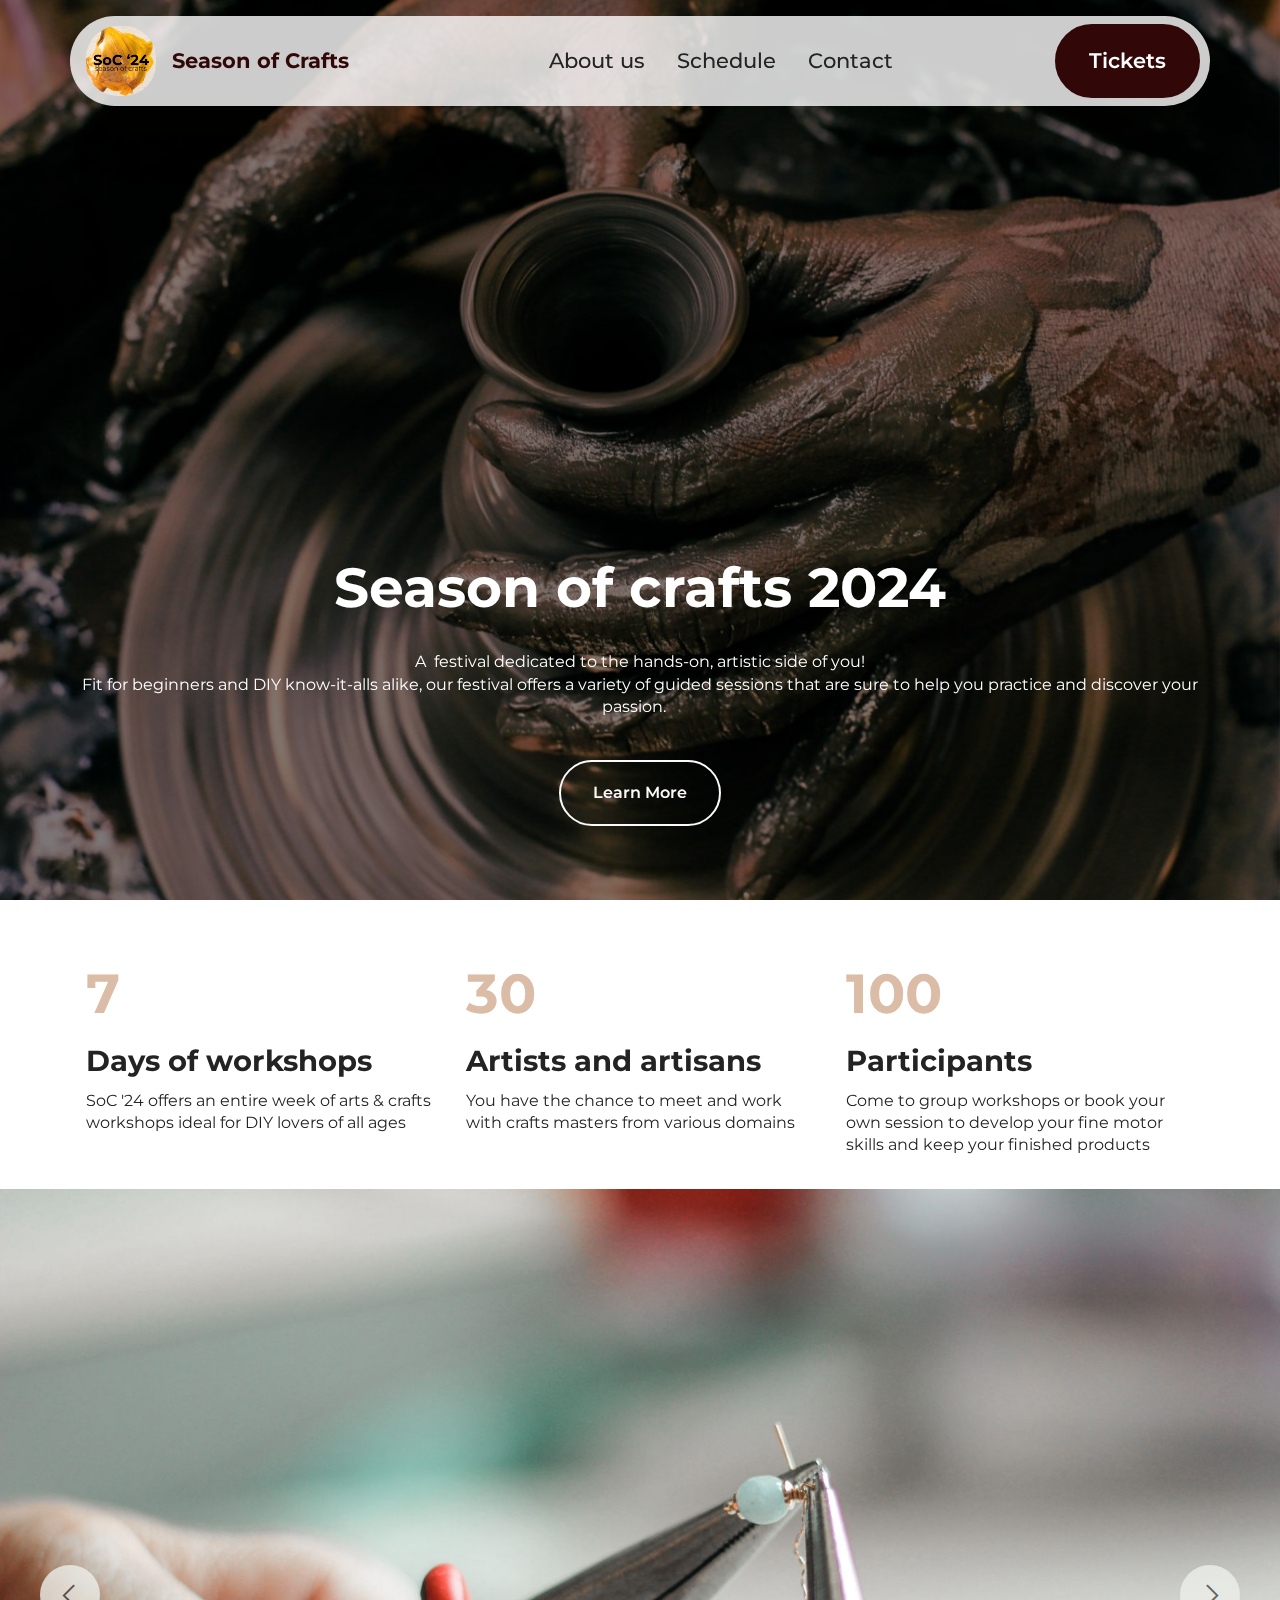
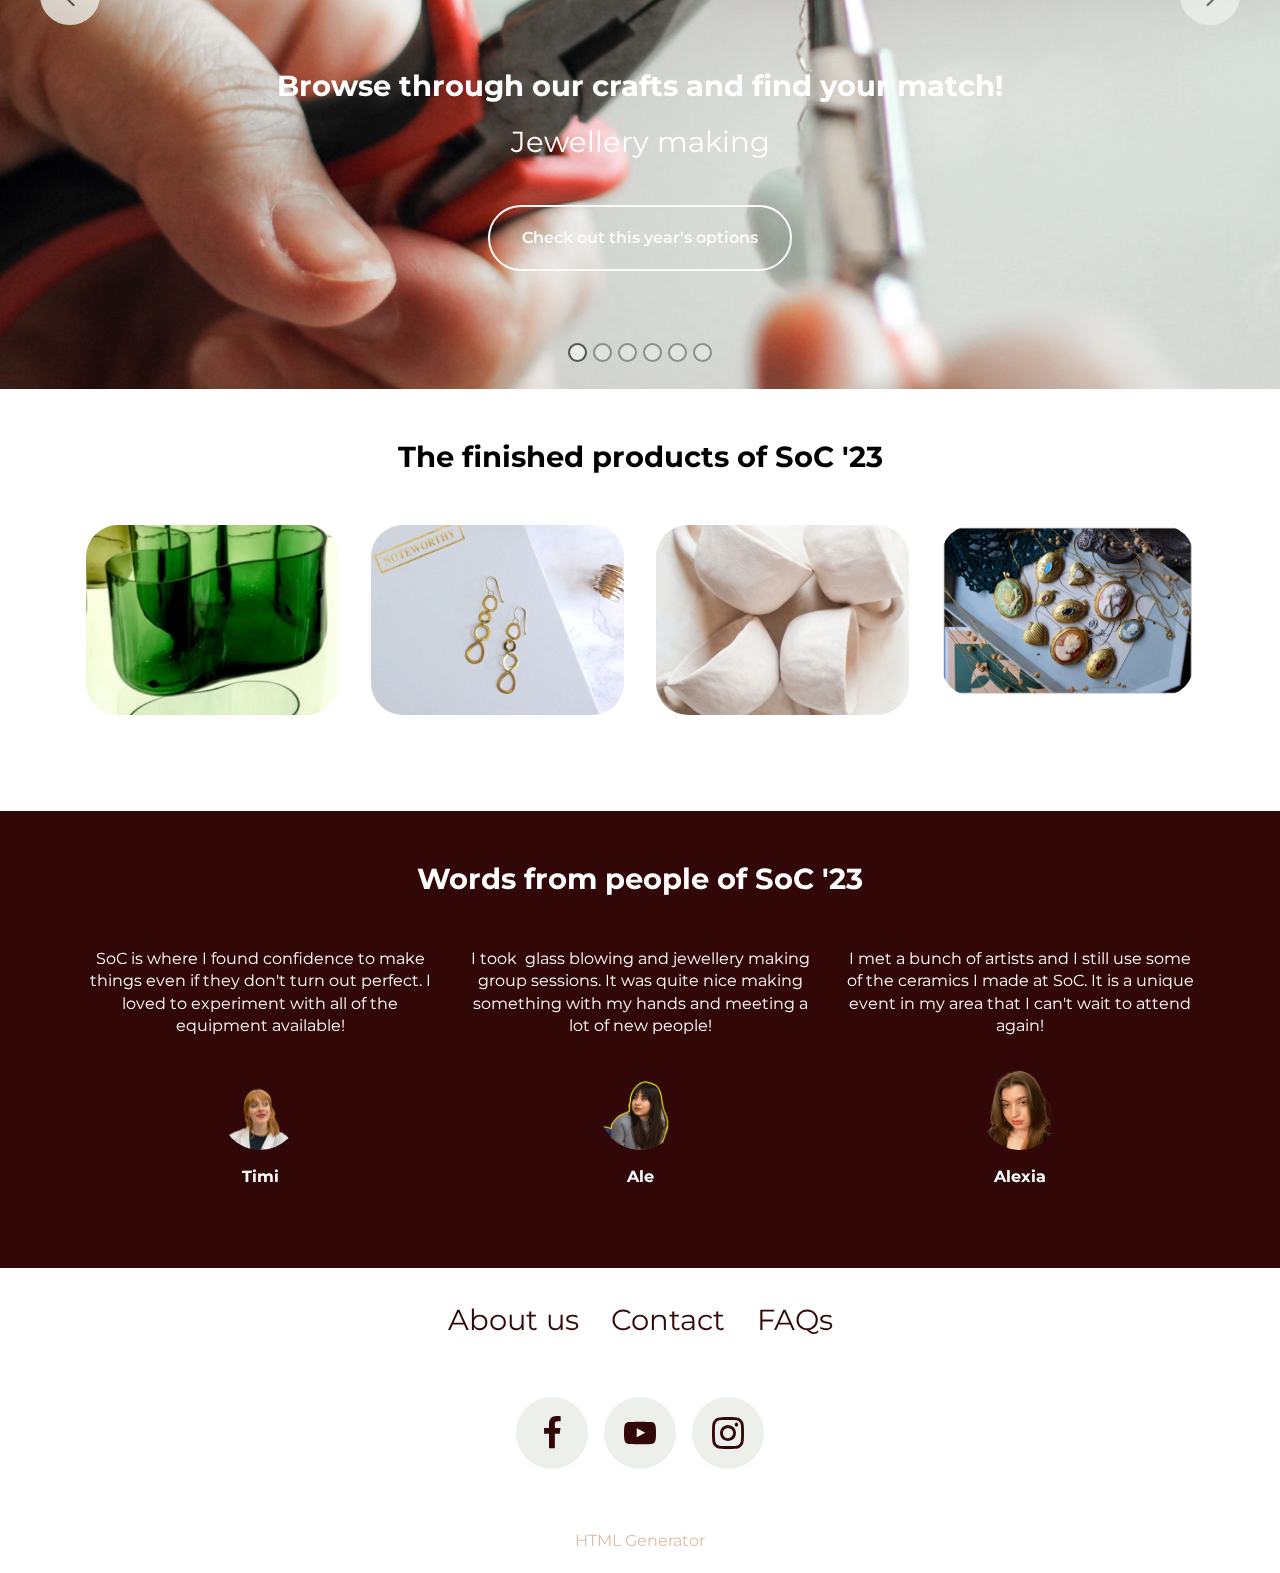
<file: index.html>
<!DOCTYPE html>
<html  >
<head>
  <!-- Site made with Mobirise Website Builder v5.9.8, https://mobirise.com -->
  <meta charset="UTF-8">
  <meta http-equiv="X-UA-Compatible" content="IE=edge">
  <meta name="generator" content="Mobirise v5.9.8, mobirise.com">
  <meta name="viewport" content="width=device-width, initial-scale=1, minimum-scale=1">
  <link rel="shortcut icon" href="assets/images/soc-1-137x137.png" type="image/x-icon">
  <meta name="description" content="">
  
  
  <title>SoC'24</title>
  <link rel="stylesheet" href="assets/web/assets/mobirise-icons2/mobirise2.css">
  <link rel="stylesheet" href="assets/bootstrap/css/bootstrap.min.css">
  <link rel="stylesheet" href="assets/bootstrap/css/bootstrap-grid.min.css">
  <link rel="stylesheet" href="assets/bootstrap/css/bootstrap-reboot.min.css">
  <link rel="stylesheet" href="assets/parallax/jarallax.css">
  <link rel="stylesheet" href="assets/web/assets/gdpr-plugin/gdpr-styles.css">
  <link rel="stylesheet" href="assets/dropdown/css/style.css">
  <link rel="stylesheet" href="assets/socicon/css/styles.css">
  <link rel="stylesheet" href="assets/theme/css/style.css">
  <link rel="preload" href="https://fonts.googleapis.com/css?family=Montserrat:100,200,300,400,500,600,700,800,900,100i,200i,300i,400i,500i,600i,700i,800i,900i&display=swap" as="style" onload="this.onload=null;this.rel='stylesheet'">
  <noscript><link rel="stylesheet" href="https://fonts.googleapis.com/css?family=Montserrat:100,200,300,400,500,600,700,800,900,100i,200i,300i,400i,500i,600i,700i,800i,900i&display=swap"></noscript>
  <link rel="preload" as="style" href="assets/mobirise/css/mbr-additional.css"><link rel="stylesheet" href="assets/mobirise/css/mbr-additional.css" type="text/css">

  
  
  
</head>
<body>
  
  <section data-bs-version="5.1" class="menu menu5 cid-tYGNb8wT4u" once="menu" id="menu05-3">
	

	<nav class="navbar navbar-dropdown navbar-fixed-top navbar-expand-lg">
		<div class="container">
			<div class="navbar-brand">
				<span class="navbar-logo">
					<a href="index.html">
						<img src="assets/images/soc-1-137x137.png" alt="Mobirise Website Builder" style="height: 4.4rem;">
					</a>
				</span>
				<span class="navbar-caption-wrap"><a class="navbar-caption text-info text-primary display-4" href="index.html">Season of Crafts&nbsp;</a></span>
			</div>
			<button class="navbar-toggler" type="button" data-toggle="collapse" data-bs-toggle="collapse" data-target="#navbarSupportedContent" data-bs-target="#navbarSupportedContent" aria-controls="navbarNavAltMarkup" aria-expanded="false" aria-label="Toggle navigation">
				<div class="hamburger">
					<span></span>
					<span></span>
					<span></span>
					<span></span>
				</div>
			</button>
			<div class="collapse navbar-collapse" id="navbarSupportedContent">
				<ul class="navbar-nav nav-dropdown" data-app-modern-menu="true"><li class="nav-item">
						<a class="nav-link link text-black text-primary display-4" href="page1.html#article04-z">About us</a>
					</li>
					<li class="nav-item">
						<a class="nav-link link text-black text-primary display-4" href="page2.html#news06-14" aria-expanded="false">Schedule</a>
					</li>
					<li class="nav-item">
						<a class="nav-link link text-black text-primary display-4" href="page3.html">Contact</a>
					</li></ul>
				<div class="navbar-buttons mbr-section-btn"><a class="btn btn-info display-4" href="page4.html#pricing01-1b">Tickets</a></div>
			</div>
		</div>
	</nav>
</section>

<section data-bs-version="5.1" class="header16 cid-tYGPGSVjBk mbr-fullscreen mbr-parallax-background" id="header17-6">
  
  <div class="mbr-overlay" style="opacity: 0.5; background-color: rgb(0, 0, 0);"></div>
  <div class="container-fluid">
    <div class="row">
      <div class="content-wrap col-12 col-md-12">
        <h1 class="mbr-section-title mbr-fonts-style mbr-white mb-4 display-1">
          <strong><br>Season of crafts 2024</strong></h1>
        
        <p class="mbr-fonts-style mbr-text mbr-white mb-4 display-7">A&nbsp; festival dedicated to the hands-on, artistic side of you! <br>Fit for beginners and DIY know-it-alls alike, our festival offers a variety of guided sessions that are sure to help you practice and discover your passion.&nbsp; &nbsp;<br></p>
        <div class="mbr-section-btn"><a class="btn btn-white-outline display-7" href="index.html#slider03-f">Learn More</a></div>
      </div>
    </div>
  </div>
</section>

<section data-bs-version="5.1" class="counter1 counters cid-tYHo0vbWL5" id="counter1-j">
	

	
	
	<div class="container">
		
		<div class="row content-row mt-4">
			
			<div class="item features-without-image col-12 col-md-6 col-lg-4 item-mb active">
				<div class="item-wrapper">
					<div class="title mb-3">
						<h3 class="count mbr-fonts-style display-1">
							7</h3>
					</div>
					<h4 class="card-title mbr-fonts-style display-5">
						<strong>Days of workshops</strong></h4>
					<p class="mbr-text card-text mbr-fonts-style mb-0 display-7">
						SoC '24 offers an entire week of arts &amp; crafts workshops ideal for DIY lovers of all ages&nbsp;</p>
				</div>
			</div>
			<div class="item features-without-image col-12 col-md-6 col-lg-4 item-mb">
				<div class="item-wrapper">
					<div class="title mb-3">
						<h3 class="count mbr-fonts-style display-1">
							30</h3>
					</div>
					<h4 class="card-title mbr-fonts-style display-5"><strong>Artists and artisans</strong></h4>
					<p class="mbr-text card-text mbr-fonts-style mb-0 display-7">You have the chance to meet and work with crafts masters from various domains</p>
				</div>
			</div><div class="item features-without-image col-12 col-md-6 col-lg-4 item-mb">
				<div class="item-wrapper">
					<div class="title mb-3">
						<h3 class="count mbr-fonts-style display-1">100</h3>
					</div>
					<h4 class="card-title mbr-fonts-style display-5">
						<strong>Participants&nbsp;</strong></h4>
					<p class="mbr-text card-text mbr-fonts-style mb-0 display-7">Come to group workshops or book your own session to develop your fine motor skills and keep your finished products&nbsp;</p>
				</div>
			</div>


		</div>
	</div>
</section>

<section data-bs-version="5.1" class="slider3 cid-tYHgXRGVt2" id="slider03-f">
    
    <div class="carousel slide" id="tYOAFYPgWq" data-interval="5000" data-bs-interval="5000">
        <ol class="carousel-indicators">
            <li data-slide-to="0" data-bs-slide-to="0" class="active" data-target="#tYOAFYPgWq" data-bs-target="#tYOAFYPgWq"></li>
            <li data-slide-to="1" data-bs-slide-to="1" data-target="#tYOAFYPgWq" data-bs-target="#tYOAFYPgWq"></li><li data-slide-to="2" data-bs-slide-to="2" data-target="#tYOAFYPgWq" data-bs-target="#tYOAFYPgWq"></li><li data-slide-to="3" data-bs-slide-to="3" data-target="#tYOAFYPgWq" data-bs-target="#tYOAFYPgWq"></li><li data-slide-to="4" data-bs-slide-to="4" data-target="#tYOAFYPgWq" data-bs-target="#tYOAFYPgWq"></li><li data-slide-to="5" data-bs-slide-to="5" data-target="#tYOAFYPgWq" data-bs-target="#tYOAFYPgWq"></li>
            
        </ol>
        <div class="carousel-inner">
            <div class="carousel-item slider-image item active">
                <div class="item-wrapper">
                    <img class="d-block w-100" src="assets/images/eleonora-jcl5scunbei-unsplash-1800x1200.jpg" alt="Mobirise Website Builder" data-slide-to="0" data-bs-slide-to="0">
                    
                    <div class="carousel-caption">
                        <h5 class="mbr-section-subtitle mbr-fonts-style mb-3 display-5"><strong>Browse through our crafts and find your match!</strong></h5>
                        <p class="mbr-section-text mbr-fonts-style mb-4 display-5">Jewellery making</p>
                        <div class="mbr-section-btn mb-5"><a class="btn btn-white-outline display-7" href="page2.html#news06-14">Check out this year's options</a></div>     
                    </div>
                </div>
            </div>
            <div class="carousel-item slider-image item">
                <div class="item-wrapper">
                    <img class="d-block w-100" src="assets/images/marilia-castelli-yclf4crn5cm-unsplash-2068x3102.jpg" alt="Mobirise Website Builder" data-slide-to="1" data-bs-slide-to="1">
                    
                    <div class="carousel-caption">
                        <h5 class="mbr-section-subtitle mbr-fonts-style mb-3 display-5"><strong>Browse through our crafts and find your match!</strong></h5>
                        <p class="mbr-section-text mbr-fonts-style mb-4 display-5">Sewing&nbsp;</p>
                        <div class="mbr-section-btn mb-5"><a class="btn btn-white-outline display-7" href="page2.html#news06-14">Check out this year's options</a></div>     
                    </div>
                </div>
            </div><div class="carousel-item slider-image item">
                <div class="item-wrapper">
                    <img class="d-block w-100" src="assets/images/dushawn-jovic-5dlrrenddww-unsplash-2068x3102.jpg" alt="Mobirise Website Builder" data-slide-to="2" data-bs-slide-to="2">
                    
                    <div class="carousel-caption">
                        <h5 class="mbr-section-subtitle mbr-fonts-style mb-3 display-5"><strong>Browse through our crafts and find your match!</strong></h5>
                        <p class="mbr-section-text mbr-fonts-style mb-4 display-5">Painting and sketching&nbsp;</p>
                        <div class="mbr-section-btn mb-5"><a class="btn btn-white-outline display-7" href="page2.html#news06-14">Check out this year's options</a></div>     
                    </div>
                </div>
            </div><div class="carousel-item slider-image item">
                <div class="item-wrapper">
                    <img class="d-block w-100" src="assets/images/quino-al-ouqfqrl2gjy-unsplash-2068x1379.jpg" alt="Mobirise Website Builder" data-slide-to="3" data-bs-slide-to="3">
                    
                    <div class="carousel-caption">
                        <h5 class="mbr-section-subtitle mbr-fonts-style mb-3 display-5"><strong>Browse through our crafts and find your match!</strong></h5>
                        <p class="mbr-section-text mbr-fonts-style mb-4 display-5">Glass blowing</p>
                        <div class="mbr-section-btn mb-5"><a class="btn btn-white-outline display-7" href="page2.html#news06-14">Check out this year's options</a></div>     
                    </div>
                </div>
            </div><div class="carousel-item slider-image item">
                <div class="item-wrapper">
                    <img class="d-block w-100" src="assets/images/anne-nygard-8q0zoznvpc8-unsplash-2068x3102.jpg" alt="Mobirise Website Builder" data-slide-to="4" data-bs-slide-to="4">
                    
                    <div class="carousel-caption">
                        <h5 class="mbr-section-subtitle mbr-fonts-style mb-3 display-5"><strong>Browse through our crafts and find your match!</strong></h5>
                        <p class="mbr-section-text mbr-fonts-style mb-4 display-5">Pottery</p>
                        <div class="mbr-section-btn mb-5"><a class="btn btn-white-outline display-7" href="page2.html#news06-14">Check out this year's options</a></div>     
                    </div>
                </div>
            </div><div class="carousel-item slider-image item">
                <div class="item-wrapper">
                    <img class="d-block w-100" src="assets/images/lucia-macedo-4i-3pkua-ci-unsplash-2068x1379.jpg" alt="Mobirise Website Builder" data-slide-to="5" data-bs-slide-to="5">
                    
                    <div class="carousel-caption">
                        <h5 class="mbr-section-subtitle mbr-fonts-style mb-3 display-5"><div><strong>Browse through our crafts and find your match!</strong></div></h5>
                        <p class="mbr-section-text mbr-fonts-style mb-4 display-5">Knitting</p>
                        <div class="mbr-section-btn mb-5"><a class="btn btn-white-outline display-7" href="page2.html#news06-14">Check out this year's options</a></div>     
                    </div>
                </div>
            </div>
            
        </div>
        <a class="carousel-control carousel-control-prev" role="button" data-slide="prev" data-bs-slide="prev" href="#tYOAFYPgWq">
            <span class="mobi-mbri mobi-mbri-arrow-prev" aria-hidden="true"></span>
            <span class="sr-only visually-hidden">Previous</span>
        </a>
        <a class="carousel-control carousel-control-next" role="button" data-slide="next" data-bs-slide="next" href="#tYOAFYPgWq">
            <span class="mobi-mbri mobi-mbri-arrow-next" aria-hidden="true"></span>
            <span class="sr-only visually-hidden">Next</span>
        </a>
    </div>
</section>

<section data-bs-version="5.1" class="gallery3 cid-tYHq6L0Um5" id="gallery03-l">
    
    
    <div class="container">
      <div class="row justify-content-center">
        <div class="col-12 content-head">
          <div class="mbr-section-head mb-5">
            <h4 class="mbr-section-title mbr-fonts-style align-center mb-0 display-5">
              <strong>The finished products of SoC '23</strong></h4>
            
          </div>
        </div>
      </div>
      <div class="row">
        <div class="item features-image mb-4 col-6 col-md-4 col-lg-3">
          <div class="item-wrapper">
            <div class="item-img mb-3">
              <img src="assets/images/hayffield-l-6etqptddwd8-unsplash-1-575x906.jpeg" alt="Mobirise Website Builder" title="" data-slide-to="0" data-bs-slide-to="0">
            </div>
            
          </div>
        </div>
        <div class="item features-image mb-4 col-6 col-md-4 col-lg-3">
          <div class="item-wrapper">
            <div class="item-img mb-3">
              <img src="assets/images/eleni-koureas-0hv7w-p410w-unsplash-575x599.jpeg" alt="Mobirise Website Builder" title="" data-slide-to="1" data-bs-slide-to="1">
            </div>
            
          </div>
        </div>
        <div class="item features-image mb-4 col-6 col-md-4 col-lg-3">
          <div class="item-wrapper">
            <div class="item-img mb-3">
              <img src="assets/images/diana-light-3-6mitmmygi-unsplash-575x863.jpeg" alt="Mobirise Website Builder" title="" data-slide-to="2" data-bs-slide-to="2">
            </div>
            
          </div>
        </div><div class="item features-image mb-4 col-6 col-md-4 col-lg-3">
          <div class="item-wrapper">
            <div class="item-img mb-3">
              <img src="assets/images/anne-cooper-dzimel27z0w-unsplash-4740x3200.jpg" alt="Mobirise Website Builder" title="" data-slide-to="3" data-bs-slide-to="3">
            </div>
            
          </div>
        </div>
        
      </div>
    </div>
  </section>

<section data-bs-version="5.1" class="people05 cid-tYHq2m4OMZ" id="people05-k">
	

	
	
	<div class="container">
		<div class="row mb-5 justify-content-center">
			<div class="col-12 mb-0 content-head">
				<h3 class="mbr-section-title mbr-fonts-style align-center mb-0 display-5">
					<strong>Words from people of SoC '23</strong></h3>
				
			</div>
		</div>
		<div class="row">
			<div class="item features-without-image col-12 col-md-6 col-lg-4 active">
				<div class="item-wrapper">
					<div class="card-box align-left">
						<p class="card-text mbr-fonts-style display-7">
							SoC is where I found confidence to make things even if they don't turn out perfect. I loved to experiment with all of the equipment available!</p>
						<div class="img-wrapper mt-4 mb-3">
							<img src="assets/images/whatsapp-image-2023-12-17-at-15.39.42-removebg-preview-160x213.png" alt="" data-slide-to="0" data-bs-slide-to="0">
						</div>
						<h5 class="card-title mbr-fonts-style display-7">
							<strong>Timi</strong></h5>
					</div>
				</div>
			</div><div class="item features-without-image col-12 col-md-6 col-lg-4">
				<div class="item-wrapper">
					<div class="card-box align-left">
						<p class="card-text mbr-fonts-style display-7">
							I took&nbsp; glass blowing and jewellery making group sessions. It was quite nice making something with my hands and meeting a lot of new people!</p>
						<div class="img-wrapper mt-4 mb-3">
							<img src="assets/images/whatsapp-image-2023-12-17-at-15.40.04-removebg-preview-160x160.png" data-slide-to="1" data-bs-slide-to="1" alt="">
						</div>
						<h5 class="card-title mbr-fonts-style display-7">
							<strong>Ale</strong></h5>
					</div>
				</div>
			</div>
			<div class="item features-without-image col-12 col-md-6 col-lg-4">
				<div class="item-wrapper">
					<div class="card-box align-left">
						<p class="card-text mbr-fonts-style display-7">I met a bunch of artists and I still use some of the ceramics I made at SoC. It is a unique event in my area that I can't wait to attend again!</p>
						<div class="img-wrapper mt-4 mb-3">
							<img src="assets/images/whatsapp-image-2023-12-17-at-15.42.01-removebg-preview-160x284.png" data-slide-to="0" data-bs-slide-to="0" alt="">
						</div>
						<h5 class="card-title mbr-fonts-style display-7">
							<strong>Alexia</strong></h5>
					</div>
				</div>
			</div>
			
			
			
			
		</div>
	</div>
</section>

<section data-bs-version="5.1" class="footer3 cid-tYHJKgP4Qj mbr-parallax-background" once="footers" id="footer03-r">

        

    <div class="mbr-overlay" style="opacity: 0.5; background-color: rgb(255, 255, 255);">
    </div>

    <div class="container">
        <div class="row">
            <div class="row-links">
                <ul class="header-menu">
                  
                  
                  
                  
                <li class="header-menu-item mbr-fonts-style display-5"><a href="page1.html" class="text-info">About us</a></li><li class="header-menu-item mbr-fonts-style display-5"><a href="page3.html" class="text-info">Contact</a></li><li class="header-menu-item mbr-fonts-style display-5"><a href="page4.html#list02-1c" class="text-info">FAQs</a></li></ul>
              </div>

            <div class="col-12 mt-4">
                <div class="social-row">
                    <div class="soc-item">
                        <a href="http://facebook.com" target="_blank">
                            <span class="mbr-iconfont display-7 socicon-facebook socicon"></span>
                        </a>
                    </div>
                    <div class="soc-item">
                        <a href="http://youtube.com" target="_blank">
                            <span class="mbr-iconfont socicon-youtube socicon"></span>
                        </a>
                    </div>
                    <div class="soc-item">
                        <a href="http://instagram.com" target="_blank">
                            <span class="mbr-iconfont socicon-instagram socicon"></span>
                        </a>
                    </div>
                    
                    
                </div>
            </div>
            
        </div>
    </div>
</section><section class="display-7" style="padding: 0;align-items: center;justify-content: center;flex-wrap: wrap;    align-content: center;display: flex;position: relative;height: 4rem;"><a href="https://mobiri.se/3123839" style="flex: 1 1;height: 4rem;position: absolute;width: 100%;z-index: 1;"><img alt="" style="height: 4rem;" src="[data-uri]"></a><p style="margin: 0;text-align: center;" class="display-7">&#8204;</p><a style="z-index:1" href="https://mobirise.com/html-builder.html">HTML Generator</a></section><script src="assets/bootstrap/js/bootstrap.bundle.min.js"></script>  <script src="assets/parallax/jarallax.js"></script>  <script src="assets/smoothscroll/smooth-scroll.js"></script>  <script src="assets/ytplayer/index.js"></script>  <script src="assets/dropdown/js/navbar-dropdown.js"></script>  <script src="assets/viewportchecker/viewportchecker.js"></script>  <script src="assets/theme/js/script.js"></script>  
  
  
</body>
</html>
</file>
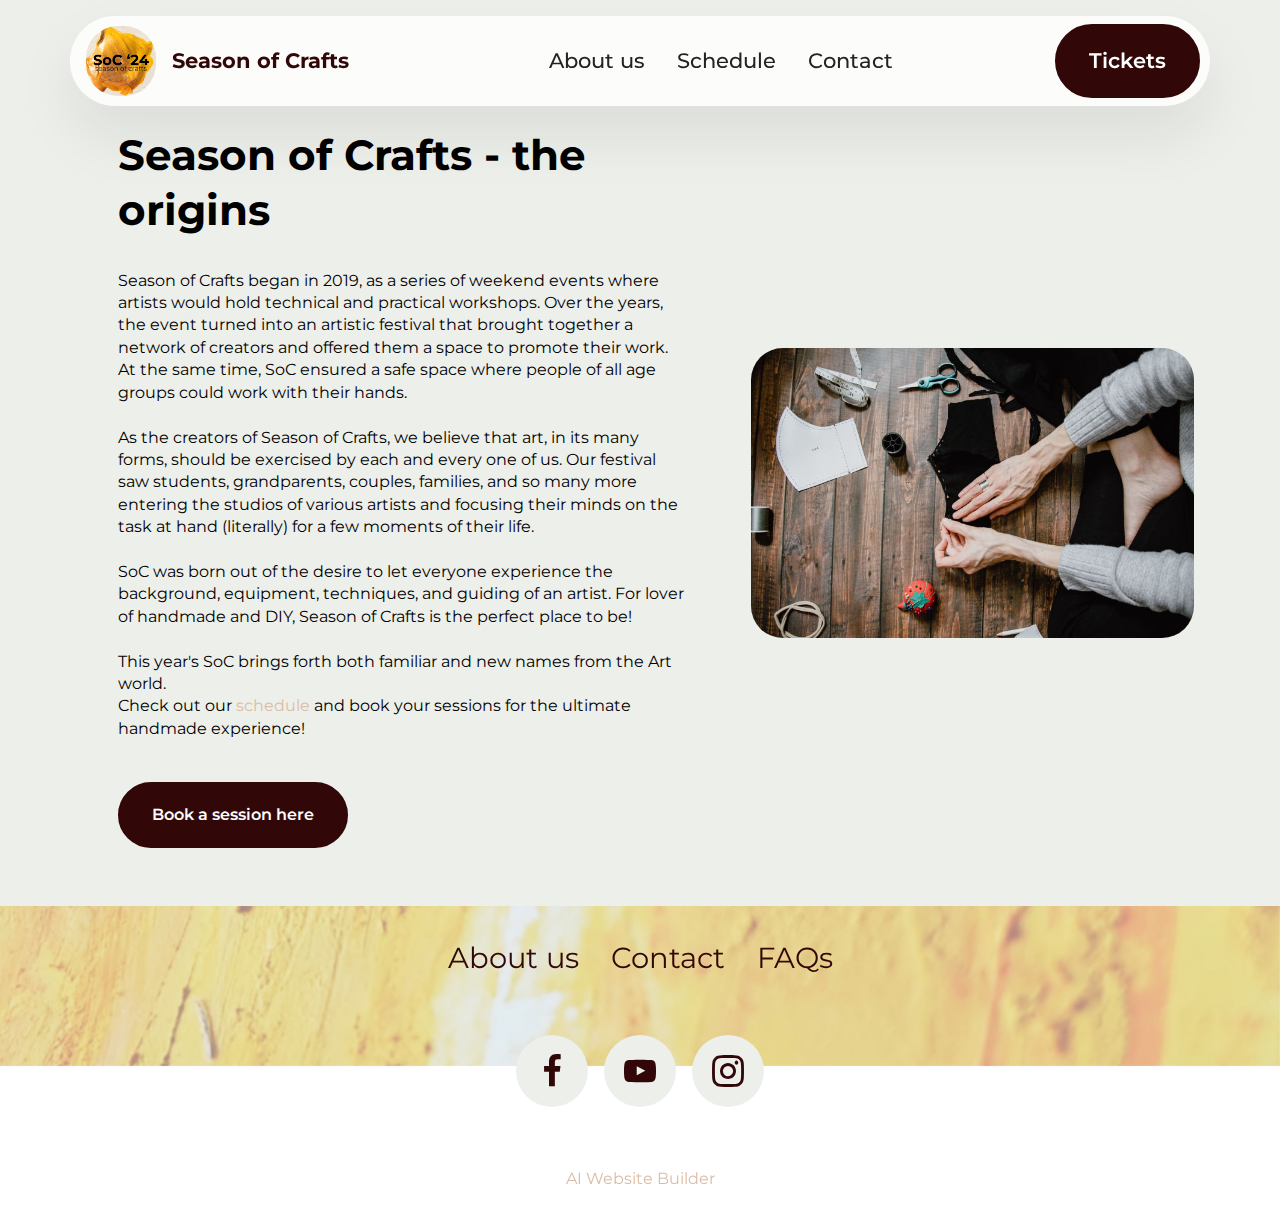
<file: page1.html>
<!DOCTYPE html>
<html  >
<head>
  <!-- Site made with Mobirise Website Builder v5.9.8, https://mobirise.com -->
  <meta charset="UTF-8">
  <meta http-equiv="X-UA-Compatible" content="IE=edge">
  <meta name="generator" content="Mobirise v5.9.8, mobirise.com">
  <meta name="viewport" content="width=device-width, initial-scale=1, minimum-scale=1">
  <link rel="shortcut icon" href="assets/images/soc-1-137x137.png" type="image/x-icon">
  <meta name="description" content="">
  
  
  <title>About us</title>
  <link rel="stylesheet" href="assets/bootstrap/css/bootstrap.min.css">
  <link rel="stylesheet" href="assets/bootstrap/css/bootstrap-grid.min.css">
  <link rel="stylesheet" href="assets/bootstrap/css/bootstrap-reboot.min.css">
  <link rel="stylesheet" href="assets/parallax/jarallax.css">
  <link rel="stylesheet" href="assets/web/assets/gdpr-plugin/gdpr-styles.css">
  <link rel="stylesheet" href="assets/dropdown/css/style.css">
  <link rel="stylesheet" href="assets/socicon/css/styles.css">
  <link rel="stylesheet" href="assets/theme/css/style.css">
  <link rel="preload" href="https://fonts.googleapis.com/css?family=Montserrat:100,200,300,400,500,600,700,800,900,100i,200i,300i,400i,500i,600i,700i,800i,900i&display=swap" as="style" onload="this.onload=null;this.rel='stylesheet'">
  <noscript><link rel="stylesheet" href="https://fonts.googleapis.com/css?family=Montserrat:100,200,300,400,500,600,700,800,900,100i,200i,300i,400i,500i,600i,700i,800i,900i&display=swap"></noscript>
  <link rel="preload" as="style" href="assets/mobirise/css/mbr-additional.css"><link rel="stylesheet" href="assets/mobirise/css/mbr-additional.css" type="text/css">

  
  
  
</head>
<body>
  
  <section data-bs-version="5.1" class="menu menu5 cid-tYGNb8wT4u" once="menu" id="menu05-s">
	

	<nav class="navbar navbar-dropdown navbar-fixed-top navbar-expand-lg">
		<div class="container">
			<div class="navbar-brand">
				<span class="navbar-logo">
					<a href="index.html">
						<img src="assets/images/soc-1-137x137.png" alt="Mobirise Website Builder" style="height: 4.4rem;">
					</a>
				</span>
				<span class="navbar-caption-wrap"><a class="navbar-caption text-info text-primary display-4" href="index.html">Season of Crafts&nbsp;</a></span>
			</div>
			<button class="navbar-toggler" type="button" data-toggle="collapse" data-bs-toggle="collapse" data-target="#navbarSupportedContent" data-bs-target="#navbarSupportedContent" aria-controls="navbarNavAltMarkup" aria-expanded="false" aria-label="Toggle navigation">
				<div class="hamburger">
					<span></span>
					<span></span>
					<span></span>
					<span></span>
				</div>
			</button>
			<div class="collapse navbar-collapse" id="navbarSupportedContent">
				<ul class="navbar-nav nav-dropdown" data-app-modern-menu="true"><li class="nav-item">
						<a class="nav-link link text-black text-primary display-4" href="page1.html">About us</a>
					</li>
					<li class="nav-item">
						<a class="nav-link link text-black text-primary display-4" href="page2.html#news06-14" aria-expanded="false">Schedule</a>
					</li>
					<li class="nav-item">
						<a class="nav-link link text-black text-primary display-4" href="page3.html">Contact</a>
					</li></ul>
				<div class="navbar-buttons mbr-section-btn"><a class="btn btn-info display-4" href="page4.html">Tickets</a></div>
			</div>
		</div>
	</nav>
</section>

<section data-bs-version="5.1" class="article4 cid-tYHUoIa9qP" id="article04-z">
	

	
	

	<div class="container">
		<div class="row justify-content-center">
			<div class="col-12 col-md-12 col-lg-5 image-wrapper">
				<img class="w-100" src="assets/images/kelly-sikkema-4ljws2ttmek-unsplash-736x481.jpg" alt="Mobirise Website Builder">
			</div>
			<div class="col-12 col-md-12 col-lg">
				<div class="text-wrapper align-left">
					<h1 class="mbr-section-title mbr-fonts-style mb-4 display-2">
						<strong>Season of Crafts - the origins</strong></h1>
					<p class="mbr-text mbr-fonts-style mb-4 display-7">Season of Crafts began in 2019, as a series of weekend events where artists would hold technical and practical workshops. Over the years, the event turned into an artistic festival that brought together a network of creators and offered them a space to promote their work. At the same time, SoC ensured a safe space where people of all age groups could work with their hands. <br><br>As the creators of Season of Crafts, we believe that art, in its many forms, should be exercised by each and every one of us. Our festival saw students, grandparents, couples, families, and so many more entering the studios of various artists and focusing their minds on the task at hand (literally) for a few moments of their life.<br><br>SoC was born out of the desire to let everyone experience the background, equipment, techniques, and guiding of an artist. For lover of handmade and DIY, Season of Crafts is the perfect place to be!<br><br>This year's SoC brings forth both familiar and new names from the Art world.<br>Check out our <a href="page2.html" class="text-primary">schedule</a> and book your sessions for the ultimate handmade experience!</p>
					<div class="mbr-section-btn mt-3"><a class="btn btn-lg btn-info display-7" href="page4.html">Book a session here</a></div>
				</div>
			</div>
		</div>
	</div>
</section>

<section data-bs-version="5.1" class="footer3 cid-tYHJKgP4Qj mbr-parallax-background" once="footers" id="footer03-t">

        

    <div class="mbr-overlay" style="opacity: 0.5; background-color: rgb(255, 255, 255);">
    </div>

    <div class="container">
        <div class="row">
            <div class="row-links">
                <ul class="header-menu">
                  
                  
                  
                  
                <li class="header-menu-item mbr-fonts-style display-5"><a href="page1.html" class="text-info">About us</a></li><li class="header-menu-item mbr-fonts-style display-5"><a href="page3.html" class="text-info">Contact</a></li><li class="header-menu-item mbr-fonts-style display-5"><a href="page4.html#list02-1c" class="text-info">FAQs</a></li></ul>
              </div>

            <div class="col-12 mt-4">
                <div class="social-row">
                    <div class="soc-item">
                        <a href="http://facebook.com" target="_blank">
                            <span class="mbr-iconfont display-7 socicon-facebook socicon"></span>
                        </a>
                    </div>
                    <div class="soc-item">
                        <a href="http://youtube.com" target="_blank">
                            <span class="mbr-iconfont socicon-youtube socicon"></span>
                        </a>
                    </div>
                    <div class="soc-item">
                        <a href="http://instagram.com" target="_blank">
                            <span class="mbr-iconfont socicon-instagram socicon"></span>
                        </a>
                    </div>
                    
                    
                </div>
            </div>
            
        </div>
    </div>
</section><section class="display-7" style="padding: 0;align-items: center;justify-content: center;flex-wrap: wrap;    align-content: center;display: flex;position: relative;height: 4rem;"><a href="https://mobiri.se/3123839" style="flex: 1 1;height: 4rem;position: absolute;width: 100%;z-index: 1;"><img alt="" style="height: 4rem;" src="[data-uri]"></a><p style="margin: 0;text-align: center;" class="display-7">&#8204;</p><a style="z-index:1" href="https://mobirise.com/builder/ai-website-builder.html">AI Website Builder</a></section><script src="assets/bootstrap/js/bootstrap.bundle.min.js"></script>  <script src="assets/parallax/jarallax.js"></script>  <script src="assets/smoothscroll/smooth-scroll.js"></script>  <script src="assets/ytplayer/index.js"></script>  <script src="assets/dropdown/js/navbar-dropdown.js"></script>  <script src="assets/theme/js/script.js"></script>  
  
  
</body>
</html>
</file>
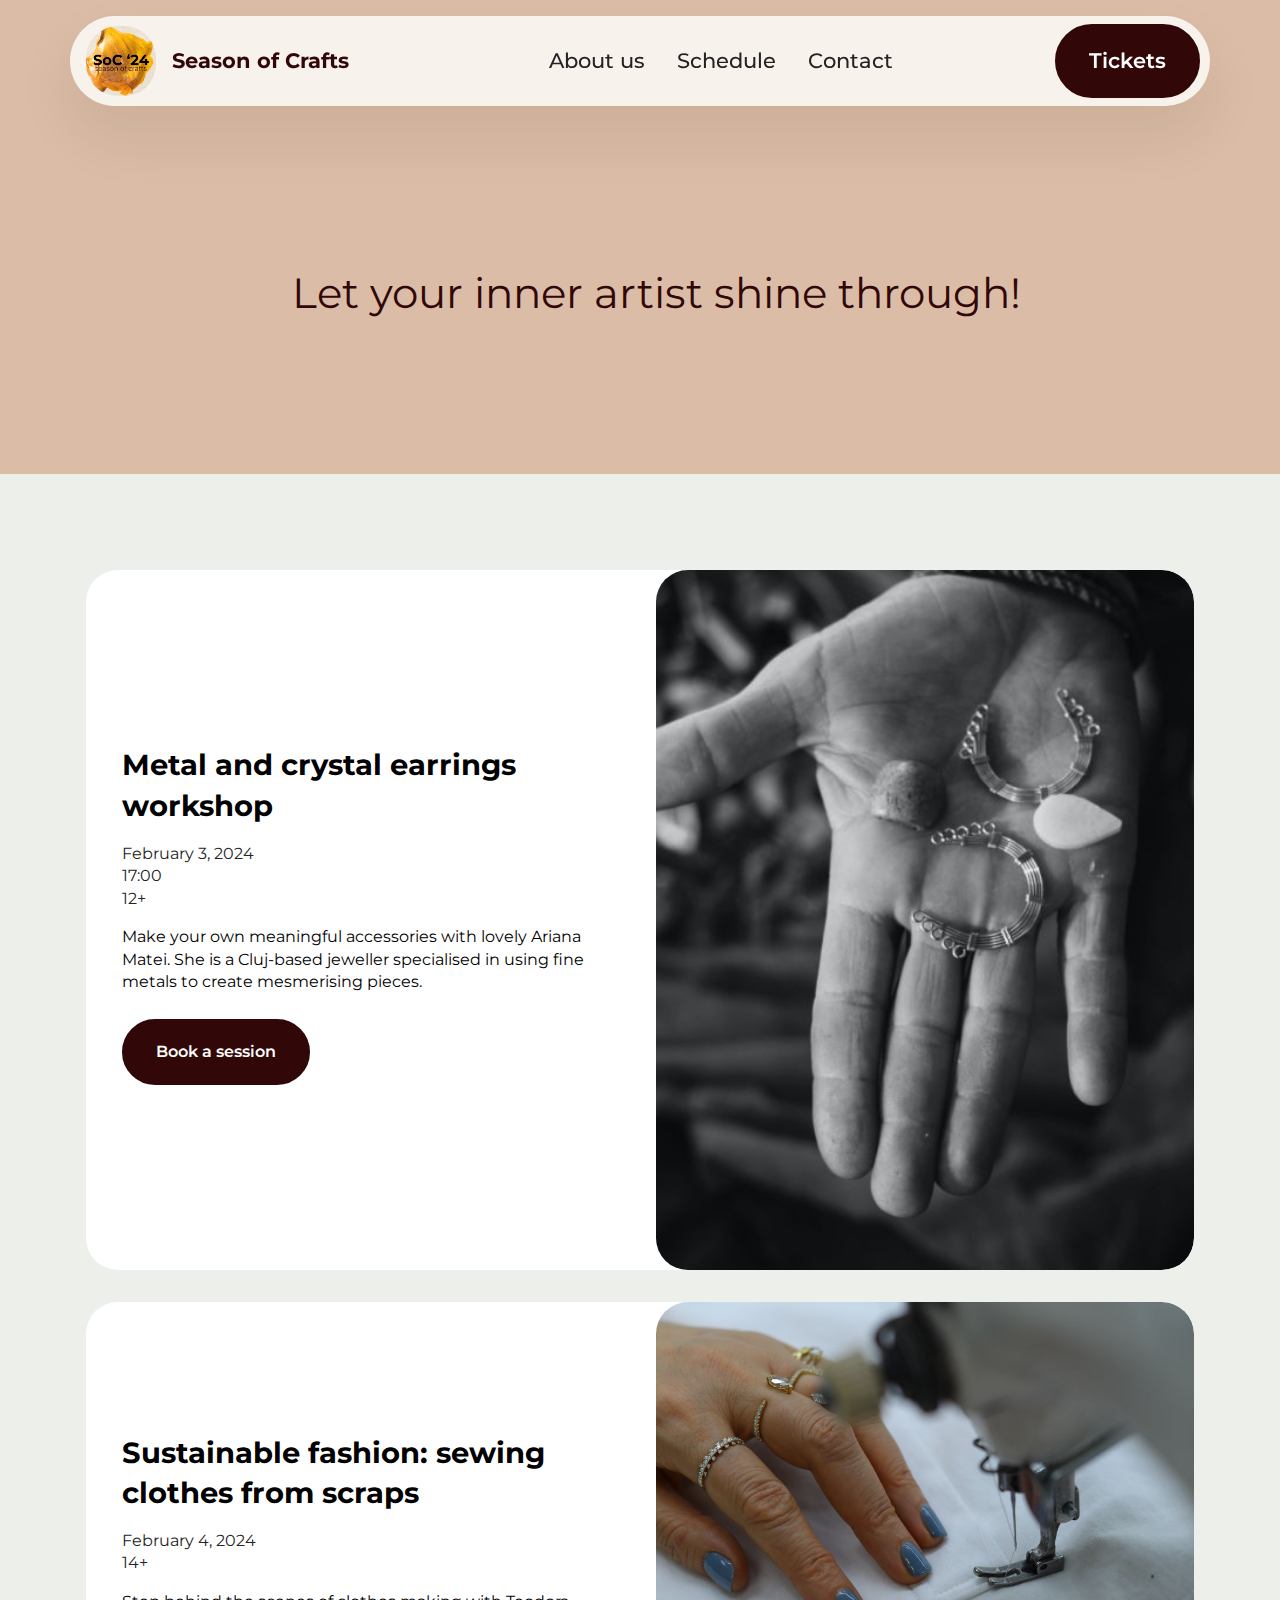
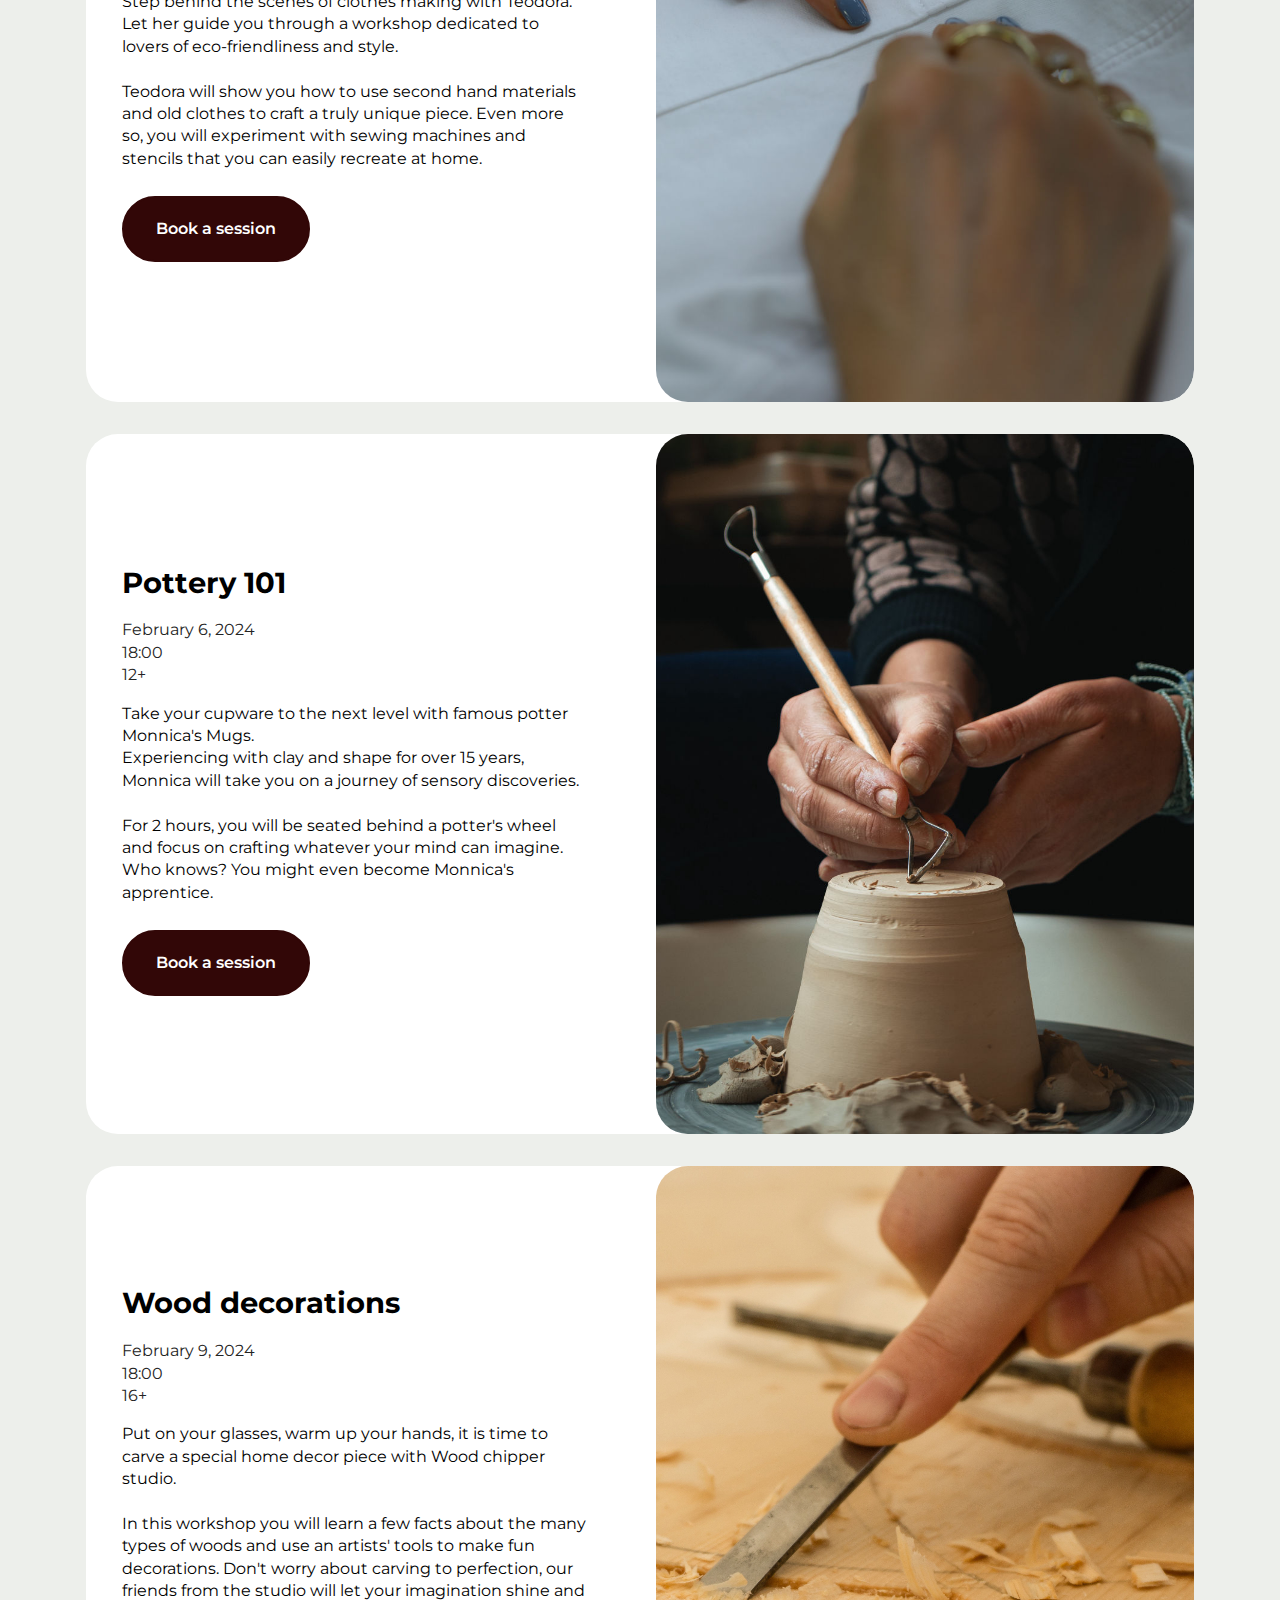
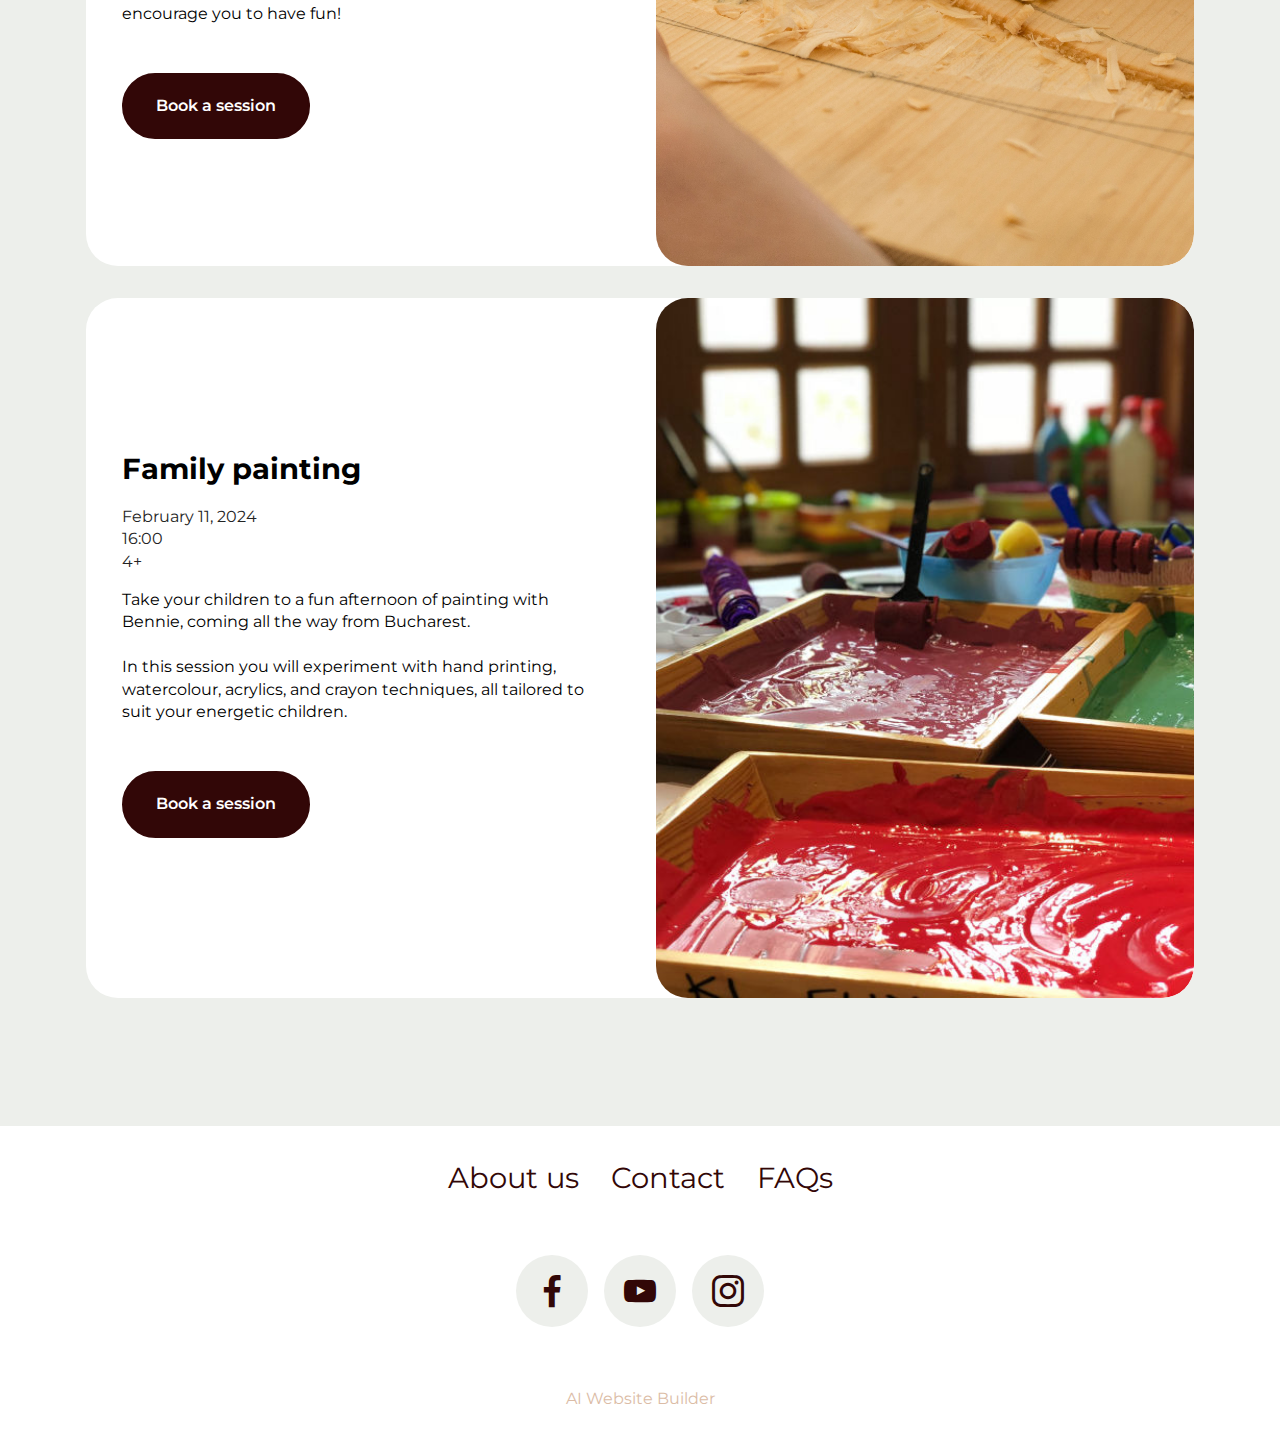
<file: page2.html>
<!DOCTYPE html>
<html  >
<head>
  <!-- Site made with Mobirise Website Builder v5.9.8, https://mobirise.com -->
  <meta charset="UTF-8">
  <meta http-equiv="X-UA-Compatible" content="IE=edge">
  <meta name="generator" content="Mobirise v5.9.8, mobirise.com">
  <meta name="viewport" content="width=device-width, initial-scale=1, minimum-scale=1">
  <link rel="shortcut icon" href="assets/images/soc-1-137x137.png" type="image/x-icon">
  <meta name="description" content="">
  
  
  <title>Schedule</title>
  <link rel="stylesheet" href="assets/bootstrap/css/bootstrap.min.css">
  <link rel="stylesheet" href="assets/bootstrap/css/bootstrap-grid.min.css">
  <link rel="stylesheet" href="assets/bootstrap/css/bootstrap-reboot.min.css">
  <link rel="stylesheet" href="assets/parallax/jarallax.css">
  <link rel="stylesheet" href="assets/web/assets/gdpr-plugin/gdpr-styles.css">
  <link rel="stylesheet" href="assets/dropdown/css/style.css">
  <link rel="stylesheet" href="assets/socicon/css/styles.css">
  <link rel="stylesheet" href="assets/theme/css/style.css">
  <link rel="preload" href="https://fonts.googleapis.com/css?family=Montserrat:100,200,300,400,500,600,700,800,900,100i,200i,300i,400i,500i,600i,700i,800i,900i&display=swap" as="style" onload="this.onload=null;this.rel='stylesheet'">
  <noscript><link rel="stylesheet" href="https://fonts.googleapis.com/css?family=Montserrat:100,200,300,400,500,600,700,800,900,100i,200i,300i,400i,500i,600i,700i,800i,900i&display=swap"></noscript>
  <link rel="preload" as="style" href="assets/mobirise/css/mbr-additional.css"><link rel="stylesheet" href="assets/mobirise/css/mbr-additional.css" type="text/css">

  
  
  
</head>
<body>
  
  <section data-bs-version="5.1" class="menu menu5 cid-tYGNb8wT4u" once="menu" id="menu05-x">
	

	<nav class="navbar navbar-dropdown navbar-fixed-top navbar-expand-lg">
		<div class="container">
			<div class="navbar-brand">
				<span class="navbar-logo">
					<a href="index.html">
						<img src="assets/images/soc-1-137x137.png" alt="Mobirise Website Builder" style="height: 4.4rem;">
					</a>
				</span>
				<span class="navbar-caption-wrap"><a class="navbar-caption text-info text-primary display-4" href="index.html">Season of Crafts&nbsp;</a></span>
			</div>
			<button class="navbar-toggler" type="button" data-toggle="collapse" data-bs-toggle="collapse" data-target="#navbarSupportedContent" data-bs-target="#navbarSupportedContent" aria-controls="navbarNavAltMarkup" aria-expanded="false" aria-label="Toggle navigation">
				<div class="hamburger">
					<span></span>
					<span></span>
					<span></span>
					<span></span>
				</div>
			</button>
			<div class="collapse navbar-collapse" id="navbarSupportedContent">
				<ul class="navbar-nav nav-dropdown" data-app-modern-menu="true"><li class="nav-item">
						<a class="nav-link link text-black text-primary display-4" href="page1.html#article04-z">About us</a>
					</li>
					<li class="nav-item">
						<a class="nav-link link text-black text-primary display-4" href="page2.html#news06-14" aria-expanded="false">Schedule</a>
					</li>
					<li class="nav-item">
						<a class="nav-link link text-black text-primary display-4" href="page3.html">Contact</a>
					</li></ul>
				<div class="navbar-buttons mbr-section-btn"><a class="btn btn-info display-4" href="page4.html#pricing01-1b">Tickets</a></div>
			</div>
		</div>
	</nav>
</section>

<section data-bs-version="5.1" class="article6 cid-tYOrsYAQwl" id="article06-1f">
	

	
	
	<div class="container">
		<div class="row justify-content-center">
			<div class="card col-md-12 col-lg-12">
				<div class="card-wrapper">
					<div class="card-box align-left">
						<h4 class="card-title mbr-fonts-style display-2"><p>
							&nbsp; &nbsp;Let your inner artist shine through!</p></h4>
						
						
					</div>
				</div>
			</div>
		</div>
	</div>
</section>

<section data-bs-version="5.1" class="news06 cid-tYI0uRofw5" id="news06-14">
  

  
  

  <div class="container">
    <div class="row justify-content-center">
      
    </div>
    <div class="row justify-content-center align-items-center item features-image mb-4 active">
      <div class="col-12 ">
        <div class="item-wrapper">
          <div class="row">
            <div class="col-12 col-md-12 col-lg-6 image-wrapper">
              <img class="w-100" src="assets/images/matheus-ferrero-qgsxt40lyww-unsplash-896x597.jpg" alt="Mobirise Website Builder" data-slide-to="0" data-bs-slide-to="0">
            </div>
            <div class="col-12 col-lg col-md-12">
              <div class="text-wrapper align-left">
                <h5 class="mbr-section-title mbr-fonts-style mb-3 display-5"><strong>Metal and crystal earrings workshop&nbsp;</strong></h5>
                <p class="price mbr-fonts-style mb-3 display-7">February 3, 2024<br>17:00<br>12+</p>
                <p class="mbr-text mbr-fonts-style mb-3 display-7">Make your own meaningful accessories with lovely Ariana Matei. She is a Cluj-based jeweller specialised in using fine metals to create mesmerising pieces.&nbsp; &nbsp;</p>
                <div class="mbr-section-btn mt-3"><a class="btn btn-lg btn-info display-7" href="page4.html">Book a session</a></div>
              </div>
            </div>
          </div>
        </div>
      </div>
    </div>
    <div class="row justify-content-center align-items-center item features-image mb-4">
      <div class="col-12">
        <div class="item-wrapper">
          <div class="row">
            <div class="col-12 col-md-12 col-lg-6 image-wrapper">
              <img class="w-100" src="assets/images/reuben-kibkmc48ctg-unsplash-896x1344.jpg" alt="Mobirise Website Builder" data-slide-to="1" data-bs-slide-to="1">
            </div>
            <div class="col-12 col-lg col-md-12">
              <div class="text-wrapper align-left">
                <h5 class="mbr-section-title mbr-fonts-style mb-3 display-5"><strong>Sustainable fashion: sewing clothes from scraps</strong></h5>
                <p class="price mbr-fonts-style mb-3 display-7">
                  February 4, 2024<br>14+</p>
                <p class="mbr-text mbr-fonts-style mb-3 display-7">Step behind the scenes of clothes making with Teodora. Let her guide you through a workshop dedicated to lovers of eco-friendliness and style. <br><br>Teodora will show you how to use second hand materials and old clothes to craft a truly unique piece. Even more so, you will experiment with sewing machines and stencils that you can easily recreate at home.&nbsp;&nbsp;</p>
                <div class="mbr-section-btn mt-3"><a class="btn btn-lg btn-info display-7" href="page4.html">Book a session</a></div>
              </div>
            </div>
          </div>
        </div>
      </div>
    </div><div class="row justify-content-center align-items-center item features-image mb-4">
      <div class="col-12">
        <div class="item-wrapper">
          <div class="row">
            <div class="col-12 col-md-12 col-lg-6 image-wrapper">
              <img class="w-100" src="assets/images/aedrian-bshm9vkzgw8-unsplash-896x1344.jpg" alt="Mobirise Website Builder" data-slide-to="2" data-bs-slide-to="2">
            </div>
            <div class="col-12 col-lg col-md-12">
              <div class="text-wrapper align-left">
                <h5 class="mbr-section-title mbr-fonts-style mb-3 display-5"><strong>Pottery 101</strong></h5>
                <p class="price mbr-fonts-style mb-3 display-7">
                  February 6, 2024<br>18:00<br>12+</p>
                <p class="mbr-text mbr-fonts-style mb-3 display-7">Take your cupware to the next level with famous potter Monnica's Mugs.&nbsp;<br>Experiencing with clay and shape for over 15 years, Monnica will take you on a journey of sensory discoveries. <br><br>For 2 hours, you will be seated behind a potter's wheel and focus on crafting whatever your mind can imagine.<br>Who knows? You might even become Monnica's apprentice.&nbsp;</p>
                <div class="mbr-section-btn mt-3"><a class="btn btn-lg btn-info display-7" href="page4.html">Book a session</a></div>
              </div>
            </div>
          </div>
        </div>
      </div>
    </div><div class="row justify-content-center align-items-center item features-image mb-4">
      <div class="col-12">
        <div class="item-wrapper">
          <div class="row">
            <div class="col-12 col-md-12 col-lg-6 image-wrapper">
              <img class="w-100" src="assets/images/dominik-scythe-3civvzje6lk-unsplash-5394x2723.jpg" alt="Mobirise Website Builder" data-slide-to="3" data-bs-slide-to="3">
            </div>
            <div class="col-12 col-lg col-md-12">
              <div class="text-wrapper align-left">
                <h5 class="mbr-section-title mbr-fonts-style mb-3 display-5"><strong>Wood decorations</strong></h5>
                <p class="price mbr-fonts-style mb-3 display-7">
                  February 9, 2024<br>18:00<br>16+<br></p>
                <p class="mbr-text mbr-fonts-style mb-3 display-7">Put on your glasses, warm up your hands, it is time to carve a special home decor piece with Wood chipper studio.&nbsp;<br><br>In this workshop you will learn a few facts about the many types of woods and use an artists' tools to make fun decorations. Don't worry about carving to perfection, our friends from the studio will let your imagination shine and encourage you to have fun!<br><br></p>
                <div class="mbr-section-btn mt-3"><a class="btn btn-lg btn-info display-7" href="page4.html">Book a session</a></div>
              </div>
            </div>
          </div>
        </div>
      </div>
    </div><div class="row justify-content-center align-items-center item features-image mb-4">
      <div class="col-12">
        <div class="item-wrapper">
          <div class="row">
            <div class="col-12 col-md-12 col-lg-6 image-wrapper">
              <img class="w-100" src="assets/images/gautam-arora-ftv8lhxeoic-unsplash-896x672.jpg" alt="Mobirise Website Builder" data-slide-to="4" data-bs-slide-to="4">
            </div>
            <div class="col-12 col-lg col-md-12">
              <div class="text-wrapper align-left">
                <h5 class="mbr-section-title mbr-fonts-style mb-3 display-5"><strong>Family painting</strong></h5>
                <p class="price mbr-fonts-style mb-3 display-7">
                  February 11, 2024<br>16:00<br>4+<br></p>
                <p class="mbr-text mbr-fonts-style mb-3 display-7">Take your children to a fun afternoon of painting with Bennie, coming all the way from Bucharest.&nbsp;<br><br>In this session you will experiment with hand printing, watercolour, acrylics, and crayon techniques, all tailored to suit your energetic children.&nbsp;&nbsp;<br><br></p>
                <div class="mbr-section-btn mt-3"><a class="btn btn-lg btn-info display-7" href="page4.html">Book a session</a></div>
              </div>
            </div>
          </div>
        </div>
      </div>
    </div>
  </div>
</section>

<section data-bs-version="5.1" class="footer3 cid-tYHJKgP4Qj mbr-parallax-background" once="footers" id="footer03-y">

        

    <div class="mbr-overlay" style="opacity: 0.5; background-color: rgb(255, 255, 255);">
    </div>

    <div class="container">
        <div class="row">
            <div class="row-links">
                <ul class="header-menu">
                  
                  
                  
                  
                <li class="header-menu-item mbr-fonts-style display-5"><a href="page1.html" class="text-info">About us</a></li><li class="header-menu-item mbr-fonts-style display-5"><a href="page3.html" class="text-info">Contact</a></li><li class="header-menu-item mbr-fonts-style display-5"><a href="page4.html#list02-1c" class="text-info">FAQs</a></li></ul>
              </div>

            <div class="col-12 mt-4">
                <div class="social-row">
                    <div class="soc-item">
                        <a href="http://facebook.com" target="_blank">
                            <span class="mbr-iconfont display-7 socicon-facebook socicon"></span>
                        </a>
                    </div>
                    <div class="soc-item">
                        <a href="http://youtube.com" target="_blank">
                            <span class="mbr-iconfont socicon-youtube socicon"></span>
                        </a>
                    </div>
                    <div class="soc-item">
                        <a href="http://instagram.com" target="_blank">
                            <span class="mbr-iconfont socicon-instagram socicon"></span>
                        </a>
                    </div>
                    
                    
                </div>
            </div>
            
        </div>
    </div>
</section><section class="display-7" style="padding: 0;align-items: center;justify-content: center;flex-wrap: wrap;    align-content: center;display: flex;position: relative;height: 4rem;"><a href="https://mobiri.se/3123839" style="flex: 1 1;height: 4rem;position: absolute;width: 100%;z-index: 1;"><img alt="" style="height: 4rem;" src="[data-uri]"></a><p style="margin: 0;text-align: center;" class="display-7">&#8204;</p><a style="z-index:1" href="https://mobirise.com/builder/ai-website-builder.html">AI Website Builder</a></section><script src="assets/bootstrap/js/bootstrap.bundle.min.js"></script>  <script src="assets/parallax/jarallax.js"></script>  <script src="assets/smoothscroll/smooth-scroll.js"></script>  <script src="assets/ytplayer/index.js"></script>  <script src="assets/dropdown/js/navbar-dropdown.js"></script>  <script src="assets/theme/js/script.js"></script>  
  
  
</body>
</html>
</file>
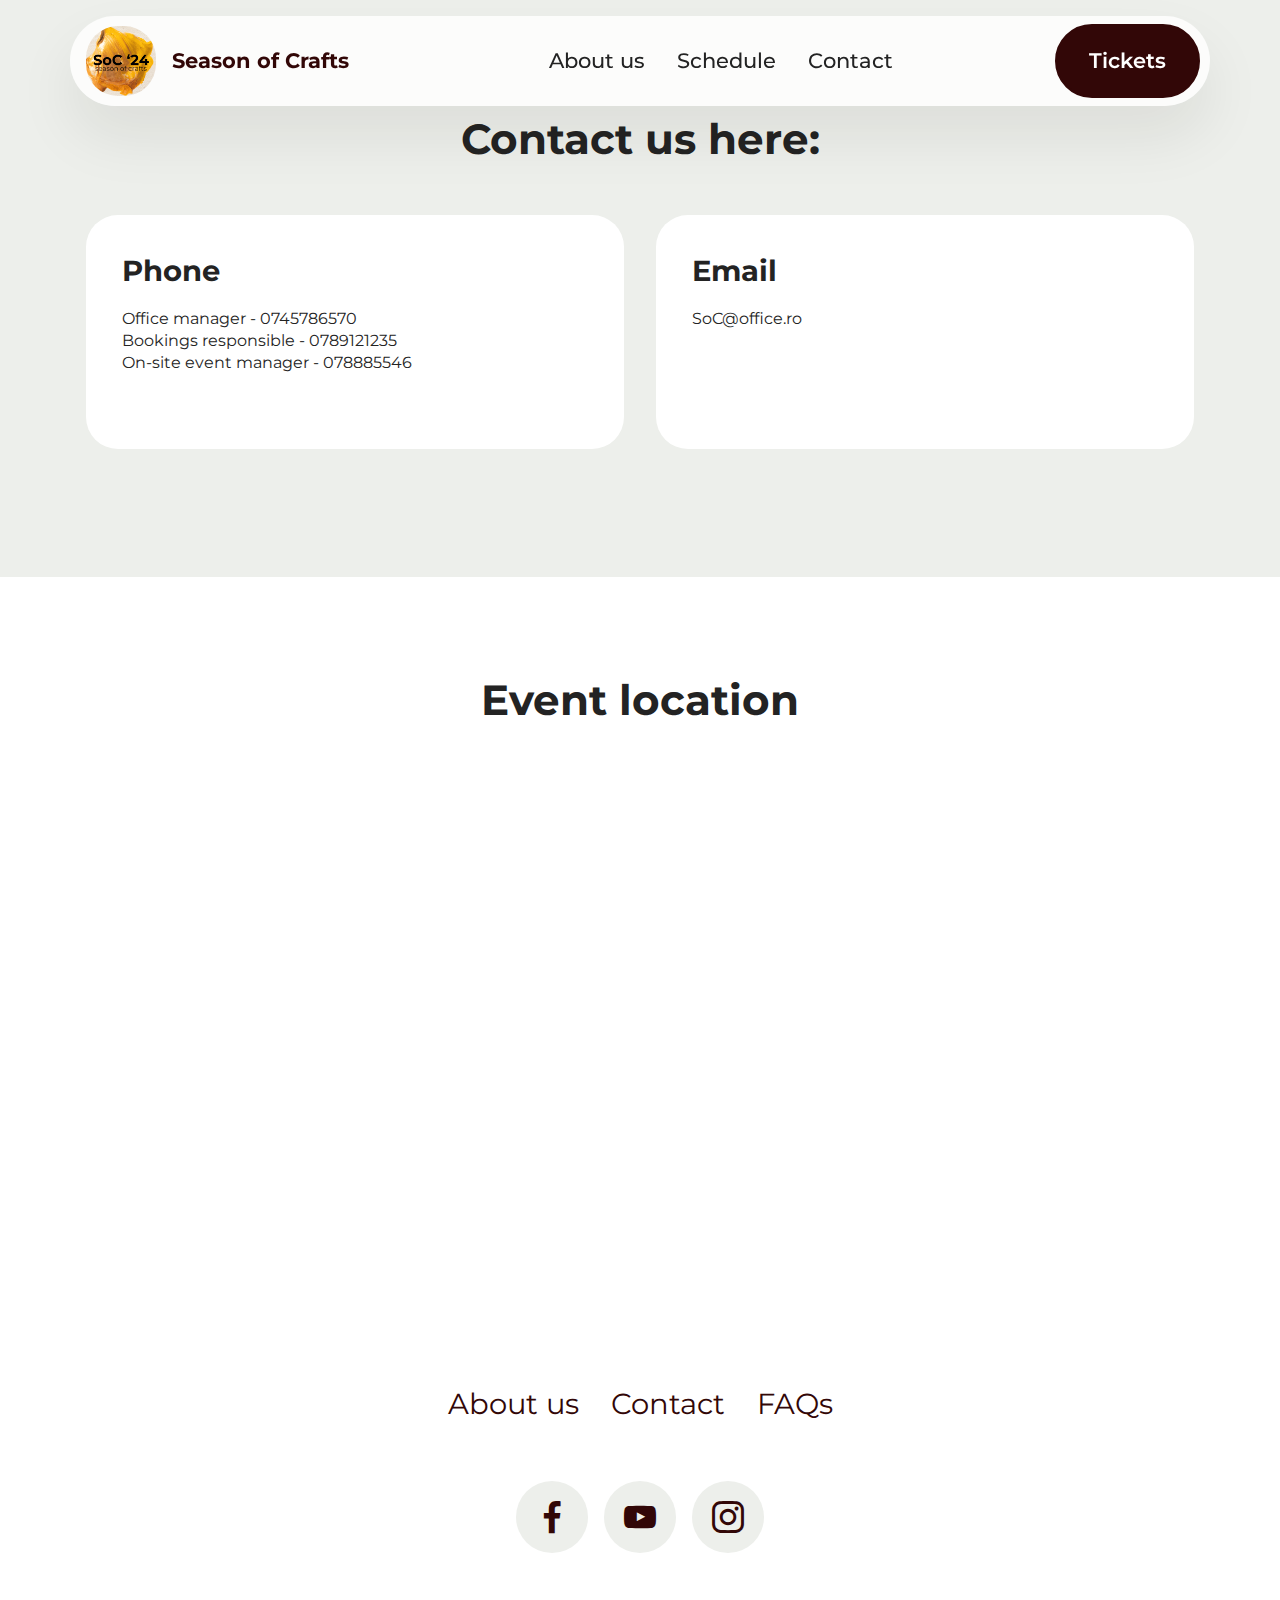
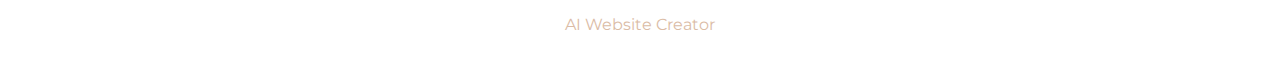
<file: page3.html>
<!DOCTYPE html>
<html  >
<head>
  <!-- Site made with Mobirise Website Builder v5.9.8, https://mobirise.com -->
  <meta charset="UTF-8">
  <meta http-equiv="X-UA-Compatible" content="IE=edge">
  <meta name="generator" content="Mobirise v5.9.8, mobirise.com">
  <meta name="viewport" content="width=device-width, initial-scale=1, minimum-scale=1">
  <link rel="shortcut icon" href="assets/images/soc-1-137x137.png" type="image/x-icon">
  <meta name="description" content="">
  
  
  <title>Contact</title>
  <link rel="stylesheet" href="assets/bootstrap/css/bootstrap.min.css">
  <link rel="stylesheet" href="assets/bootstrap/css/bootstrap-grid.min.css">
  <link rel="stylesheet" href="assets/bootstrap/css/bootstrap-reboot.min.css">
  <link rel="stylesheet" href="assets/parallax/jarallax.css">
  <link rel="stylesheet" href="assets/web/assets/gdpr-plugin/gdpr-styles.css">
  <link rel="stylesheet" href="assets/dropdown/css/style.css">
  <link rel="stylesheet" href="assets/socicon/css/styles.css">
  <link rel="stylesheet" href="assets/theme/css/style.css">
  <link rel="preload" href="https://fonts.googleapis.com/css?family=Montserrat:100,200,300,400,500,600,700,800,900,100i,200i,300i,400i,500i,600i,700i,800i,900i&display=swap" as="style" onload="this.onload=null;this.rel='stylesheet'">
  <noscript><link rel="stylesheet" href="https://fonts.googleapis.com/css?family=Montserrat:100,200,300,400,500,600,700,800,900,100i,200i,300i,400i,500i,600i,700i,800i,900i&display=swap"></noscript>
  <link rel="preload" as="style" href="assets/mobirise/css/mbr-additional.css"><link rel="stylesheet" href="assets/mobirise/css/mbr-additional.css" type="text/css">

  
  
  
</head>
<body>
  
  <section data-bs-version="5.1" class="menu menu5 cid-tYGNb8wT4u" once="menu" id="menu05-15">
	

	<nav class="navbar navbar-dropdown navbar-fixed-top navbar-expand-lg">
		<div class="container">
			<div class="navbar-brand">
				<span class="navbar-logo">
					<a href="index.html">
						<img src="assets/images/soc-1-137x137.png" alt="Mobirise Website Builder" style="height: 4.4rem;">
					</a>
				</span>
				<span class="navbar-caption-wrap"><a class="navbar-caption text-info text-primary display-4" href="index.html">Season of Crafts&nbsp;</a></span>
			</div>
			<button class="navbar-toggler" type="button" data-toggle="collapse" data-bs-toggle="collapse" data-target="#navbarSupportedContent" data-bs-target="#navbarSupportedContent" aria-controls="navbarNavAltMarkup" aria-expanded="false" aria-label="Toggle navigation">
				<div class="hamburger">
					<span></span>
					<span></span>
					<span></span>
					<span></span>
				</div>
			</button>
			<div class="collapse navbar-collapse" id="navbarSupportedContent">
				<ul class="navbar-nav nav-dropdown" data-app-modern-menu="true"><li class="nav-item">
						<a class="nav-link link text-black text-primary display-4" href="page1.html#article04-z">About us</a>
					</li>
					<li class="nav-item">
						<a class="nav-link link text-black text-primary display-4" href="page2.html#news06-14" aria-expanded="false">Schedule</a>
					</li>
					<li class="nav-item">
						<a class="nav-link link text-black text-primary display-4" href="page3.html">Contact</a>
					</li></ul>
				<div class="navbar-buttons mbr-section-btn"><a class="btn btn-info display-4" href="page4.html#pricing01-1b">Tickets</a></div>
			</div>
		</div>
	</nav>
</section>

<section data-bs-version="5.1" class="contacts01 cid-tYIb4VQvEe" id="contacts01-17">
    

    
    
    <div class="container">
        <div class="row justify-content-center">
            <div class="col-12 content-head">
                <div class="mbr-section-head mb-5">
                    <h3 class="mbr-section-title mbr-fonts-style align-center mb-0 display-2">
                        <strong>Contact us here:</strong></h3>
                    
                </div>
            </div>
        </div>
        <div class="row">
            <div class="item features-without-image col-12 col-md-6 active">
                <div class="item-wrapper">
                    <div class="text-wrapper">
                        <h6 class="card-title mbr-fonts-style mb-3 display-5">
                            <strong>Phone</strong>
                        </h6>
                        <p class="mbr-text mbr-fonts-style display-7">Office manager - 0745786570<br>Bookings responsible - 0789121235<br>On-site event manager - 078885546<br><br></p>
                    </div>
                </div>
            </div>
            <div class="item features-without-image col-12 col-md-6">
                <div class="item-wrapper">
                    <div class="text-wrapper">
                        <h6 class="card-title mbr-fonts-style mb-3 display-5">
                            <strong>Email</strong>
                        </h6>
                        <p class="mbr-text mbr-fonts-style display-7">SoC@office.ro</p>
                    </div>
                </div>
            </div>
            
            
        </div>
    </div>
</section>

<section data-bs-version="5.1" class="map1 cid-tYIb5udMNH" id="map01-18">
	
	
	
	<div class="container">
		<div class="row justify-content-center">
			<div class="col-12 content-head">
				<div class="mbr-section-head mb-5">
					<h3 class="mbr-section-title mbr-fonts-style align-center mb-0 display-2">
						<strong>Event location</strong></h3>
					
				</div>
			</div>
		</div>
		<div class="google-map"><iframe frameborder="0" style="border:0" src="https://www.google.com/maps/embed/v1/place?key=AIzaSyAtXm0x23nRCgazjDV2Kl3GTHRP411ougQ&amp;q=Piața Lucian Blaga 1-3, Cluj-Napoca " allowfullscreen=""></iframe></div>
	</div>
</section>

<section data-bs-version="5.1" class="footer3 cid-tYHJKgP4Qj mbr-parallax-background" once="footers" id="footer03-16">

        

    <div class="mbr-overlay" style="opacity: 0.5; background-color: rgb(255, 255, 255);">
    </div>

    <div class="container">
        <div class="row">
            <div class="row-links">
                <ul class="header-menu">
                  
                  
                  
                  
                <li class="header-menu-item mbr-fonts-style display-5"><a href="page1.html" class="text-info">About us</a></li><li class="header-menu-item mbr-fonts-style display-5"><a href="page3.html" class="text-info">Contact</a></li><li class="header-menu-item mbr-fonts-style display-5"><a href="page4.html#list02-1c" class="text-info">FAQs</a></li></ul>
              </div>

            <div class="col-12 mt-4">
                <div class="social-row">
                    <div class="soc-item">
                        <a href="http://facebook.com" target="_blank">
                            <span class="mbr-iconfont display-7 socicon-facebook socicon"></span>
                        </a>
                    </div>
                    <div class="soc-item">
                        <a href="http://youtube.com" target="_blank">
                            <span class="mbr-iconfont socicon-youtube socicon"></span>
                        </a>
                    </div>
                    <div class="soc-item">
                        <a href="http://instagram.com" target="_blank">
                            <span class="mbr-iconfont socicon-instagram socicon"></span>
                        </a>
                    </div>
                    
                    
                </div>
            </div>
            
        </div>
    </div>
</section><section class="display-7" style="padding: 0;align-items: center;justify-content: center;flex-wrap: wrap;    align-content: center;display: flex;position: relative;height: 4rem;"><a href="https://mobiri.se/3123839" style="flex: 1 1;height: 4rem;position: absolute;width: 100%;z-index: 1;"><img alt="" style="height: 4rem;" src="[data-uri]"></a><p style="margin: 0;text-align: center;" class="display-7">&#8204;</p><a style="z-index:1" href="https://mobirise.com/builder/ai-website-builder.html">AI Website Creator</a></section><script src="assets/bootstrap/js/bootstrap.bundle.min.js"></script>  <script src="assets/parallax/jarallax.js"></script>  <script src="assets/smoothscroll/smooth-scroll.js"></script>  <script src="assets/ytplayer/index.js"></script>  <script src="assets/dropdown/js/navbar-dropdown.js"></script>  <script src="assets/theme/js/script.js"></script>  
  
  
</body>
</html>
</file>
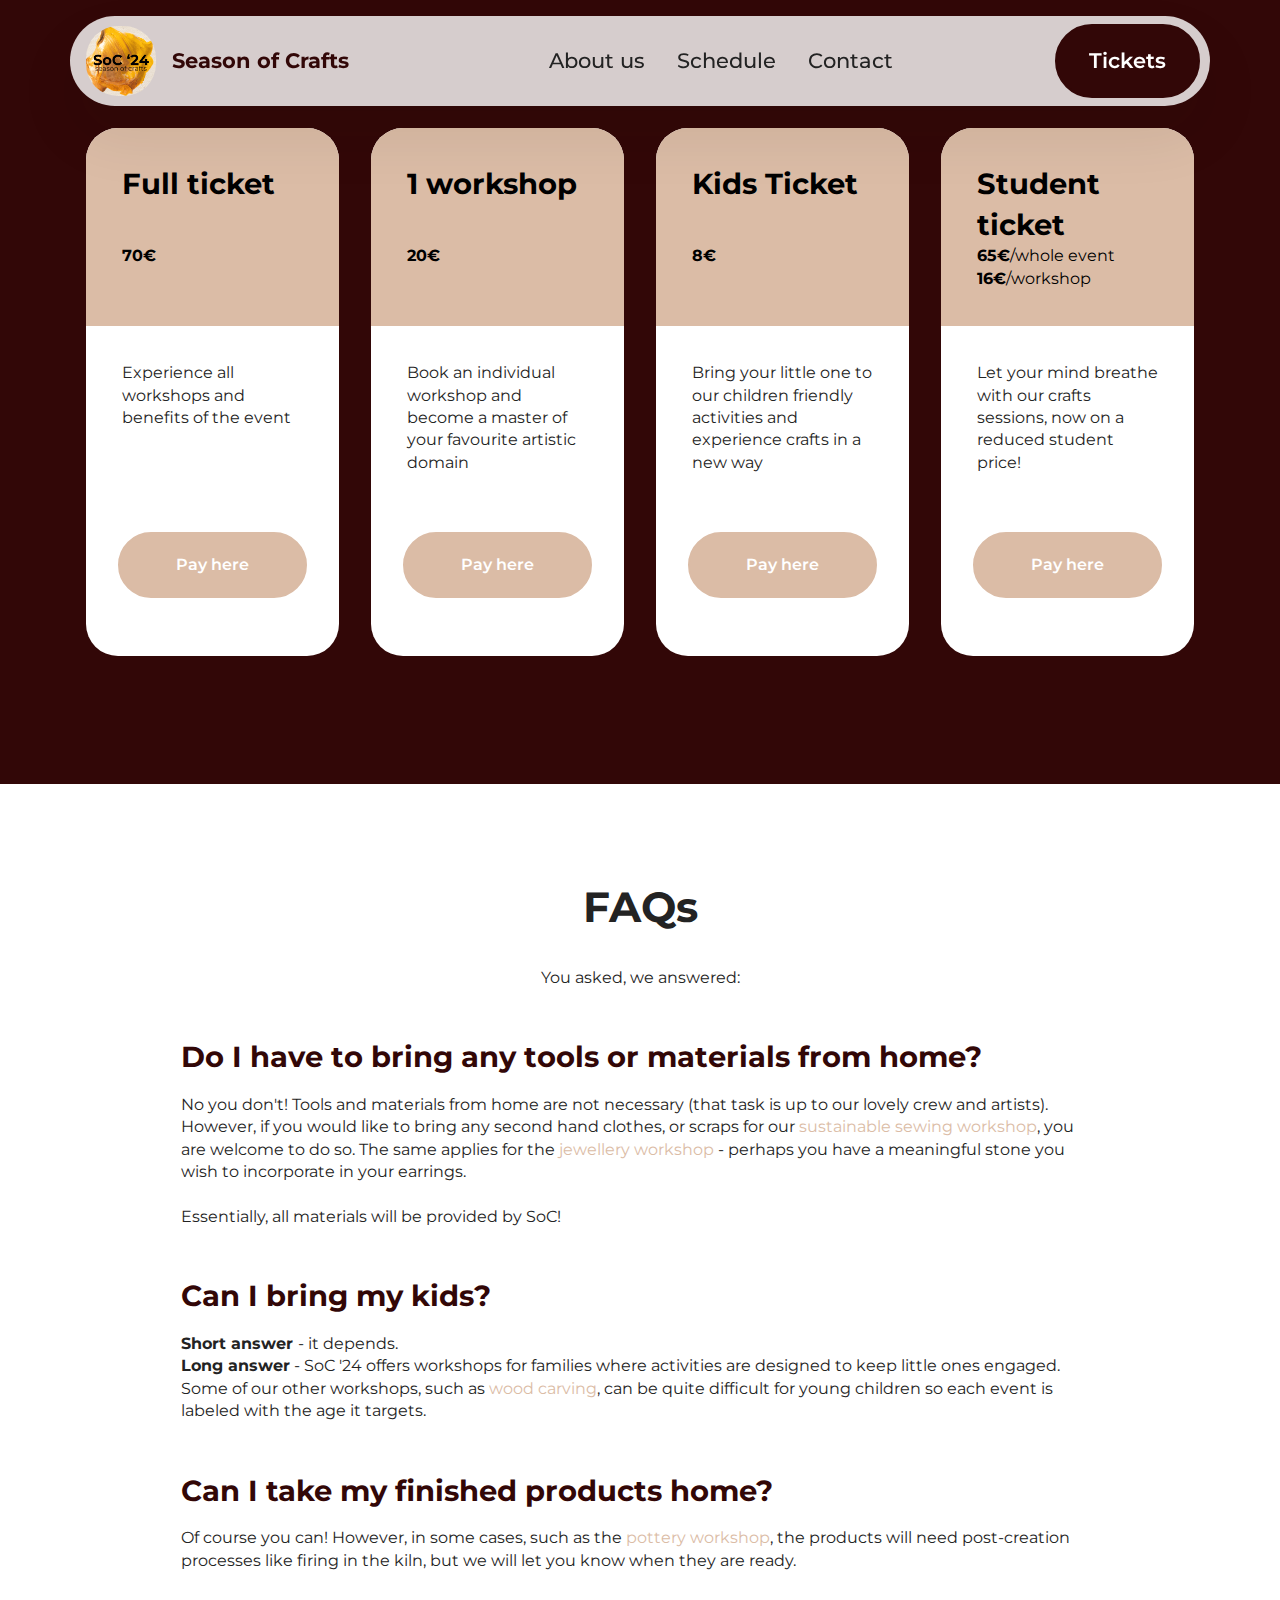
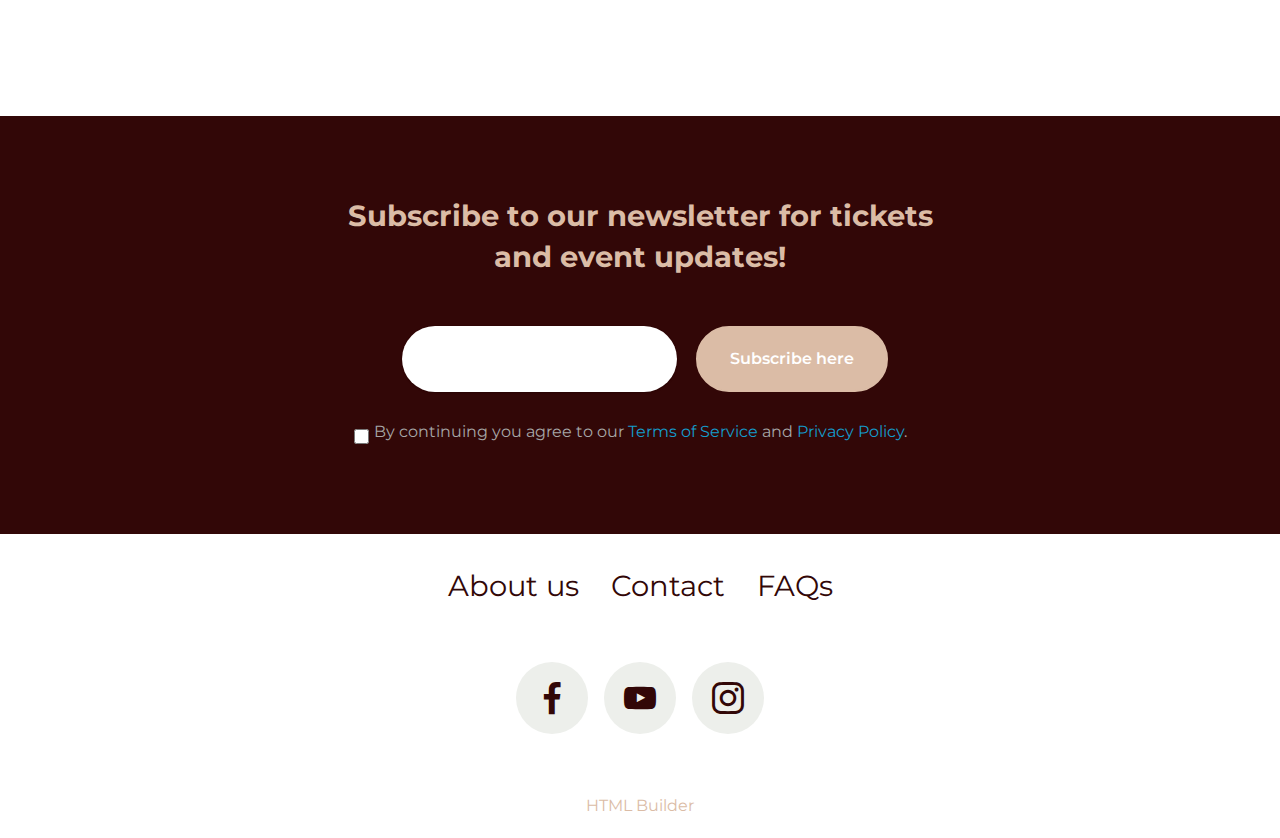
<file: page4.html>
<!DOCTYPE html>
<html  >
<head>
  <!-- Site made with Mobirise Website Builder v5.9.8, https://mobirise.com -->
  <meta charset="UTF-8">
  <meta http-equiv="X-UA-Compatible" content="IE=edge">
  <meta name="generator" content="Mobirise v5.9.8, mobirise.com">
  <meta name="viewport" content="width=device-width, initial-scale=1, minimum-scale=1">
  <link rel="shortcut icon" href="assets/images/soc-1-137x137.png" type="image/x-icon">
  <meta name="description" content="">
  
  
  <title>Tickets</title>
  <link rel="stylesheet" href="assets/bootstrap/css/bootstrap.min.css">
  <link rel="stylesheet" href="assets/bootstrap/css/bootstrap-grid.min.css">
  <link rel="stylesheet" href="assets/bootstrap/css/bootstrap-reboot.min.css">
  <link rel="stylesheet" href="assets/parallax/jarallax.css">
  <link rel="stylesheet" href="assets/web/assets/gdpr-plugin/gdpr-styles.css">
  <link rel="stylesheet" href="assets/dropdown/css/style.css">
  <link rel="stylesheet" href="assets/socicon/css/styles.css">
  <link rel="stylesheet" href="assets/theme/css/style.css">
  <link rel="preload" href="https://fonts.googleapis.com/css?family=Montserrat:100,200,300,400,500,600,700,800,900,100i,200i,300i,400i,500i,600i,700i,800i,900i&display=swap" as="style" onload="this.onload=null;this.rel='stylesheet'">
  <noscript><link rel="stylesheet" href="https://fonts.googleapis.com/css?family=Montserrat:100,200,300,400,500,600,700,800,900,100i,200i,300i,400i,500i,600i,700i,800i,900i&display=swap"></noscript>
  <link rel="preload" as="style" href="assets/mobirise/css/mbr-additional.css"><link rel="stylesheet" href="assets/mobirise/css/mbr-additional.css" type="text/css">

  
  
  
</head>
<body>
  
  <section data-bs-version="5.1" class="menu menu5 cid-tYGNb8wT4u" once="menu" id="menu05-19">
	

	<nav class="navbar navbar-dropdown navbar-fixed-top navbar-expand-lg">
		<div class="container">
			<div class="navbar-brand">
				<span class="navbar-logo">
					<a href="index.html">
						<img src="assets/images/soc-1-137x137.png" alt="Mobirise Website Builder" style="height: 4.4rem;">
					</a>
				</span>
				<span class="navbar-caption-wrap"><a class="navbar-caption text-info text-primary display-4" href="index.html">Season of Crafts&nbsp;</a></span>
			</div>
			<button class="navbar-toggler" type="button" data-toggle="collapse" data-bs-toggle="collapse" data-target="#navbarSupportedContent" data-bs-target="#navbarSupportedContent" aria-controls="navbarNavAltMarkup" aria-expanded="false" aria-label="Toggle navigation">
				<div class="hamburger">
					<span></span>
					<span></span>
					<span></span>
					<span></span>
				</div>
			</button>
			<div class="collapse navbar-collapse" id="navbarSupportedContent">
				<ul class="navbar-nav nav-dropdown" data-app-modern-menu="true"><li class="nav-item">
						<a class="nav-link link text-black text-primary display-4" href="page1.html#article04-z">About us</a>
					</li>
					<li class="nav-item">
						<a class="nav-link link text-black text-primary display-4" href="page2.html#news06-14" aria-expanded="false">Schedule</a>
					</li>
					<li class="nav-item">
						<a class="nav-link link text-black text-primary display-4" href="page3.html">Contact</a>
					</li></ul>
				<div class="navbar-buttons mbr-section-btn"><a class="btn btn-info display-4" href="page4.html">Tickets</a></div>
			</div>
		</div>
	</nav>
</section>

<section data-bs-version="5.1" class="pricing1 cid-tYIcuyDnAM" id="pricing01-1b">
  
  
  <div class="container">
    <div class="row justify-content-center">
      <div class="col-12 content-head">
        
      </div>
    </div>
    <div class="row"> 
      <div class="item features-without-image col-12 col-md-6 col-lg-3 item-mb">
        <div class="item-wrapper">
          <div class="item-head">
            <h5 class="item-title mbr-fonts-style mb-0 display-5"><strong>Full ticket</strong><strong><br></strong><strong><br></strong></h5>
            <h6 class="item-subtitle mbr-fonts-style mt-0 mb-0 display-7"><strong>70€</strong><br><strong><br></strong></h6>
          </div>
          <div class="item-content">
            <p class="mbr-text mbr-fonts-style display-7">
              Experience all workshops and benefits of the event</p>
          </div>
          <div class="mbr-section-btn item-footer"><a href="" class="btn item-btn btn-primary display-7">Pay here</a></div>
        </div>
      </div>

      <div class="item features-without-image col-12 col-md-6 col-lg-3 item-mb">
        <div class="item-wrapper">
          <div class="item-head">
            <h5 class="item-title mbr-fonts-style mb-0 display-5"><strong>1 workshop</strong><strong><br></strong><strong><br></strong></h5>
            <h6 class="item-subtitle mbr-fonts-style mt-0 mb-0 display-7"><strong>20€</strong><strong><br></strong><div><strong><br></strong></div></h6>
          </div>
          <div class="item-content">
            <p class="mbr-text mbr-fonts-style display-7">
              Book an individual workshop and become a master of your favourite artistic domain</p>
          </div>
          <div class="mbr-section-btn item-footer"><a href="" class="btn item-btn btn-primary display-7">Pay here</a></div>
        </div>
      </div>

      <div class="item features-without-image col-12 col-md-6 col-lg-3 item-mb">
        <div class="item-wrapper">
          <div class="item-head">
            <h5 class="item-title mbr-fonts-style mb-0 display-5">
              <strong>Kids Ticket</strong><br><strong><br></strong></h5>
            <h6 class="item-subtitle mbr-fonts-style mt-0 mb-0 display-7"><strong>8€</strong><strong><br></strong><strong><br></strong></h6>
          </div>
          <div class="item-content">
            <p class="mbr-text mbr-fonts-style display-7">
              Bring your little one to our children friendly activities and experience crafts in a new way</p>
          </div>
          <div class="mbr-section-btn item-footer"><a href="" class="btn item-btn btn-primary display-7">Pay here</a></div>
        </div>
      </div>
      <div class="item features-without-image col-12 col-md-6 col-lg-3 item-mb">
        <div class="item-wrapper">
          <div class="item-head">
            <h5 class="item-title mbr-fonts-style mb-0 display-5">
              <strong>Student ticket</strong><strong><br></strong></h5>
            <h6 class="item-subtitle mbr-fonts-style mt-0 mb-0 display-7">
              <strong>65€</strong>/whole event<br><strong>16€</strong>/workshop</h6>
          </div>
          <div class="item-content">
            <p class="mbr-text mbr-fonts-style display-7">Let your mind breathe with our crafts sessions, now on a reduced student price!</p>
          </div>
          <div class="mbr-section-btn item-footer"><a href="" class="btn item-btn btn-primary display-7">Pay here</a></div>
        </div>
      </div>
    </div>
  </div>
</section>

<section data-bs-version="5.1" class="content4 cid-tYIcx0AIbF" id="list02-1c">
    

    
    
    <div class="container">
        <div class="row justify-content-center">
            <div class="col-lg-10">
                <div class="title col-md-12 mb-5">
                    <h3 class="mbr-section-title mbr-fonts-style display-2">
                        <strong>FAQs</strong></h3>
                    <h4 class="mbr-section-subtitle mbr-fonts-style mb-0 mt-4 display-7">You asked, we answered:</h4>
                </div>
                <div class="item features-without-image col-12">
                    <div class="item-wrapper">
                        <div class="card-box align-left">
                            <h5 class="card-title mbr-fonts-style mb-3 display-5">
                                <strong>Do I have to bring any tools or materials from home?</strong></h5>
                            <p class="card-text mbr-fonts-style mb-5 display-7">No you don't! Tools and materials from home are not necessary (that task is up to our lovely crew and artists). However, if you would like to bring any second hand clothes, or scraps for our <a href="page2.html#news06-14" class="text-primary">sustainable sewing workshop</a>, you are welcome to do so. The same applies for the <a href="page2.html#news06-14" class="text-primary">jewellery workshop</a> - perhaps you have a meaningful stone you wish to incorporate in your earrings.<br><br>Essentially, all materials will be provided by SoC!&nbsp; &nbsp;</p>
                        </div>
                    </div>
                </div>
                <div class="item features-without-image col-12">
                    <div class="item-wrapper">
                        <div class="card-box align-left">
                            <h5 class="card-title mbr-fonts-style mb-3 display-5"><strong>Can I bring my kids?</strong></h5>
                            <p class="card-text mbr-fonts-style mb-5 display-7"><strong>Short answer </strong>- it depends.<br><strong>Long answer</strong> - SoC '24 offers workshops for families where activities are designed to keep little ones engaged. Some of our other workshops, such as <a href="page2.html#news06-14" class="text-primary">wood carving</a>, can be quite difficult for young children so each event is labeled with the age it targets.&nbsp;</p>
                        </div>
                    </div>
                </div>
                <div class="item features-without-image col-12">
                    <div class="item-wrapper">
                        <div class="card-box align-left">
                            <h5 class="card-title mbr-fonts-style mb-3 display-5">
                                <strong>Can I take my finished products home?</strong>
                            </h5>
                            <p class="card-text mbr-fonts-style mb-5 display-7">Of course you can! However, in some cases, such as the <a href="page2.html#news06-14" class="text-primary">pottery workshop</a>, the products will need post-creation processes like firing in the kiln, but we will let you know when they are ready.</p>
                        </div>
                    </div>
                </div>
            </div>
        </div>
    </div>
</section>

<section data-bs-version="5.1" class="form1 cid-tYIVF5R7Sq" id="form01-1d">
	

	

	<div class="container">
		<div class="row content-wrapper justify-content-center">
			<div class="col-lg-7 mbr-form">
				<div class="col-lg-12 col-md-12 col-sm-12">
					<h5 class="mbr-section-title mbr-fonts-style mb-5 display-5">
						<strong>Subscribe to our newsletter for tickets and event updates!</strong></h5>
				</div>

				<div class="text-wrapper align-left" data-form-type="formoid">
					<!--Formbuilder Form-->
					<form action="https://mobirise.eu/" method="POST" class="mbr-form form-with-styler" data-form-title="Form Name"><input type="hidden" name="email" data-form-email="true" value="EwrOFI+G/sVrFBoL7NvxJ/fGbripGS6ZC7D7K53X1dkNGk68tJ6M5okVvc+XHT4Kv6RfYAtt3knIg78tARrBGw0CB6WslNlY7hROBq0KI+5NqxP73esya4rT4QFFm4Ju">
						<div class="row">
							<div hidden="hidden" data-form-alert="" class="alert alert-success col-12">You have successfully subscribed to SoC newsletter! Thanks!</div>
							<div hidden="hidden" data-form-alert-danger="" class="alert alert-danger col-12">
								Oops...! some problem!
							</div>
						</div>
						<div class="dragArea row">
							<div data-for="email" class="col-lg-6 col-md-6 col-sm-12 form-group">
								<input type="email" name="email" data-form-field="email" class="form-control display-7" value="" id="email-form01-1d">
							</div>
							<div class="col-auto mbr-section-btn"><button type="submit" class="w-100 w-100 w-100 w-100 w-100 w-100 btn btn-primary display-7">Subscribe here</button></div>
						</div>
					<span class="gdpr-block">
<label>
<span class="textGDPR display-7" style="color: #a7a7a7"><input type="checkbox" name="gdpr" id="gdpr-form01-1d" required="">By continuing you agree to our <a style="color: #149dcc; text-decoration: none;" href="terms.html">Terms of Service</a> and <a style="color: #149dcc; text-decoration: none;" href="policy.html">Privacy Policy</a>.</span>
</label>
</span></form>
					<!--Formbuilder Form-->
				</div>
			</div>
		</div>
	</div>
</section>

<section data-bs-version="5.1" class="footer3 cid-tYHJKgP4Qj mbr-parallax-background" once="footers" id="footer03-1a">

        

    <div class="mbr-overlay" style="opacity: 0.5; background-color: rgb(255, 255, 255);">
    </div>

    <div class="container">
        <div class="row">
            <div class="row-links">
                <ul class="header-menu">
                  
                  
                  
                  
                <li class="header-menu-item mbr-fonts-style display-5"><a href="page1.html" class="text-info">About us</a></li><li class="header-menu-item mbr-fonts-style display-5"><a href="page3.html" class="text-info">Contact</a></li><li class="header-menu-item mbr-fonts-style display-5"><a href="page4.html#list02-1c" class="text-info">FAQs</a></li></ul>
              </div>

            <div class="col-12 mt-4">
                <div class="social-row">
                    <div class="soc-item">
                        <a href="http://facebook.com" target="_blank">
                            <span class="mbr-iconfont display-7 socicon-facebook socicon"></span>
                        </a>
                    </div>
                    <div class="soc-item">
                        <a href="http://youtube.com" target="_blank">
                            <span class="mbr-iconfont socicon-youtube socicon"></span>
                        </a>
                    </div>
                    <div class="soc-item">
                        <a href="http://instagram.com" target="_blank">
                            <span class="mbr-iconfont socicon-instagram socicon"></span>
                        </a>
                    </div>
                    
                    
                </div>
            </div>
            
        </div>
    </div>
</section><section class="display-7" style="padding: 0;align-items: center;justify-content: center;flex-wrap: wrap;    align-content: center;display: flex;position: relative;height: 4rem;"><a href="https://mobiri.se/3123839" style="flex: 1 1;height: 4rem;position: absolute;width: 100%;z-index: 1;"><img alt="" style="height: 4rem;" src="[data-uri]"></a><p style="margin: 0;text-align: center;" class="display-7">&#8204;</p><a style="z-index:1" href="https://mobirise.com/html-builder.html">HTML Builder</a></section><script src="assets/bootstrap/js/bootstrap.bundle.min.js"></script>  <script src="assets/parallax/jarallax.js"></script>  <script src="assets/smoothscroll/smooth-scroll.js"></script>  <script src="assets/ytplayer/index.js"></script>  <script src="assets/dropdown/js/navbar-dropdown.js"></script>  <script src="assets/theme/js/script.js"></script>  <script src="assets/formoid/formoid.min.js"></script>  
  
  
</body>
</html>
</file>
<file: assets/web/assets/mobirise-icons2/mobirise2.css>
@font-face {
  font-family: 'Moririse2';
  font-display: swap;
  src:  url('mobirise2.eot?f2bix4');
  src:  url('mobirise2.eot?f2bix4#iefix') format('embedded-opentype'),
    url('mobirise2.ttf?f2bix4') format('truetype'),
    url('mobirise2.woff?f2bix4') format('woff'),
    url('mobirise2.svg?f2bix4#mobirise2') format('svg');
  font-weight: normal;
  font-style: normal;
}

[class^="mobi-"], [class*=" mobi-"] {
  /* use !important to prevent issues with browser extensions that change fonts */
  font-family: 'Moririse2' !important;
  speak: none;
  font-style: normal;
  font-weight: normal;
  font-variant: normal;
  text-transform: none;
  line-height: 1;

  /* Better Font Rendering =========== */
  -webkit-font-smoothing: antialiased;
  -moz-osx-font-smoothing: grayscale;
}

.mobi-mbri-add-submenu:before {
  content: "\e900";
}
.mobi-mbri-alert:before {
  content: "\e901";
}
.mobi-mbri-align-center:before {
  content: "\e902";
}
.mobi-mbri-align-justify:before {
  content: "\e903";
}
.mobi-mbri-align-left:before {
  content: "\e904";
}
.mobi-mbri-align-right:before {
  content: "\e905";
}
.mobi-mbri-android:before {
  content: "\e906";
}
.mobi-mbri-apple:before {
  content: "\e907";
}
.mobi-mbri-arrow-down:before {
  content: "\e908";
}
.mobi-mbri-arrow-next:before {
  content: "\e909";
}
.mobi-mbri-arrow-prev:before {
  content: "\e90a";
}
.mobi-mbri-arrow-up:before {
  content: "\e90b";
}
.mobi-mbri-bold:before {
  content: "\e90c";
}
.mobi-mbri-bookmark:before {
  content: "\e90d";
}
.mobi-mbri-bootstrap:before {
  content: "\e90e";
}
.mobi-mbri-briefcase:before {
  content: "\e90f";
}
.mobi-mbri-browse:before {
  content: "\e910";
}
.mobi-mbri-bulleted-list:before {
  content: "\e911";
}
.mobi-mbri-calendar:before {
  content: "\e912";
}
.mobi-mbri-camera:before {
  content: "\e913";
}
.mobi-mbri-cart-add:before {
  content: "\e914";
}
.mobi-mbri-cart-full:before {
  content: "\e915";
}
.mobi-mbri-cash:before {
  content: "\e916";
}
.mobi-mbri-change-style:before {
  content: "\e917";
}
.mobi-mbri-chat:before {
  content: "\e918";
}
.mobi-mbri-clock:before {
  content: "\e919";
}
.mobi-mbri-close:before {
  content: "\e91a";
}
.mobi-mbri-cloud:before {
  content: "\e91b";
}
.mobi-mbri-code:before {
  content: "\e91c";
}
.mobi-mbri-contact-form:before {
  content: "\e91d";
}
.mobi-mbri-credit-card:before {
  content: "\e91e";
}
.mobi-mbri-cursor-click:before {
  content: "\e91f";
}
.mobi-mbri-cust-feedback:before {
  content: "\e920";
}
.mobi-mbri-database:before {
  content: "\e921";
}
.mobi-mbri-delivery:before {
  content: "\e922";
}
.mobi-mbri-desktop:before {
  content: "\e923";
}
.mobi-mbri-devices:before {
  content: "\e924";
}
.mobi-mbri-down:before {
  content: "\e925";
}
.mobi-mbri-download-2:before {
  content: "\e926";
}
.mobi-mbri-download:before {
  content: "\e927";
}
.mobi-mbri-drag-n-drop-2:before {
  content: "\e928";
}
.mobi-mbri-drag-n-drop:before {
  content: "\e929";
}
.mobi-mbri-edit-2:before {
  content: "\e92a";
}
.mobi-mbri-edit:before {
  content: "\e92b";
}
.mobi-mbri-error:before {
  content: "\e92c";
}
.mobi-mbri-extension:before {
  content: "\e92d";
}
.mobi-mbri-features:before {
  content: "\e92e";
}
.mobi-mbri-file:before {
  content: "\e92f";
}
.mobi-mbri-flag:before {
  content: "\e930";
}
.mobi-mbri-folder:before {
  content: "\e931";
}
.mobi-mbri-gift:before {
  content: "\e932";
}
.mobi-mbri-github:before {
  content: "\e933";
}
.mobi-mbri-globe-2:before {
  content: "\e934";
}
.mobi-mbri-globe:before {
  content: "\e935";
}
.mobi-mbri-growing-chart:before {
  content: "\e936";
}
.mobi-mbri-hearth:before {
  content: "\e937";
}
.mobi-mbri-help:before {
  content: "\e938";
}
.mobi-mbri-home:before {
  content: "\e939";
}
.mobi-mbri-hot-cup:before {
  content: "\e93a";
}
.mobi-mbri-idea:before {
  content: "\e93b";
}
.mobi-mbri-image-gallery:before {
  content: "\e93c";
}
.mobi-mbri-image-slider:before {
  content: "\e93d";
}
.mobi-mbri-info:before {
  content: "\e93e";
}
.mobi-mbri-italic:before {
  content: "\e93f";
}
.mobi-mbri-key:before {
  content: "\e940";
}
.mobi-mbri-laptop:before {
  content: "\e941";
}
.mobi-mbri-layers:before {
  content: "\e942";
}
.mobi-mbri-left-right:before {
  content: "\e943";
}
.mobi-mbri-left:before {
  content: "\e944";
}
.mobi-mbri-letter:before {
  content: "\e945";
}
.mobi-mbri-like:before {
  content: "\e946";
}
.mobi-mbri-link:before {
  content: "\e947";
}
.mobi-mbri-lock:before {
  content: "\e948";
}
.mobi-mbri-login:before {
  content: "\e949";
}
.mobi-mbri-logout:before {
  content: "\e94a";
}
.mobi-mbri-magic-stick:before {
  content: "\e94b";
}
.mobi-mbri-map-pin:before {
  content: "\e94c";
}
.mobi-mbri-menu:before {
  content: "\e94d";
}
.mobi-mbri-mobile-2:before {
  content: "\e94e";
}
.mobi-mbri-mobile-horizontal:before {
  content: "\e94f";
}
.mobi-mbri-mobile:before {
  content: "\e950";
}
.mobi-mbri-mobirise:before {
  content: "\e951";
}
.mobi-mbri-more-horizontal:before {
  content: "\e952";
}
.mobi-mbri-more-vertical:before {
  content: "\e953";
}
.mobi-mbri-music:before {
  content: "\e954";
}
.mobi-mbri-new-file:before {
  content: "\e955";
}
.mobi-mbri-numbered-list:before {
  content: "\e956";
}
.mobi-mbri-opened-folder:before {
  content: "\e957";
}
.mobi-mbri-pages:before {
  content: "\e958";
}
.mobi-mbri-paper-plane:before {
  content: "\e959";
}
.mobi-mbri-paperclip:before {
  content: "\e95a";
}
.mobi-mbri-phone:before {
  content: "\e95b";
}
.mobi-mbri-photo:before {
  content: "\e95c";
}
.mobi-mbri-photos:before {
  content: "\e95d";
}
.mobi-mbri-pin:before {
  content: "\e95e";
}
.mobi-mbri-play:before {
  content: "\e95f";
}
.mobi-mbri-plus:before {
  content: "\e960";
}
.mobi-mbri-preview:before {
  content: "\e961";
}
.mobi-mbri-print:before {
  content: "\e962";
}
.mobi-mbri-protect:before {
  content: "\e963";
}
.mobi-mbri-question:before {
  content: "\e964";
}
.mobi-mbri-quote-left:before {
  content: "\e965";
}
.mobi-mbri-quote-right:before {
  content: "\e966";
}
.mobi-mbri-redo:before {
  content: "\e967";
}
.mobi-mbri-refresh:before {
  content: "\e968";
}
.mobi-mbri-responsive-2:before {
  content: "\e969";
}
.mobi-mbri-responsive:before {
  content: "\e96a";
}
.mobi-mbri-right:before {
  content: "\e96b";
}
.mobi-mbri-rocket:before {
  content: "\e96c";
}
.mobi-mbri-sad-face:before {
  content: "\e96d";
}
.mobi-mbri-sale:before {
  content: "\e96e";
}
.mobi-mbri-save:before {
  content: "\e96f";
}
.mobi-mbri-search:before {
  content: "\e970";
}
.mobi-mbri-setting-2:before {
  content: "\e971";
}
.mobi-mbri-setting-3:before {
  content: "\e972";
}
.mobi-mbri-setting:before {
  content: "\e973";
}
.mobi-mbri-share:before {
  content: "\e974";
}
.mobi-mbri-shopping-bag:before {
  content: "\e975";
}
.mobi-mbri-shopping-basket:before {
  content: "\e976";
}
.mobi-mbri-shopping-cart:before {
  content: "\e977";
}
.mobi-mbri-sites:before {
  content: "\e978";
}
.mobi-mbri-smile-face:before {
  content: "\e979";
}
.mobi-mbri-speed:before {
  content: "\e97a";
}
.mobi-mbri-star:before {
  content: "\e97b";
}
.mobi-mbri-success:before {
  content: "\e97c";
}
.mobi-mbri-sun:before {
  content: "\e97d";
}
.mobi-mbri-sun2:before {
  content: "\e97e";
}
.mobi-mbri-tablet-vertical:before {
  content: "\e97f";
}
.mobi-mbri-tablet:before {
  content: "\e980";
}
.mobi-mbri-target:before {
  content: "\e981";
}
.mobi-mbri-timer:before {
  content: "\e982";
}
.mobi-mbri-to-ftp:before {
  content: "\e983";
}
.mobi-mbri-to-local-drive:before {
  content: "\e984";
}
.mobi-mbri-touch-swipe:before {
  content: "\e985";
}
.mobi-mbri-touch:before {
  content: "\e986";
}
.mobi-mbri-trash:before {
  content: "\e987";
}
.mobi-mbri-underline:before {
  content: "\e988";
}
.mobi-mbri-undo:before {
  content: "\e989";
}
.mobi-mbri-unlink:before {
  content: "\e98a";
}
.mobi-mbri-unlock:before {
  content: "\e98b";
}
.mobi-mbri-up-down:before {
  content: "\e98c";
}
.mobi-mbri-up:before {
  content: "\e98d";
}
.mobi-mbri-update:before {
  content: "\e98e";
}
.mobi-mbri-upload-2:before {
  content: "\e98f";
}
.mobi-mbri-upload:before {
  content: "\e990";
}
.mobi-mbri-user-2:before {
  content: "\e991";
}
.mobi-mbri-user:before {
  content: "\e992";
}
.mobi-mbri-users:before {
  content: "\e993";
}
.mobi-mbri-video-play:before {
  content: "\e994";
}
.mobi-mbri-video:before {
  content: "\e995";
}
.mobi-mbri-watch:before {
  content: "\e996";
}
.mobi-mbri-website-theme-2:before {
  content: "\e997";
}
.mobi-mbri-website-theme:before {
  content: "\e998";
}
.mobi-mbri-wifi:before {
  content: "\e999";
}
.mobi-mbri-windows:before {
  content: "\e99a";
}
.mobi-mbri-zoom-in:before {
  content: "\e99b";
}
.mobi-mbri-zoom-out:before {
  content: "\e99c";
}
</file>
<file: assets/parallax/jarallax.css>
.jarallax {
    position: relative;
    z-index: 0;
}
.jarallax > .jarallax-img {
    position: absolute;
    object-fit: cover;
    /* support for plugin https://github.com/bfred-it/object-fit-images */
    font-family: 'object-fit: cover;';
    top: 0;
    left: 0;
    width: 100%;
    height: 100%;
    z-index: -1;
}
</file>
<file: assets/web/assets/gdpr-plugin/gdpr-styles.css>
.gdpr-block {
    padding: 10px;
    font-size: 14px;
    display: block;
    width: 100%;
    text-align: center;
}
.gdpr-block.covert {
	display: none;
}
.textGDPR {
    position: relative;
}
.gdpr-block label span.textGDPR input[name='gdpr']{
    width: 15px;
    height: 15px;
    margin: 0;
    position: absolute;
    top: 3px;
    left: -20px;
}
.gdpr-block label {
    color: #a7a7a7;
    vertical-align: middle;
    user-select: none;
    margin-bottom: 0;
}
</file>
<file: assets/dropdown/css/style.css>
.navbar-dropdown {
  left: 0;
  padding: 0;
  position: absolute;
  right: 0;
  top: 0;
  transition: all 0.45s ease;
  z-index: 1030;
  background: #282828; }
  .navbar-dropdown .navbar-logo {
    margin-right: 0.8rem;
    transition: margin 0.3s ease-in-out;
    vertical-align: middle; }
    .navbar-dropdown .navbar-logo img {
      height: 3.125rem;
      transition: all 0.3s ease-in-out; }
    .navbar-dropdown .navbar-logo.mbr-iconfont {
      font-size: 3.125rem;
      line-height: 3.125rem; }
  .navbar-dropdown .navbar-caption {
    font-weight: 700;
    white-space: normal;
    vertical-align: -4px;
    line-height: 3.125rem !important; }
    .navbar-dropdown .navbar-caption, .navbar-dropdown .navbar-caption:hover {
      color: inherit;
      text-decoration: none; }
  .navbar-dropdown .mbr-iconfont + .navbar-caption {
    vertical-align: -1px; }
  .navbar-dropdown.navbar-fixed-top {
    position: fixed; }
  .navbar-dropdown .navbar-brand span {
    vertical-align: -4px; }
  .navbar-dropdown.bg-color.transparent {
    background: none; }
  .navbar-dropdown.navbar-short .navbar-brand {
    padding: 0.625rem 0; }
    .navbar-dropdown.navbar-short .navbar-brand span {
      vertical-align: -1px; }
  .navbar-dropdown.navbar-short .navbar-caption {
    line-height: 2.375rem !important;
    vertical-align: -2px; }
  .navbar-dropdown.navbar-short .navbar-logo {
    margin-right: 0.5rem; }
    .navbar-dropdown.navbar-short .navbar-logo img {
      height: 2.375rem; }
    .navbar-dropdown.navbar-short .navbar-logo.mbr-iconfont {
      font-size: 2.375rem;
      line-height: 2.375rem; }
  .navbar-dropdown.navbar-short .mbr-table-cell {
    height: 3.625rem; }
  .navbar-dropdown .navbar-close {
    left: 0.6875rem;
    position: fixed;
    top: 0.75rem;
    z-index: 1000; }
  .navbar-dropdown .hamburger-icon {
    content: "";
    display: inline-block;
    vertical-align: middle;
    width: 16px;
    -webkit-box-shadow: 0 -6px 0 1px #282828,0 0 0 1px #282828,0 6px 0 1px #282828;
    -moz-box-shadow: 0 -6px 0 1px #282828,0 0 0 1px #282828,0 6px 0 1px #282828;
    box-shadow: 0 -6px 0 1px #282828,0 0 0 1px #282828,0 6px 0 1px #282828; }

.dropdown-menu .dropdown-toggle[data-toggle="dropdown-submenu"]::after {
  border-bottom: 0.35em solid transparent;
  border-left: 0.35em solid;
  border-right: 0;
  border-top: 0.35em solid transparent;
  margin-left: 0.3rem; }

.dropdown-menu .dropdown-item:focus {
  outline: 0; }

.nav-dropdown {
  font-size: 0.75rem;
  font-weight: 500;
  height: auto !important; }
  .nav-dropdown .nav-btn {
    padding-left: 1rem; }
  .nav-dropdown .link {
    margin: .667em 1.667em;
    font-weight: 500;
    padding: 0;
    transition: color .2s ease-in-out; }
    .nav-dropdown .link.dropdown-toggle {
      margin-right: 2.583em; }
      .nav-dropdown .link.dropdown-toggle::after {
        margin-left: .25rem;
        border-top: 0.35em solid;
        border-right: 0.35em solid transparent;
        border-left: 0.35em solid transparent;
        border-bottom: 0; }
      .nav-dropdown .link.dropdown-toggle[aria-expanded="true"] {
        margin: 0;
        padding: 0.667em 3.263em  0.667em 1.667em; }
  .nav-dropdown .link::after,
  .nav-dropdown .dropdown-item::after {
    color: inherit; }
  .nav-dropdown .btn {
    font-size: 0.75rem;
    font-weight: 700;
    letter-spacing: 0;
    margin-bottom: 0;
    padding-left: 1.25rem;
    padding-right: 1.25rem; }
  .nav-dropdown .dropdown-menu {
    border-radius: 0;
    border: 0;
    left: 0;
    margin: 0;
    padding-bottom: 1.25rem;
    padding-top: 1.25rem;
    position: relative; }
  .nav-dropdown .dropdown-submenu {
    margin-left: 0.125rem;
    top: 0; }
  .nav-dropdown .dropdown-item {
    font-weight: 500;
    line-height: 2;
    padding: 0.3846em 4.615em 0.3846em 1.5385em;
    position: relative;
    transition: color .2s ease-in-out, background-color .2s ease-in-out; }
    .nav-dropdown .dropdown-item::after {
      margin-top: -0.3077em;
      position: absolute;
      right: 1.1538em;
      top: 50%; }
    .nav-dropdown .dropdown-item:focus, .nav-dropdown .dropdown-item:hover {
      background: none; }

@media (max-width: 767px) {
  .nav-dropdown.navbar-toggleable-sm {
    bottom: 0;
    display: none;
    left: 0;
    overflow-x: hidden;
    position: fixed;
    top: 0;
    transform: translateX(-100%);
    -ms-transform: translateX(-100%);
    -webkit-transform: translateX(-100%);
    width: 18.75rem;
    z-index: 999; } }
.nav-dropdown.navbar-toggleable-xl {
  bottom: 0;
  display: none;
  left: 0;
  overflow-x: hidden;
  position: fixed;
  top: 0;
  transform: translateX(-100%);
  -ms-transform: translateX(-100%);
  -webkit-transform: translateX(-100%);
  width: 18.75rem;
  z-index: 999; }

.nav-dropdown-sm {
  display: block !important;
  overflow-x: hidden;
  overflow: auto;
  padding-top: 3.875rem; }
  .nav-dropdown-sm::after {
    content: "";
    display: block;
    height: 3rem;
    width: 100%; }
  .nav-dropdown-sm.collapse.in ~ .navbar-close {
    display: block !important; }
  .nav-dropdown-sm.collapsing, .nav-dropdown-sm.collapse.in {
    transform: translateX(0);
    -ms-transform: translateX(0);
    -webkit-transform: translateX(0);
    transition: all 0.25s ease-out;
    -webkit-transition: all 0.25s ease-out;
    background: #282828; }
  .nav-dropdown-sm.collapsing[aria-expanded="false"] {
    transform: translateX(-100%);
    -ms-transform: translateX(-100%);
    -webkit-transform: translateX(-100%); }
  .nav-dropdown-sm .nav-item {
    display: block;
    margin-left: 0 !important;
    padding-left: 0; }
  .nav-dropdown-sm .link,
  .nav-dropdown-sm .dropdown-item {
    border-top: 1px dotted rgba(255, 255, 255, 0.1);
    font-size: 0.8125rem;
    line-height: 1.6;
    margin: 0 !important;
    padding: 0.875rem 2.4rem 0.875rem 1.5625rem !important;
    position: relative;
    white-space: normal; }
    .nav-dropdown-sm .link:focus, .nav-dropdown-sm .link:hover,
    .nav-dropdown-sm .dropdown-item:focus,
    .nav-dropdown-sm .dropdown-item:hover {
      background: rgba(0, 0, 0, 0.2) !important;
      color: #c0a375; }
  .nav-dropdown-sm .nav-btn {
    position: relative;
    padding: 1.5625rem 1.5625rem 0 1.5625rem; }
    .nav-dropdown-sm .nav-btn::before {
      border-top: 1px dotted rgba(255, 255, 255, 0.1);
      content: "";
      left: 0;
      position: absolute;
      top: 0;
      width: 100%; }
    .nav-dropdown-sm .nav-btn + .nav-btn {
      padding-top: 0.625rem; }
      .nav-dropdown-sm .nav-btn + .nav-btn::before {
        display: none; }
  .nav-dropdown-sm .btn {
    padding: 0.625rem 0; }
  .nav-dropdown-sm .dropdown-toggle[data-toggle="dropdown-submenu"]::after {
    margin-left: .25rem;
    border-top: 0.35em solid;
    border-right: 0.35em solid transparent;
    border-left: 0.35em solid transparent;
    border-bottom: 0; }
  .nav-dropdown-sm .dropdown-toggle[data-toggle="dropdown-submenu"][aria-expanded="true"]::after {
    border-top: 0;
    border-right: 0.35em solid transparent;
    border-left: 0.35em solid transparent;
    border-bottom: 0.35em solid; }
  .nav-dropdown-sm .dropdown-menu {
    margin: 0;
    padding: 0;
    position: relative;
    top: 0;
    left: 0;
    width: 100%;
    border: 0;
    float: none;
    border-radius: 0;
    background: none; }
  .nav-dropdown-sm .dropdown-submenu {
    left: 100%;
    margin-left: 0.125rem;
    margin-top: -1.25rem;
    top: 0; }

.navbar-toggleable-sm .nav-dropdown .dropdown-menu {
  position: absolute; }

.navbar-toggleable-sm .nav-dropdown .dropdown-submenu {
  left: 100%;
  margin-left: 0.125rem;
  margin-top: -1.25rem;
  top: 0; }

.navbar-toggleable-sm.opened .nav-dropdown .dropdown-menu {
  position: relative; }

.navbar-toggleable-sm.opened .nav-dropdown .dropdown-submenu {
  left: 0;
  margin-left: 00rem;
  margin-top: 0rem;
  top: 0; }

.is-builder .nav-dropdown.collapsing {
  transition: none !important; }
</file>
<file: assets/socicon/css/styles.css>
@charset "UTF-8";

@font-face {
  font-family: 'Socicon';
  src:  url('../fonts/socicon.eot');
  src:  url('../fonts/socicon.eot?#iefix') format('embedded-opentype'),
    url('../fonts/socicon.woff2') format('woff2'),
    url('../fonts/socicon.ttf') format('truetype'),
    url('../fonts/socicon.woff') format('woff'),
    url('../fonts/socicon.svg#socicon') format('svg');
  font-weight: normal;
  font-style: normal;
  font-display: swap;
}

[data-icon]:before {
  font-family: "socicon" !important;
  content: attr(data-icon);
  font-style: normal !important;
  font-weight: normal !important;
  font-variant: normal !important;
  text-transform: none !important;
  speak: none;
  line-height: 1;
  -webkit-font-smoothing: antialiased;
  -moz-osx-font-smoothing: grayscale;
}

[class^="socicon-"], [class*=" socicon-"] {
  /* use !important to prevent issues with browser extensions that change fonts */
  font-family: 'Socicon' !important;
  speak: none;
  font-style: normal;
  font-weight: normal;
  font-variant: normal;
  text-transform: none;
  line-height: 1;

  /* Better Font Rendering =========== */
  -webkit-font-smoothing: antialiased;
  -moz-osx-font-smoothing: grayscale;
}

.socicon-eitaa:before {
  content: "\e97c";
}
.socicon-soroush:before {
  content: "\e97d";
}
.socicon-bale:before {
  content: "\e97e";
}
.socicon-zazzle:before {
  content: "\e97b";
}
.socicon-society6:before {
  content: "\e97a";
}
.socicon-redbubble:before {
  content: "\e979";
}
.socicon-avvo:before {
  content: "\e978";
}
.socicon-stitcher:before {
  content: "\e977";
}
.socicon-googlehangouts:before {
  content: "\e974";
}
.socicon-dlive:before {
  content: "\e975";
}
.socicon-vsco:before {
  content: "\e976";
}
.socicon-flipboard:before {
  content: "\e973";
}
.socicon-ubuntu:before {
  content: "\e958";
}
.socicon-artstation:before {
  content: "\e959";
}
.socicon-invision:before {
  content: "\e95a";
}
.socicon-torial:before {
  content: "\e95b";
}
.socicon-collectorz:before {
  content: "\e95c";
}
.socicon-seenthis:before {
  content: "\e95d";
}
.socicon-googleplaymusic:before {
  content: "\e95e";
}
.socicon-debian:before {
  content: "\e95f";
}
.socicon-filmfreeway:before {
  content: "\e960";
}
.socicon-gnome:before {
  content: "\e961";
}
.socicon-itchio:before {
  content: "\e962";
}
.socicon-jamendo:before {
  content: "\e963";
}
.socicon-mix:before {
  content: "\e964";
}
.socicon-sharepoint:before {
  content: "\e965";
}
.socicon-tinder:before {
  content: "\e966";
}
.socicon-windguru:before {
  content: "\e967";
}
.socicon-cdbaby:before {
  content: "\e968";
}
.socicon-elementaryos:before {
  content: "\e969";
}
.socicon-stage32:before {
  content: "\e96a";
}
.socicon-tiktok:before {
  content: "\e96b";
}
.socicon-gitter:before {
  content: "\e96c";
}
.socicon-letterboxd:before {
  content: "\e96d";
}
.socicon-threema:before {
  content: "\e96e";
}
.socicon-splice:before {
  content: "\e96f";
}
.socicon-metapop:before {
  content: "\e970";
}
.socicon-naver:before {
  content: "\e971";
}
.socicon-remote:before {
  content: "\e972";
}
.socicon-internet:before {
  content: "\e957";
}
.socicon-moddb:before {
  content: "\e94b";
}
.socicon-indiedb:before {
  content: "\e94c";
}
.socicon-traxsource:before {
  content: "\e94d";
}
.socicon-gamefor:before {
  content: "\e94e";
}
.socicon-pixiv:before {
  content: "\e94f";
}
.socicon-myanimelist:before {
  content: "\e950";
}
.socicon-blackberry:before {
  content: "\e951";
}
.socicon-wickr:before {
  content: "\e952";
}
.socicon-spip:before {
  content: "\e953";
}
.socicon-napster:before {
  content: "\e954";
}
.socicon-beatport:before {
  content: "\e955";
}
.socicon-hackerone:before {
  content: "\e956";
}
.socicon-hackernews:before {
  content: "\e946";
}
.socicon-smashwords:before {
  content: "\e947";
}
.socicon-kobo:before {
  content: "\e948";
}
.socicon-bookbub:before {
  content: "\e949";
}
.socicon-mailru:before {
  content: "\e94a";
}
.socicon-gitlab:before {
  content: "\e945";
}
.socicon-instructables:before {
  content: "\e944";
}
.socicon-portfolio:before {
  content: "\e943";
}
.socicon-codered:before {
  content: "\e940";
}
.socicon-origin:before {
  content: "\e941";
}
.socicon-nextdoor:before {
  content: "\e942";
}
.socicon-udemy:before {
  content: "\e93f";
}
.socicon-livemaster:before {
  content: "\e93e";
}
.socicon-crunchbase:before {
  content: "\e93b";
}
.socicon-homefy:before {
  content: "\e93c";
}
.socicon-calendly:before {
  content: "\e93d";
}
.socicon-realtor:before {
  content: "\e90f";
}
.socicon-tidal:before {
  content: "\e910";
}
.socicon-qobuz:before {
  content: "\e911";
}
.socicon-natgeo:before {
  content: "\e912";
}
.socicon-mastodon:before {
  content: "\e913";
}
.socicon-unsplash:before {
  content: "\e914";
}
.socicon-homeadvisor:before {
  content: "\e915";
}
.socicon-angieslist:before {
  content: "\e916";
}
.socicon-codepen:before {
  content: "\e917";
}
.socicon-slack:before {
  content: "\e918";
}
.socicon-openaigym:before {
  content: "\e919";
}
.socicon-logmein:before {
  content: "\e91a";
}
.socicon-fiverr:before {
  content: "\e91b";
}
.socicon-gotomeeting:before {
  content: "\e91c";
}
.socicon-aliexpress:before {
  content: "\e91d";
}
.socicon-guru:before {
  content: "\e91e";
}
.socicon-appstore:before {
  content: "\e91f";
}
.socicon-homes:before {
  content: "\e920";
}
.socicon-zoom:before {
  content: "\e921";
}
.socicon-alibaba:before {
  content: "\e922";
}
.socicon-craigslist:before {
  content: "\e923";
}
.socicon-wix:before {
  content: "\e924";
}
.socicon-redfin:before {
  content: "\e925";
}
.socicon-googlecalendar:before {
  content: "\e926";
}
.socicon-shopify:before {
  content: "\e927";
}
.socicon-freelancer:before {
  content: "\e928";
}
.socicon-seedrs:before {
  content: "\e929";
}
.socicon-bing:before {
  content: "\e92a";
}
.socicon-doodle:before {
  content: "\e92b";
}
.socicon-bonanza:before {
  content: "\e92c";
}
.socicon-squarespace:before {
  content: "\e92d";
}
.socicon-toptal:before {
  content: "\e92e";
}
.socicon-gust:before {
  content: "\e92f";
}
.socicon-ask:before {
  content: "\e930";
}
.socicon-trulia:before {
  content: "\e931";
}
.socicon-loomly:before {
  content: "\e932";
}
.socicon-ghost:before {
  content: "\e933";
}
.socicon-upwork:before {
  content: "\e934";
}
.socicon-fundable:before {
  content: "\e935";
}
.socicon-booking:before {
  content: "\e936";
}
.socicon-googlemaps:before {
  content: "\e937";
}
.socicon-zillow:before {
  content: "\e938";
}
.socicon-niconico:before {
  content: "\e939";
}
.socicon-toneden:before {
  content: "\e93a";
}
.socicon-augment:before {
  content: "\e908";
}
.socicon-bitbucket:before {
  content: "\e909";
}
.socicon-fyuse:before {
  content: "\e90a";
}
.socicon-yt-gaming:before {
  content: "\e90b";
}
.socicon-sketchfab:before {
  content: "\e90c";
}
.socicon-mobcrush:before {
  content: "\e90d";
}
.socicon-microsoft:before {
  content: "\e90e";
}
.socicon-pandora:before {
  content: "\e907";
}
.socicon-messenger:before {
  content: "\e906";
}
.socicon-gamewisp:before {
  content: "\e905";
}
.socicon-bloglovin:before {
  content: "\e904";
}
.socicon-tunein:before {
  content: "\e903";
}
.socicon-gamejolt:before {
  content: "\e901";
}
.socicon-trello:before {
  content: "\e902";
}
.socicon-spreadshirt:before {
  content: "\e900";
}
.socicon-500px:before {
  content: "\e000";
}
.socicon-8tracks:before {
  content: "\e001";
}
.socicon-airbnb:before {
  content: "\e002";
}
.socicon-alliance:before {
  content: "\e003";
}
.socicon-amazon:before {
  content: "\e004";
}
.socicon-amplement:before {
  content: "\e005";
}
.socicon-android:before {
  content: "\e006";
}
.socicon-angellist:before {
  content: "\e007";
}
.socicon-apple:before {
  content: "\e008";
}
.socicon-appnet:before {
  content: "\e009";
}
.socicon-baidu:before {
  content: "\e00a";
}
.socicon-bandcamp:before {
  content: "\e00b";
}
.socicon-battlenet:before {
  content: "\e00c";
}
.socicon-mixer:before {
  content: "\e00d";
}
.socicon-bebee:before {
  content: "\e00e";
}
.socicon-bebo:before {
  content: "\e00f";
}
.socicon-behance:before {
  content: "\e010";
}
.socicon-blizzard:before {
  content: "\e011";
}
.socicon-blogger:before {
  content: "\e012";
}
.socicon-buffer:before {
  content: "\e013";
}
.socicon-chrome:before {
  content: "\e014";
}
.socicon-coderwall:before {
  content: "\e015";
}
.socicon-curse:before {
  content: "\e016";
}
.socicon-dailymotion:before {
  content: "\e017";
}
.socicon-deezer:before {
  content: "\e018";
}
.socicon-delicious:before {
  content: "\e019";
}
.socicon-deviantart:before {
  content: "\e01a";
}
.socicon-diablo:before {
  content: "\e01b";
}
.socicon-digg:before {
  content: "\e01c";
}
.socicon-discord:before {
  content: "\e01d";
}
.socicon-disqus:before {
  content: "\e01e";
}
.socicon-douban:before {
  content: "\e01f";
}
.socicon-draugiem:before {
  content: "\e020";
}
.socicon-dribbble:before {
  content: "\e021";
}
.socicon-drupal:before {
  content: "\e022";
}
.socicon-ebay:before {
  content: "\e023";
}
.socicon-ello:before {
  content: "\e024";
}
.socicon-endomodo:before {
  content: "\e025";
}
.socicon-envato:before {
  content: "\e026";
}
.socicon-etsy:before {
  content: "\e027";
}
.socicon-facebook:before {
  content: "\e028";
}
.socicon-feedburner:before {
  content: "\e029";
}
.socicon-filmweb:before {
  content: "\e02a";
}
.socicon-firefox:before {
  content: "\e02b";
}
.socicon-flattr:before {
  content: "\e02c";
}
.socicon-flickr:before {
  content: "\e02d";
}
.socicon-formulr:before {
  content: "\e02e";
}
.socicon-forrst:before {
  content: "\e02f";
}
.socicon-foursquare:before {
  content: "\e030";
}
.socicon-friendfeed:before {
  content: "\e031";
}
.socicon-github:before {
  content: "\e032";
}
.socicon-goodreads:before {
  content: "\e033";
}
.socicon-google:before {
  content: "\e034";
}
.socicon-googlescholar:before {
  content: "\e035";
}
.socicon-googlegroups:before {
  content: "\e036";
}
.socicon-googlephotos:before {
  content: "\e037";
}
.socicon-googleplus:before {
  content: "\e038";
}
.socicon-grooveshark:before {
  content: "\e039";
}
.socicon-hackerrank:before {
  content: "\e03a";
}
.socicon-hearthstone:before {
  content: "\e03b";
}
.socicon-hellocoton:before {
  content: "\e03c";
}
.socicon-heroes:before {
  content: "\e03d";
}
.socicon-smashcast:before {
  content: "\e03e";
}
.socicon-horde:before {
  content: "\e03f";
}
.socicon-houzz:before {
  content: "\e040";
}
.socicon-icq:before {
  content: "\e041";
}
.socicon-identica:before {
  content: "\e042";
}
.socicon-imdb:before {
  content: "\e043";
}
.socicon-instagram:before {
  content: "\e044";
}
.socicon-issuu:before {
  content: "\e045";
}
.socicon-istock:before {
  content: "\e046";
}
.socicon-itunes:before {
  content: "\e047";
}
.socicon-keybase:before {
  content: "\e048";
}
.socicon-lanyrd:before {
  content: "\e049";
}
.socicon-lastfm:before {
  content: "\e04a";
}
.socicon-line:before {
  content: "\e04b";
}
.socicon-linkedin:before {
  content: "\e04c";
}
.socicon-livejournal:before {
  content: "\e04d";
}
.socicon-lyft:before {
  content: "\e04e";
}
.socicon-macos:before {
  content: "\e04f";
}
.socicon-mail:before {
  content: "\e050";
}
.socicon-medium:before {
  content: "\e051";
}
.socicon-meetup:before {
  content: "\e052";
}
.socicon-mixcloud:before {
  content: "\e053";
}
.socicon-modelmayhem:before {
  content: "\e054";
}
.socicon-mumble:before {
  content: "\e055";
}
.socicon-myspace:before {
  content: "\e056";
}
.socicon-newsvine:before {
  content: "\e057";
}
.socicon-nintendo:before {
  content: "\e058";
}
.socicon-npm:before {
  content: "\e059";
}
.socicon-odnoklassniki:before {
  content: "\e05a";
}
.socicon-openid:before {
  content: "\e05b";
}
.socicon-opera:before {
  content: "\e05c";
}
.socicon-outlook:before {
  content: "\e05d";
}
.socicon-overwatch:before {
  content: "\e05e";
}
.socicon-patreon:before {
  content: "\e05f";
}
.socicon-paypal:before {
  content: "\e060";
}
.socicon-periscope:before {
  content: "\e061";
}
.socicon-persona:before {
  content: "\e062";
}
.socicon-pinterest:before {
  content: "\e063";
}
.socicon-play:before {
  content: "\e064";
}
.socicon-player:before {
  content: "\e065";
}
.socicon-playstation:before {
  content: "\e066";
}
.socicon-pocket:before {
  content: "\e067";
}
.socicon-qq:before {
  content: "\e068";
}
.socicon-quora:before {
  content: "\e069";
}
.socicon-raidcall:before {
  content: "\e06a";
}
.socicon-ravelry:before {
  content: "\e06b";
}
.socicon-reddit:before {
  content: "\e06c";
}
.socicon-renren:before {
  content: "\e06d";
}
.socicon-researchgate:before {
  content: "\e06e";
}
.socicon-residentadvisor:before {
  content: "\e06f";
}
.socicon-reverbnation:before {
  content: "\e070";
}
.socicon-rss:before {
  content: "\e071";
}
.socicon-sharethis:before {
  content: "\e072";
}
.socicon-skype:before {
  content: "\e073";
}
.socicon-slideshare:before {
  content: "\e074";
}
.socicon-smugmug:before {
  content: "\e075";
}
.socicon-snapchat:before {
  content: "\e076";
}
.socicon-songkick:before {
  content: "\e077";
}
.socicon-soundcloud:before {
  content: "\e078";
}
.socicon-spotify:before {
  content: "\e079";
}
.socicon-stackexchange:before {
  content: "\e07a";
}
.socicon-stackoverflow:before {
  content: "\e07b";
}
.socicon-starcraft:before {
  content: "\e07c";
}
.socicon-stayfriends:before {
  content: "\e07d";
}
.socicon-steam:before {
  content: "\e07e";
}
.socicon-storehouse:before {
  content: "\e07f";
}
.socicon-strava:before {
  content: "\e080";
}
.socicon-streamjar:before {
  content: "\e081";
}
.socicon-stumbleupon:before {
  content: "\e082";
}
.socicon-swarm:before {
  content: "\e083";
}
.socicon-teamspeak:before {
  content: "\e084";
}
.socicon-teamviewer:before {
  content: "\e085";
}
.socicon-technorati:before {
  content: "\e086";
}
.socicon-telegram:before {
  content: "\e087";
}
.socicon-tripadvisor:before {
  content: "\e088";
}
.socicon-tripit:before {
  content: "\e089";
}
.socicon-triplej:before {
  content: "\e08a";
}
.socicon-tumblr:before {
  content: "\e08b";
}
.socicon-twitch:before {
  content: "\e08c";
}
.socicon-twitter:before {
  content: "\e08d";
}
.socicon-uber:before {
  content: "\e08e";
}
.socicon-ventrilo:before {
  content: "\e08f";
}
.socicon-viadeo:before {
  content: "\e090";
}
.socicon-viber:before {
  content: "\e091";
}
.socicon-viewbug:before {
  content: "\e092";
}
.socicon-vimeo:before {
  content: "\e093";
}
.socicon-vine:before {
  content: "\e094";
}
.socicon-vkontakte:before {
  content: "\e095";
}
.socicon-warcraft:before {
  content: "\e096";
}
.socicon-wechat:before {
  content: "\e097";
}
.socicon-weibo:before {
  content: "\e098";
}
.socicon-whatsapp:before {
  content: "\e099";
}
.socicon-wikipedia:before {
  content: "\e09a";
}
.socicon-windows:before {
  content: "\e09b";
}
.socicon-wordpress:before {
  content: "\e09c";
}
.socicon-wykop:before {
  content: "\e09d";
}
.socicon-xbox:before {
  content: "\e09e";
}
.socicon-xing:before {
  content: "\e09f";
}
.socicon-yahoo:before {
  content: "\e0a0";
}
.socicon-yammer:before {
  content: "\e0a1";
}
.socicon-yandex:before {
  content: "\e0a2";
}
.socicon-yelp:before {
  content: "\e0a3";
}
.socicon-younow:before {
  content: "\e0a4";
}
.socicon-youtube:before {
  content: "\e0a5";
}
.socicon-zapier:before {
  content: "\e0a6";
}
.socicon-zerply:before {
  content: "\e0a7";
}
.socicon-zomato:before {
  content: "\e0a8";
}
.socicon-zynga:before {
  content: "\e0a9";
}
</file>
<file: assets/theme/css/style.css>
@charset "UTF-8";
section {
  background-color: #ffffff;
}

body {
  font-style: normal;
  line-height: 1.5;
  font-weight: 400;
  color: #232323;
  position: relative;
}

button {
  background-color: transparent;
  border-color: transparent;
}

.embla__button,
.carousel-control {
  background-color: #edefea !important;
  opacity: 0.8 !important;
  color: #464845 !important;
  border-color: #edefea !important;
}

.carousel .close,
.modalWindow .close {
  background-color: #edefea !important;
  color: #464845 !important;
  border-color: #edefea !important;
  opacity: 0.8 !important;
}

.carousel .close:hover,
.modalWindow .close:hover {
  opacity: 1 !important;
}

.carousel-indicators li {
  background-color: #edefea !important;
  border: 2px solid #464845 !important;
}

.carousel-indicators li:hover,
.carousel-indicators li:active {
  opacity: 0.8 !important;
}

.embla__button:hover,
.carousel-control:hover {
  background-color: #edefea !important;
  opacity: 1 !important;
}

.modalWindow-video-container {
  height: 80%;
}

section,
.container,
.container-fluid {
  position: relative;
  word-wrap: break-word;
}

a.mbr-iconfont:hover {
  text-decoration: none;
}

.article .lead p,
.article .lead ul,
.article .lead ol,
.article .lead pre,
.article .lead blockquote {
  margin-bottom: 0;
}

a {
  font-style: normal;
  font-weight: 400;
  cursor: pointer;
}
a, a:hover {
  text-decoration: none;
}

.mbr-section-title {
  font-style: normal;
  line-height: 1.3;
}

.mbr-section-subtitle {
  line-height: 1.3;
}

.mbr-text {
  font-style: normal;
  line-height: 1.7;
}

h1,
h2,
h3,
h4,
h5,
h6,
.display-1,
.display-2,
.display-4,
.display-5,
.display-7,
span,
p,
a {
  line-height: 1;
  word-break: break-word;
  word-wrap: break-word;
  font-weight: 400;
}

b,
strong {
  font-weight: bold;
}

input:-webkit-autofill, input:-webkit-autofill:hover, input:-webkit-autofill:focus, input:-webkit-autofill:active {
  transition-delay: 9999s;
  -webkit-transition-property: background-color, color;
  transition-property: background-color, color;
}

textarea[type=hidden] {
  display: none;
}

section {
  background-position: 50% 50%;
  background-repeat: no-repeat;
  background-size: cover;
}
section .mbr-background-video,
section .mbr-background-video-preview {
  position: absolute;
  bottom: 0;
  left: 0;
  right: 0;
  top: 0;
}

.hidden {
  visibility: hidden;
}

.mbr-z-index20 {
  z-index: 20;
}

/*! Base colors */
.mbr-white {
  color: #ffffff;
}

.mbr-black {
  color: #111111;
}

.mbr-bg-white {
  background-color: #ffffff;
}

.mbr-bg-black {
  background-color: #000000;
}

/*! Text-aligns */
.align-left {
  text-align: left;
}

.align-center {
  text-align: center;
}

.align-right {
  text-align: right;
}

/*! Font-weight  */
.mbr-light {
  font-weight: 300;
}

.mbr-regular {
  font-weight: 400;
}

.mbr-semibold {
  font-weight: 500;
}

.mbr-bold {
  font-weight: 700;
}

/*! Media  */
.media-content {
  flex-basis: 100%;
}

.media-container-row {
  display: flex;
  flex-direction: row;
  flex-wrap: wrap;
  justify-content: center;
  align-content: center;
  align-items: start;
}
.media-container-row .media-size-item {
  width: 400px;
}

.media-container-column {
  display: flex;
  flex-direction: column;
  flex-wrap: wrap;
  justify-content: center;
  align-content: center;
  align-items: stretch;
}
.media-container-column > * {
  width: 100%;
}

@media (min-width: 992px) {
  .media-container-row {
    flex-wrap: nowrap;
  }
}
figure {
  margin-bottom: 0;
  overflow: hidden;
}

figure[mbr-media-size] {
  transition: width 0.1s;
}

img,
iframe {
  display: block;
  width: 100%;
}

.card {
  background-color: transparent;
  border: none;
}

.card-box {
  width: 100%;
}

.card-img {
  text-align: center;
  flex-shrink: 0;
  -webkit-flex-shrink: 0;
}

.media {
  max-width: 100%;
  margin: 0 auto;
}

.mbr-figure {
  align-self: center;
}

.media-container > div {
  max-width: 100%;
}

.mbr-figure img,
.card-img img {
  width: 100%;
}

@media (max-width: 991px) {
  .media-size-item {
    width: auto !important;
  }
  .media {
    width: auto;
  }
  .mbr-figure {
    width: 100% !important;
  }
}
/*! Buttons */
.mbr-section-btn {
  margin-left: -0.6rem;
  margin-right: -0.6rem;
  font-size: 0;
}

.btn {
  font-weight: 600;
  border-width: 1px;
  font-style: normal;
  margin: 0.6rem 0.6rem;
  white-space: normal;
  transition: all 0.2s ease-in-out;
  display: inline-flex;
  align-items: center;
  justify-content: center;
  word-break: break-word;
}

.btn-sm {
  font-weight: 600;
  letter-spacing: 0px;
  transition: all 0.3s ease-in-out;
}

.btn-md {
  font-weight: 600;
  letter-spacing: 0px;
  transition: all 0.3s ease-in-out;
}

.btn-lg {
  font-weight: 600;
  letter-spacing: 0px;
  transition: all 0.3s ease-in-out;
}

.btn-form {
  margin: 0;
}
.btn-form:hover {
  cursor: pointer;
}

nav .mbr-section-btn {
  margin-left: 0rem;
  margin-right: 0rem;
}

/*! Btn icon margin */
.btn .mbr-iconfont,
.btn.btn-sm .mbr-iconfont {
  order: 1;
  cursor: pointer;
  margin-left: 0.5rem;
  vertical-align: sub;
}

.btn.btn-md .mbr-iconfont,
.btn.btn-md .mbr-iconfont {
  margin-left: 0.8rem;
}

.mbr-regular {
  font-weight: 400;
}

.mbr-semibold {
  font-weight: 500;
}

.mbr-bold {
  font-weight: 700;
}

[type=submit] {
  -webkit-appearance: none;
}

/*! Full-screen */
.mbr-fullscreen .mbr-overlay {
  min-height: 100vh;
}

.mbr-fullscreen {
  display: flex;
  display: -moz-flex;
  display: -ms-flex;
  display: -o-flex;
  align-items: center;
  min-height: 100vh;
  padding-top: 3rem;
  padding-bottom: 3rem;
}

/*! Map */
.map {
  height: 25rem;
  position: relative;
}
.map iframe {
  width: 100%;
  height: 100%;
}

/*! Scroll to top arrow */
.mbr-arrow-up {
  bottom: 25px;
  right: 90px;
  position: fixed;
  text-align: right;
  z-index: 5000;
  color: #ffffff;
  font-size: 22px;
}

.mbr-arrow-up a {
  background: rgba(0, 0, 0, 0.2);
  border-radius: 50%;
  color: #fff;
  display: inline-block;
  height: 60px;
  width: 60px;
  border: 2px solid #fff;
  outline-style: none !important;
  position: relative;
  text-decoration: none;
  transition: all 0.3s ease-in-out;
  cursor: pointer;
  text-align: center;
}
.mbr-arrow-up a:hover {
  background-color: rgba(0, 0, 0, 0.4);
}
.mbr-arrow-up a i {
  line-height: 60px;
}

.mbr-arrow-up-icon {
  display: block;
  color: #fff;
}

.mbr-arrow-up-icon::before {
  content: "›";
  display: inline-block;
  font-family: serif;
  font-size: 22px;
  line-height: 1;
  font-style: normal;
  position: relative;
  top: 6px;
  left: -4px;
  transform: rotate(-90deg);
}

/*! Arrow Down */
.mbr-arrow {
  position: absolute;
  bottom: 45px;
  left: 50%;
  width: 60px;
  height: 60px;
  cursor: pointer;
  background-color: rgba(80, 80, 80, 0.5);
  border-radius: 50%;
  transform: translateX(-50%);
}
@media (max-width: 767px) {
  .mbr-arrow {
    display: none;
  }
}
.mbr-arrow > a {
  display: inline-block;
  text-decoration: none;
  outline-style: none;
  animation: arrowdown 1.7s ease-in-out infinite;
  color: #ffffff;
}
.mbr-arrow > a > i {
  position: absolute;
  top: -2px;
  left: 15px;
  font-size: 2rem;
}

#scrollToTop a i::before {
  content: "";
  position: absolute;
  display: block;
  border-bottom: 2.5px solid #fff;
  border-left: 2.5px solid #fff;
  width: 27.8%;
  height: 27.8%;
  left: 50%;
  top: 51%;
  transform: translateY(-30%) translateX(-50%) rotate(135deg);
}

@keyframes arrowdown {
  0% {
    transform: translateY(0px);
  }
  50% {
    transform: translateY(-5px);
  }
  100% {
    transform: translateY(0px);
  }
}
@media (max-width: 500px) {
  .mbr-arrow-up {
    left: 0;
    right: 0;
    text-align: center;
  }
}
/*Gradients animation*/
@keyframes gradient-animation {
  from {
    background-position: 0% 100%;
    animation-timing-function: ease-in-out;
  }
  to {
    background-position: 100% 0%;
    animation-timing-function: ease-in-out;
  }
}
.bg-gradient {
  background-size: 200% 200%;
  animation: gradient-animation 5s infinite alternate;
  -webkit-animation: gradient-animation 5s infinite alternate;
}

.menu .navbar-brand {
  display: -webkit-flex;
}
.menu .navbar-brand span {
  display: flex;
  display: -webkit-flex;
}
.menu .navbar-brand .navbar-caption-wrap {
  display: -webkit-flex;
}
.menu .navbar-brand .navbar-logo img {
  display: -webkit-flex;
  width: auto;
}
@media (min-width: 768px) and (max-width: 991px) {
  .menu .navbar-toggleable-sm .navbar-nav {
    display: -ms-flexbox;
  }
}
@media (max-width: 991px) {
  .menu .navbar-collapse {
    max-height: 93.5vh;
  }
  .menu .navbar-collapse.show {
    overflow: auto;
  }
}
@media (min-width: 992px) {
  .menu .navbar-nav.nav-dropdown {
    display: -webkit-flex;
  }
  .menu .navbar-toggleable-sm .navbar-collapse {
    display: -webkit-flex !important;
  }
  .menu .collapsed .navbar-collapse {
    max-height: 93.5vh;
  }
  .menu .collapsed .navbar-collapse.show {
    overflow: auto;
  }
}
@media (max-width: 767px) {
  .menu .navbar-collapse {
    max-height: 80vh;
  }
}

.nav-link .mbr-iconfont {
  margin-right: 0.5rem;
}

.navbar {
  display: -webkit-flex;
  -webkit-flex-wrap: wrap;
  -webkit-align-items: center;
  -webkit-justify-content: space-between;
}

.navbar-collapse {
  -webkit-flex-basis: 100%;
  -webkit-flex-grow: 1;
  -webkit-align-items: center;
}

.nav-dropdown .link {
  padding: 0.667em 1.667em !important;
  margin: 0 !important;
}

.nav {
  display: -webkit-flex;
  -webkit-flex-wrap: wrap;
}

.row {
  display: -webkit-flex;
  -webkit-flex-wrap: wrap;
}

.justify-content-center {
  -webkit-justify-content: center;
}

.form-inline {
  display: -webkit-flex;
}

.card-wrapper {
  -webkit-flex: 1;
}

.carousel-control {
  z-index: 10;
  display: -webkit-flex;
}

.carousel-controls {
  display: -webkit-flex;
}

.media {
  display: -webkit-flex;
}

.form-group:focus {
  outline: none;
}

.jq-selectbox__select {
  padding: 7px 0;
  position: relative;
}

.jq-selectbox__dropdown {
  overflow: hidden;
  border-radius: 10px;
  position: absolute;
  top: 100%;
  left: 0 !important;
  width: 100% !important;
}

.jq-selectbox__trigger-arrow {
  right: 0;
  transform: translateY(-50%);
}

.jq-selectbox li {
  padding: 1.07em 0.5em;
}

input[type=range] {
  padding-left: 0 !important;
  padding-right: 0 !important;
}

.modal-dialog,
.modal-content {
  height: 100%;
}

.modal-dialog .carousel-inner {
  height: calc(100vh - 1.75rem);
}
@media (max-width: 575px) {
  .modal-dialog .carousel-inner {
    height: calc(100vh - 1rem);
  }
}

.carousel-item {
  text-align: center;
}

.carousel-item img {
  margin: auto;
}

.navbar-toggler {
  align-self: flex-start;
  padding: 0.25rem 0.75rem;
  font-size: 1.25rem;
  line-height: 1;
  background: transparent;
  border: 1px solid transparent;
  border-radius: 0.25rem;
}

.navbar-toggler:focus,
.navbar-toggler:hover {
  text-decoration: none;
  box-shadow: none;
}

.navbar-toggler-icon {
  display: inline-block;
  width: 1.5em;
  height: 1.5em;
  vertical-align: middle;
  content: "";
  background: no-repeat center center;
  background-size: 100% 100%;
}

.navbar-toggler-left {
  position: absolute;
  left: 1rem;
}

.navbar-toggler-right {
  position: absolute;
  right: 1rem;
}

.card-img {
  width: auto;
}

.menu .navbar.collapsed:not(.beta-menu) {
  flex-direction: column;
}

.carousel-item.active,
.carousel-item-next,
.carousel-item-prev {
  display: flex;
}

.note-air-layout .dropup .dropdown-menu,
.note-air-layout .navbar-fixed-bottom .dropdown .dropdown-menu {
  bottom: initial !important;
}

html,
body {
  height: auto;
  min-height: 100vh;
}

.dropup .dropdown-toggle::after {
  display: none;
}

.form-asterisk {
  font-family: initial;
  position: absolute;
  top: -2px;
  font-weight: normal;
}

.form-control-label {
  position: relative;
  cursor: pointer;
  margin-bottom: 0.357em;
  padding: 0;
}

.alert {
  color: #ffffff;
  border-radius: 0;
  border: 0;
  font-size: 1.1rem;
  line-height: 1.5;
  margin-bottom: 1.875rem;
  padding: 1.25rem;
  position: relative;
  text-align: center;
}
.alert.alert-form::after {
  background-color: inherit;
  bottom: -7px;
  content: "";
  display: block;
  height: 14px;
  left: 50%;
  margin-left: -7px;
  position: absolute;
  transform: rotate(45deg);
  width: 14px;
}

.form-control {
  background-color: #ffffff;
  background-clip: border-box;
  color: #232323;
  line-height: 1rem !important;
  height: auto;
  padding: 1.2rem 2rem;
  transition: border-color 0.25s ease 0s;
  border: 1px solid transparent !important;
  border-radius: 4px;
  box-shadow: rgba(0, 0, 0, 0.07) 0px 1px 1px 0px, rgba(0, 0, 0, 0.07) 0px 1px 3px 0px, rgba(0, 0, 0, 0.03) 0px 0px 0px 1px;
}
.form-active .form-control:invalid {
  border-color: red;
}

.row > * {
  padding-right: 1rem;
  padding-left: 1rem;
}

form .row {
  margin-left: -0.6rem;
  margin-right: -0.6rem;
}
form .row [class*=col] {
  padding-left: 0.6rem;
  padding-right: 0.6rem;
}

form .mbr-section-btn {
  padding-left: 0.6rem;
  padding-right: 0.6rem;
}

form .form-check-input {
  margin-top: 0.5;
}

textarea.form-control {
  line-height: 1.5rem !important;
}

.form-group {
  margin-bottom: 1.2rem;
}

.form-control,
form .btn {
  min-height: 48px;
}

.gdpr-block label span.textGDPR input[name=gdpr] {
  top: 7px;
}

.form-control:focus {
  box-shadow: none;
}

:focus {
  outline: none;
}

.mbr-overlay {
  background-color: #000;
  bottom: 0;
  left: 0;
  opacity: 0.5;
  position: absolute;
  right: 0;
  top: 0;
  z-index: 0;
  pointer-events: none;
}

blockquote {
  font-style: italic;
  padding: 3rem;
  font-size: 1.09rem;
  position: relative;
  border-left: 3px solid;
}

ul,
ol,
pre,
blockquote {
  margin-bottom: 2.3125rem;
}

.mt-4 {
  margin-top: 2rem !important;
}

.mb-4 {
  margin-bottom: 2rem !important;
}

.container,
.container-fluid {
  padding-left: 16px;
  padding-right: 16px;
}

.row {
  margin-left: -16px;
  margin-right: -16px;
}
.row > [class*=col] {
  padding-left: 16px;
  padding-right: 16px;
}

@media (min-width: 992px) {
  .container-fluid {
    padding-left: 32px;
    padding-right: 32px;
  }
}
@media (max-width: 991px) {
  .mbr-container {
    padding-left: 16px;
    padding-right: 16px;
  }
}
.app-video-wrapper > img {
  opacity: 1;
}

.app-video-wrapper {
  background: transparent;
}

.item {
  position: relative;
}

.dropdown-menu .dropdown-menu {
  left: 100%;
}

.dropdown-item + .dropdown-menu {
  display: none;
}

.dropdown-item:hover + .dropdown-menu,
.dropdown-menu:hover {
  display: block;
}

@media (min-aspect-ratio: 16/9) {
  .mbr-video-foreground {
    height: 300% !important;
    top: -100% !important;
  }
}
@media (max-aspect-ratio: 16/9) {
  .mbr-video-foreground {
    width: 300% !important;
    left: -100% !important;
  }
}.engine {
	position: absolute;
	text-indent: -2400px;
	text-align: center;
	padding: 0;
	top: 0;
	left: -2400px;
}
</file>
<file: assets/mobirise/css/mbr-additional.css>
.btn {
  border-width: 2px;
}
img,
.card-wrap,
.card-wrapper,
.video-wrapper,
.mbr-figure iframe,
.google-map iframe,
.slide-content,
.plan,
.card,
.item-wrapper {
  border-radius: 2rem !important;
}
.video-wrapper {
  overflow: hidden;
}
body {
  font-family: Inter Tight;
}
.display-1 {
  font-family: 'Montserrat', sans-serif;
  font-size: 4rem;
  line-height: 1;
}
.display-1 > .mbr-iconfont {
  font-size: 5rem;
}
.display-2 {
  font-family: 'Montserrat', sans-serif;
  font-size: 3rem;
  line-height: 1;
}
.display-2 > .mbr-iconfont {
  font-size: 3.75rem;
}
.display-4 {
  font-family: 'Montserrat', sans-serif;
  font-size: 1.4rem;
  line-height: 1.5;
}
.display-4 > .mbr-iconfont {
  font-size: 1.75rem;
}
.display-5 {
  font-family: 'Montserrat', sans-serif;
  font-size: 2rem;
  line-height: 1.5;
}
.display-5 > .mbr-iconfont {
  font-size: 2.5rem;
}
.display-7 {
  font-family: 'Montserrat', sans-serif;
  font-size: 1rem;
  line-height: 1.3;
}
.display-7 > .mbr-iconfont {
  font-size: 1.25rem;
}
/* ---- Fluid typography for mobile devices ---- */
/* 1.4 - font scale ratio ( bootstrap == 1.42857 ) */
/* 100vw - current viewport width */
/* (48 - 20)  48 == 48rem == 768px, 20 == 20rem == 320px(minimal supported viewport) */
/* 0.65 - min scale variable, may vary */
@media (max-width: 992px) {
  .display-1 {
    font-size: 3.2rem;
  }
}
@media (max-width: 768px) {
  .display-1 {
    font-size: 2.8rem;
    font-size: calc( 2.05rem + (4 - 2.05) * ((100vw - 20rem) / (48 - 20)));
    line-height: calc( 1.1 * (2.05rem + (4 - 2.05) * ((100vw - 20rem) / (48 - 20))));
  }
  .display-2 {
    font-size: 2.4rem;
    font-size: calc( 1.7rem + (3 - 1.7) * ((100vw - 20rem) / (48 - 20)));
    line-height: calc( 1.3 * (1.7rem + (3 - 1.7) * ((100vw - 20rem) / (48 - 20))));
  }
  .display-4 {
    font-size: 1.12rem;
    font-size: calc( 1.14rem + (1.4 - 1.14) * ((100vw - 20rem) / (48 - 20)));
    line-height: calc( 1.4 * (1.14rem + (1.4 - 1.14) * ((100vw - 20rem) / (48 - 20))));
  }
  .display-5 {
    font-size: 1.6rem;
    font-size: calc( 1.35rem + (2 - 1.35) * ((100vw - 20rem) / (48 - 20)));
    line-height: calc( 1.4 * (1.35rem + (2 - 1.35) * ((100vw - 20rem) / (48 - 20))));
  }
  .display-7 {
    font-size: 0.8rem;
    font-size: calc( 1rem + (1 - 1) * ((100vw - 20rem) / (48 - 20)));
    line-height: calc( 1.4 * (1rem + (1 - 1) * ((100vw - 20rem) / (48 - 20))));
  }
}
@media (min-width: 992px) and (max-width: 1400px) {
  .display-1 {
    font-size: 2.8rem;
    font-size: calc( 2.05rem + (4 - 2.05) * ((100vw - 62rem) / (87 - 62)));
    line-height: calc( 1.1 * (2.05rem + (4 - 2.05) * ((100vw - 62rem) / (87 - 62))));
  }
  .display-2 {
    font-size: 2.4rem;
    font-size: calc( 1.7rem + (3 - 1.7) * ((100vw - 62rem) / (87 - 62)));
    line-height: calc( 1.3 * (1.7rem + (3 - 1.7) * ((100vw - 62rem) / (87 - 62))));
  }
  .display-4 {
    font-size: 1.12rem;
    font-size: calc( 1.14rem + (1.4 - 1.14) * ((100vw - 62rem) / (87 - 62)));
    line-height: calc( 1.4 * (1.14rem + (1.4 - 1.14) * ((100vw - 62rem) / (87 - 62))));
  }
  .display-5 {
    font-size: 1.6rem;
    font-size: calc( 1.35rem + (2 - 1.35) * ((100vw - 62rem) / (87 - 62)));
    line-height: calc( 1.4 * (1.35rem + (2 - 1.35) * ((100vw - 62rem) / (87 - 62))));
  }
  .display-7 {
    font-size: 0.8rem;
    font-size: calc( 1rem + (1 - 1) * ((100vw - 62rem) / (87 - 62)));
    line-height: calc( 1.4 * (1rem + (1 - 1) * ((100vw - 62rem) / (87 - 62))));
  }
}
/* Buttons */
.btn {
  padding: 1.25rem 2rem;
  border-radius: 4px;
}
@media (max-width: 767px) {
  .btn {
    padding: 0.75rem 1.5rem;
  }
}
.btn-sm {
  padding: 0.6rem 1.2rem;
  border-radius: 4px;
}
.btn-md {
  padding: 0.6rem 1.2rem;
  border-radius: 4px;
}
.btn-lg {
  padding: 1.25rem 2rem;
  border-radius: 4px;
}
.bg-primary {
  background-color: #dbbca6 !important;
}
.bg-success {
  background-color: #3a341c !important;
}
.bg-info {
  background-color: #320707 !important;
}
.bg-warning {
  background-color: #a0e2e1 !important;
}
.bg-danger {
  background-color: #ffea64 !important;
}
.btn-primary,
.btn-primary:active {
  background-color: #dbbca6 !important;
  border-color: #dbbca6 !important;
  color: #ffffff !important;
  box-shadow: none;
}
.btn-primary:hover,
.btn-primary:focus,
.btn-primary.focus,
.btn-primary.active {
  color: inherit;
  background-color: #ead7ca !important;
  border-color: #ead7ca !important;
  box-shadow: none;
}
.btn-primary.disabled,
.btn-primary:disabled {
  color: #ffffff !important;
  background-color: #ead7ca !important;
  border-color: #ead7ca !important;
}
.btn-secondary,
.btn-secondary:active {
  background-color: #ffd7ef !important;
  border-color: #ffd7ef !important;
  color: #d70081 !important;
  box-shadow: none;
}
.btn-secondary:hover,
.btn-secondary:focus,
.btn-secondary.focus,
.btn-secondary.active {
  color: inherit;
  background-color: #ffffff !important;
  border-color: #ffffff !important;
  box-shadow: none;
}
.btn-secondary.disabled,
.btn-secondary:disabled {
  color: #d70081 !important;
  background-color: #ffffff !important;
  border-color: #ffffff !important;
}
.btn-info,
.btn-info:active {
  background-color: #320707 !important;
  border-color: #320707 !important;
  color: #ffffff !important;
  box-shadow: none;
}
.btn-info:hover,
.btn-info:focus,
.btn-info.focus,
.btn-info.active {
  color: inherit;
  background-color: #5f0d0d !important;
  border-color: #5f0d0d !important;
  box-shadow: none;
}
.btn-info.disabled,
.btn-info:disabled {
  color: #ffffff !important;
  background-color: #5f0d0d !important;
  border-color: #5f0d0d !important;
}
.btn-success,
.btn-success:active {
  background-color: #3a341c !important;
  border-color: #3a341c !important;
  color: #ffffff !important;
  box-shadow: none;
}
.btn-success:hover,
.btn-success:focus,
.btn-success.focus,
.btn-success.active {
  color: inherit;
  background-color: #5c532d !important;
  border-color: #5c532d !important;
  box-shadow: none;
}
.btn-success.disabled,
.btn-success:disabled {
  color: #ffffff !important;
  background-color: #5c532d !important;
  border-color: #5c532d !important;
}
.btn-warning,
.btn-warning:active {
  background-color: #a0e2e1 !important;
  border-color: #a0e2e1 !important;
  color: #1f6463 !important;
  box-shadow: none;
}
.btn-warning:hover,
.btn-warning:focus,
.btn-warning.focus,
.btn-warning.active {
  color: inherit;
  background-color: #c7eeed !important;
  border-color: #c7eeed !important;
  box-shadow: none;
}
.btn-warning.disabled,
.btn-warning:disabled {
  color: #1f6463 !important;
  background-color: #c7eeed !important;
  border-color: #c7eeed !important;
}
.btn-danger,
.btn-danger:active {
  background-color: #ffea64 !important;
  border-color: #ffea64 !important;
  color: #645600 !important;
  box-shadow: none;
}
.btn-danger:hover,
.btn-danger:focus,
.btn-danger.focus,
.btn-danger.active {
  color: inherit;
  background-color: #fff197 !important;
  border-color: #fff197 !important;
  box-shadow: none;
}
.btn-danger.disabled,
.btn-danger:disabled {
  color: #645600 !important;
  background-color: #fff197 !important;
  border-color: #fff197 !important;
}
.btn-white,
.btn-white:active {
  background-color: #eff0ec !important;
  border-color: #eff0ec !important;
  color: #757b62 !important;
  box-shadow: none;
}
.btn-white:hover,
.btn-white:focus,
.btn-white.focus,
.btn-white.active {
  color: inherit;
  background-color: #ffffff !important;
  border-color: #ffffff !important;
  box-shadow: none;
}
.btn-white.disabled,
.btn-white:disabled {
  color: #757b62 !important;
  background-color: #ffffff !important;
  border-color: #ffffff !important;
}
.btn-black,
.btn-black:active {
  background-color: #232323 !important;
  border-color: #232323 !important;
  color: #ffffff !important;
  box-shadow: none;
}
.btn-black:hover,
.btn-black:focus,
.btn-black.focus,
.btn-black.active {
  color: inherit;
  background-color: #3d3d3d !important;
  border-color: #3d3d3d !important;
  box-shadow: none;
}
.btn-black.disabled,
.btn-black:disabled {
  color: #ffffff !important;
  background-color: #3d3d3d !important;
  border-color: #3d3d3d !important;
}
.btn-primary-outline,
.btn-primary-outline:active {
  background-color: transparent !important;
  border-color: #dbbca6;
  color: #dbbca6;
}
.btn-primary-outline:hover,
.btn-primary-outline:focus,
.btn-primary-outline.focus,
.btn-primary-outline.active {
  color: #c28e68 !important;
  background-color: transparent !important;
  border-color: #c28e68 !important;
  box-shadow: none !important;
}
.btn-primary-outline.disabled,
.btn-primary-outline:disabled {
  color: #ffffff !important;
  background-color: #dbbca6 !important;
  border-color: #dbbca6 !important;
}
.btn-secondary-outline,
.btn-secondary-outline:active {
  background-color: transparent !important;
  border-color: #ffd7ef;
  color: #ffd7ef;
}
.btn-secondary-outline:hover,
.btn-secondary-outline:focus,
.btn-secondary-outline.focus,
.btn-secondary-outline.active {
  color: #ff80cc !important;
  background-color: transparent !important;
  border-color: #ff80cc !important;
  box-shadow: none !important;
}
.btn-secondary-outline.disabled,
.btn-secondary-outline:disabled {
  color: #d70081 !important;
  background-color: #ffd7ef !important;
  border-color: #ffd7ef !important;
}
.btn-info-outline,
.btn-info-outline:active {
  background-color: transparent !important;
  border-color: #320707;
  color: #320707;
}
.btn-info-outline:hover,
.btn-info-outline:focus,
.btn-info-outline.focus,
.btn-info-outline.active {
  color: #000000 !important;
  background-color: transparent !important;
  border-color: #000000 !important;
  box-shadow: none !important;
}
.btn-info-outline.disabled,
.btn-info-outline:disabled {
  color: #ffffff !important;
  background-color: #320707 !important;
  border-color: #320707 !important;
}
.btn-success-outline,
.btn-success-outline:active {
  background-color: transparent !important;
  border-color: #3a341c;
  color: #3a341c;
}
.btn-success-outline:hover,
.btn-success-outline:focus,
.btn-success-outline.focus,
.btn-success-outline.active {
  color: #000000 !important;
  background-color: transparent !important;
  border-color: #000000 !important;
  box-shadow: none !important;
}
.btn-success-outline.disabled,
.btn-success-outline:disabled {
  color: #ffffff !important;
  background-color: #3a341c !important;
  border-color: #3a341c !important;
}
.btn-warning-outline,
.btn-warning-outline:active {
  background-color: transparent !important;
  border-color: #a0e2e1;
  color: #a0e2e1;
}
.btn-warning-outline:hover,
.btn-warning-outline:focus,
.btn-warning-outline.focus,
.btn-warning-outline.active {
  color: #5ececc !important;
  background-color: transparent !important;
  border-color: #5ececc !important;
  box-shadow: none !important;
}
.btn-warning-outline.disabled,
.btn-warning-outline:disabled {
  color: #1f6463 !important;
  background-color: #a0e2e1 !important;
  border-color: #a0e2e1 !important;
}
.btn-danger-outline,
.btn-danger-outline:active {
  background-color: transparent !important;
  border-color: #ffea64;
  color: #ffea64;
}
.btn-danger-outline:hover,
.btn-danger-outline:focus,
.btn-danger-outline.focus,
.btn-danger-outline.active {
  color: #ffde0d !important;
  background-color: transparent !important;
  border-color: #ffde0d !important;
  box-shadow: none !important;
}
.btn-danger-outline.disabled,
.btn-danger-outline:disabled {
  color: #645600 !important;
  background-color: #ffea64 !important;
  border-color: #ffea64 !important;
}
.btn-black-outline,
.btn-black-outline:active {
  background-color: transparent !important;
  border-color: #232323;
  color: #232323;
}
.btn-black-outline:hover,
.btn-black-outline:focus,
.btn-black-outline.focus,
.btn-black-outline.active {
  color: #000000 !important;
  background-color: transparent !important;
  border-color: #000000 !important;
  box-shadow: none !important;
}
.btn-black-outline.disabled,
.btn-black-outline:disabled {
  color: #ffffff !important;
  background-color: #232323 !important;
  border-color: #232323 !important;
}
.btn-white-outline,
.btn-white-outline:active {
  background-color: transparent !important;
  border-color: #fafafa;
  color: #fafafa;
}
.btn-white-outline:hover,
.btn-white-outline:focus,
.btn-white-outline.focus,
.btn-white-outline.active {
  color: #cfcfcf !important;
  background-color: transparent !important;
  border-color: #cfcfcf !important;
  box-shadow: none !important;
}
.btn-white-outline.disabled,
.btn-white-outline:disabled {
  color: #7a7a7a !important;
  background-color: #fafafa !important;
  border-color: #fafafa !important;
}
.text-primary {
  color: #dbbca6 !important;
}
.text-secondary {
  color: #ffd7ef !important;
}
.text-success {
  color: #3a341c !important;
}
.text-info {
  color: #320707 !important;
}
.text-warning {
  color: #a0e2e1 !important;
}
.text-danger {
  color: #ffea64 !important;
}
.text-white {
  color: #fafafa !important;
}
.text-black {
  color: #232323 !important;
}
a.text-primary:hover,
a.text-primary:focus,
a.text-primary.active {
  color: #be855d !important;
}
a.text-secondary:hover,
a.text-secondary:focus,
a.text-secondary.active {
  color: #ff71c6 !important;
}
a.text-success:hover,
a.text-success:focus,
a.text-success.active {
  color: #000000 !important;
}
a.text-info:hover,
a.text-info:focus,
a.text-info.active {
  color: #000000 !important;
}
a.text-warning:hover,
a.text-warning:focus,
a.text-warning.active {
  color: #52cac8 !important;
}
a.text-danger:hover,
a.text-danger:focus,
a.text-danger.active {
  color: #fddb00 !important;
}
a.text-white:hover,
a.text-white:focus,
a.text-white.active {
  color: #c7c7c7 !important;
}
a.text-black:hover,
a.text-black:focus,
a.text-black.active {
  color: #000000 !important;
}
a[class*="text-"]:not(.nav-link):not(.dropdown-item):not([role]):not(.navbar-caption) {
  position: relative;
  background-image: transparent;
  background-size: 10000px 2px;
  background-repeat: no-repeat;
  background-position: 0px 1.2em;
  background-position: -10000px 1.2em;
}
a[class*="text-"]:not(.nav-link):not(.dropdown-item):not([role]):not(.navbar-caption):hover {
  transition: background-position 2s ease-in-out;
  background-image: linear-gradient(currentColor 50%, currentColor 50%);
  background-position: 0px 1.2em;
}
.nav-tabs .nav-link.active {
  color: #dbbca6;
}
.nav-tabs .nav-link:not(.active) {
  color: #232323;
}
.alert-success {
  background-color: #70c770;
}
.alert-info {
  background-color: #320707;
}
.alert-warning {
  background-color: #a0e2e1;
}
.alert-danger {
  background-color: #ffea64;
}
.mbr-section-btn .btn:not(.btn-form) {
  border-radius: 100px;
}
.mbr-gallery-filter li a {
  border-radius: 100px !important;
}
.mbr-gallery-filter li.active .btn {
  background-color: #dbbca6;
  border-color: #dbbca6;
  color: #ffffff;
}
.mbr-gallery-filter li.active .btn:focus {
  box-shadow: none;
}
.nav-tabs .nav-link {
  border-radius: 100px !important;
}
a,
a:hover {
  color: #dbbca6;
}
.mbr-plan-header.bg-primary .mbr-plan-subtitle,
.mbr-plan-header.bg-primary .mbr-plan-price-desc {
  color: #ffffff;
}
.mbr-plan-header.bg-success .mbr-plan-subtitle,
.mbr-plan-header.bg-success .mbr-plan-price-desc {
  color: #c0b27c;
}
.mbr-plan-header.bg-info .mbr-plan-subtitle,
.mbr-plan-header.bg-info .mbr-plan-price-desc {
  color: #f3abab;
}
.mbr-plan-header.bg-warning .mbr-plan-subtitle,
.mbr-plan-header.bg-warning .mbr-plan-price-desc {
  color: #ffffff;
}
.mbr-plan-header.bg-danger .mbr-plan-subtitle,
.mbr-plan-header.bg-danger .mbr-plan-price-desc {
  color: #ffffff;
}
/* Scroll to top button*/
.scrollToTop_wraper {
  display: none;
}
.form-control {
  font-family: 'Montserrat', sans-serif;
  font-size: 1rem;
  line-height: 1.3;
  font-weight: 400;
  border-radius: 40px !important;
}
.form-control > .mbr-iconfont {
  font-size: 1.25rem;
}
.form-control:hover,
.form-control:focus {
  box-shadow: rgba(0, 0, 0, 0.07) 0px 1px 1px 0px, rgba(0, 0, 0, 0.07) 0px 1px 3px 0px, rgba(0, 0, 0, 0.03) 0px 0px 0px 1px;
  border-color: #dbbca6 !important;
}
.form-control:-webkit-input-placeholder {
  font-family: 'Montserrat', sans-serif;
  font-size: 1rem;
  line-height: 1.3;
  font-weight: 400;
}
.form-control:-webkit-input-placeholder > .mbr-iconfont {
  font-size: 1.25rem;
}
blockquote {
  border-color: #dbbca6;
}
/* Forms */
.mbr-form .input-group-btn .btn {
  border-radius: 100px !important;
}
.mbr-form .input-group-btn .btn:hover {
  box-shadow: 0 10px 40px 0 rgba(0, 0, 0, 0.2);
}
.mbr-form .input-group-btn button[type="submit"] {
  border-radius: 100px !important;
  padding: 1rem 3rem;
}
.mbr-form .input-group-btn button[type="submit"]:hover {
  box-shadow: 0 10px 40px 0 rgba(0, 0, 0, 0.2);
}
.jq-selectbox li:hover,
.jq-selectbox li.selected {
  background-color: #dbbca6;
  color: #ffffff;
}
.jq-number__spin {
  transition: 0.25s ease;
}
.jq-number__spin:hover {
  border-color: #dbbca6;
}
.jq-selectbox .jq-selectbox__trigger-arrow,
.jq-number__spin.minus:after,
.jq-number__spin.plus:after {
  transition: 0.4s;
  border-top-color: #232323;
  border-bottom-color: #232323;
}
.jq-selectbox:hover .jq-selectbox__trigger-arrow,
.jq-number__spin.minus:hover:after,
.jq-number__spin.plus:hover:after {
  border-top-color: #dbbca6;
  border-bottom-color: #dbbca6;
}
.xdsoft_datetimepicker .xdsoft_calendar td.xdsoft_default,
.xdsoft_datetimepicker .xdsoft_calendar td.xdsoft_current,
.xdsoft_datetimepicker .xdsoft_timepicker .xdsoft_time_box > div > div.xdsoft_current {
  color: #000000 !important;
  background-color: #dbbca6 !important;
  box-shadow: none !important;
}
.xdsoft_datetimepicker .xdsoft_calendar td:hover,
.xdsoft_datetimepicker .xdsoft_timepicker .xdsoft_time_box > div > div:hover {
  color: #000000 !important;
  background: #ffd7ef !important;
  box-shadow: none !important;
}
.lazy-bg {
  background-image: none !important;
}
.lazy-placeholder:not(section),
.lazy-none {
  display: block;
  position: relative;
  padding-bottom: 56.25%;
  width: 100%;
  height: auto;
}
iframe.lazy-placeholder,
.lazy-placeholder:after {
  content: '';
  position: absolute;
  width: 200px;
  height: 200px;
  background: transparent no-repeat center;
  background-size: contain;
  top: 50%;
  left: 50%;
  transform: translateX(-50%) translateY(-50%);
  background-image: url("data:image/svg+xml;charset=UTF-8,%3csvg width='32' height='32' viewBox='0 0 64 64' xmlns='http://www.w3.org/2000/svg' stroke='%23dbbca6' %3e%3cg fill='none' fill-rule='evenodd'%3e%3cg transform='translate(16 16)' stroke-width='2'%3e%3ccircle stroke-opacity='.5' cx='16' cy='16' r='16'/%3e%3cpath d='M32 16c0-9.94-8.06-16-16-16'%3e%3canimateTransform attributeName='transform' type='rotate' from='0 16 16' to='360 16 16' dur='1s' repeatCount='indefinite'/%3e%3c/path%3e%3c/g%3e%3c/g%3e%3c/svg%3e");
}
section.lazy-placeholder:after {
  opacity: 0.5;
}
body {
  overflow-x: hidden;
}
a {
  transition: color 0.6s;
}
.cid-tYGNb8wT4u {
  z-index: 1000;
  width: 100%;
  position: relative;
}
.cid-tYGNb8wT4u .dropdown-item:before {
  font-family: Moririse2 !important;
  content: "\e966";
  display: inline-block;
  width: 0;
  position: absolute;
  left: 1rem;
  top: 0.5rem;
  margin-right: 0.5rem;
  line-height: 1;
  font-size: inherit;
  vertical-align: middle;
  text-align: center;
  overflow: hidden;
  transform: scale(0, 1);
  transition: all 0.25s ease-in-out;
}
@media (max-width: 767px) {
  .cid-tYGNb8wT4u .navbar-toggler {
    transform: scale(0.8);
  }
}
.cid-tYGNb8wT4u .navbar-brand {
  flex-shrink: 0;
  align-items: center;
  margin-right: 0;
  padding: 10px 0;
  transition: all 0.3s;
  word-break: break-word;
  z-index: 1;
}
.cid-tYGNb8wT4u .navbar-brand img {
  max-width: 100%;
  max-height: 100%;
}
.cid-tYGNb8wT4u .navbar-brand .navbar-caption {
  line-height: inherit !important;
}
.cid-tYGNb8wT4u .navbar-brand .navbar-logo a {
  outline: none;
}
.cid-tYGNb8wT4u .navbar-nav {
  margin: auto;
  margin-left: 0;
  margin-left: auto;
}
.cid-tYGNb8wT4u .navbar-nav .nav-item {
  padding: 0 !important;
  transition: 0.3s all !important;
}
.cid-tYGNb8wT4u .navbar-nav .nav-item .nav-link {
  padding: 16px !important;
  margin: 0 !important;
  border-radius: 1rem !important;
  transition: 0.3s all !important;
}
.cid-tYGNb8wT4u .navbar-nav .nav-item .nav-link:hover {
  background-color: rgba(27, 31, 10, 0.06);
}
.cid-tYGNb8wT4u .navbar-nav .open .nav-link::after {
  transform: rotate(180deg);
}
@media (min-width: 992px) {
  .cid-tYGNb8wT4u .navbar-nav .open .nav-link::before {
    content: "";
    width: 100%;
    height: 20px;
    top: 100%;
    background: transparent;
    position: absolute;
  }
}
.cid-tYGNb8wT4u .navbar-nav .dropdown-item {
  padding: 12px !important;
  border-radius: 0.5rem !important;
  margin: 0 8px !important;
  transition: 0.3s all !important;
}
.cid-tYGNb8wT4u .navbar-nav .dropdown-item:hover {
  background-color: rgba(27, 31, 10, 0.06);
}
@media (min-width: 992px) {
  .cid-tYGNb8wT4u .navbar-nav {
    padding-left: 1.5rem;
  }
}
.cid-tYGNb8wT4u .nav-link {
  width: fit-content;
  position: relative;
}
.cid-tYGNb8wT4u .navbar-logo {
  margin: 0 !important;
}
@media (max-width: 767px) {
  .cid-tYGNb8wT4u .navbar-logo {
    padding-left: 0;
  }
}
.cid-tYGNb8wT4u .navbar-caption {
  padding-left: 1rem;
  padding-right: 0.5rem;
}
@media (max-width: 767px) {
  .cid-tYGNb8wT4u .nav-dropdown {
    padding-bottom: 0.5rem;
  }
}
.cid-tYGNb8wT4u .nav-dropdown .link.dropdown-toggle::after {
  margin-left: 0.5rem;
  margin-top: 0.2rem;
  transition: 0.3s all;
}
.cid-tYGNb8wT4u .container {
  display: flex;
  height: 90px;
  padding: 0.5rem 0.6rem 0.5rem 1rem;
  flex-wrap: nowrap;
  background: rgba(255, 255, 255, 0.8) !important;
  left: 0;
  right: 0;
  -webkit-box-pack: justify;
  -ms-flex-pack: justify;
  justify-content: flex-end;
  -webkit-box-align: center;
  -webkit-align-items: center;
  -ms-flex-align: center;
  align-items: center;
  border-radius: 100vw;
  margin-top: 1rem;
  background-color: #ffffff;
  box-shadow: 0 30px 60px 0 rgba(27, 31, 10, 0.08);
}
@media (max-width: 992px) {
  .cid-tYGNb8wT4u .container {
    padding-right: 2rem;
  }
}
@media (max-width: 767px) {
  .cid-tYGNb8wT4u .container {
    width: 95%;
    height: 56px !important;
    padding: 0.5rem;
    margin-top: 0rem;
  }
}
.cid-tYGNb8wT4u .iconfont-wrapper {
  font-size: 1.5rem;
  padding-right: 0.5rem;
}
.cid-tYGNb8wT4u .dropdown-menu {
  flex-wrap: wrap;
  flex-direction: column;
  max-width: 100%;
  padding: 12px 4px !important;
  border-radius: 1.5rem;
  transition: 0.3s all !important;
  min-width: auto;
  background: #ffffff;
  background: rgba(255, 255, 255, 0.8) !important;
}
.cid-tYGNb8wT4u .nav-item:focus,
.cid-tYGNb8wT4u .nav-link:focus {
  outline: none;
}
.cid-tYGNb8wT4u .dropdown .dropdown-menu .dropdown-item {
  width: auto;
  transition: all 0.25s ease-in-out;
}
.cid-tYGNb8wT4u .dropdown .dropdown-menu .dropdown-item::after {
  right: 0.5rem;
}
.cid-tYGNb8wT4u .dropdown .dropdown-menu .dropdown-item .mbr-iconfont {
  margin-right: 0.5rem;
  vertical-align: sub;
}
.cid-tYGNb8wT4u .dropdown .dropdown-menu .dropdown-item .mbr-iconfont:before {
  display: inline-block;
  transform: scale(1, 1);
  transition: all 0.25s ease-in-out;
}
.cid-tYGNb8wT4u .collapsed .dropdown-menu .dropdown-item:before {
  display: none;
}
.cid-tYGNb8wT4u .collapsed .dropdown .dropdown-menu .dropdown-item {
  padding: 0.235em 1.5em 0.235em 1.5em !important;
  transition: none;
  margin: 0 !important;
}
.cid-tYGNb8wT4u .navbar {
  min-height: 90px;
  transition: all 0.3s;
  border-bottom: 1px solid transparent;
  background: transparent !important;
  padding: 0 !important;
  border: none !important;
  box-shadow: none !important;
  border-radius: 0 !important;
}
.cid-tYGNb8wT4u .navbar.opened {
  transition: all 0.3s;
}
.cid-tYGNb8wT4u .navbar .dropdown-item {
  padding: 0.5rem 1.8rem;
}
.cid-tYGNb8wT4u .navbar .navbar-logo img {
  width: auto;
}
.cid-tYGNb8wT4u .navbar .navbar-collapse {
  z-index: 1;
  justify-content: flex-end;
}
.cid-tYGNb8wT4u .navbar.collapsed {
  justify-content: center;
}
.cid-tYGNb8wT4u .navbar.collapsed .nav-item .nav-link::before {
  display: none;
}
.cid-tYGNb8wT4u .navbar.collapsed.opened .dropdown-menu {
  top: 0;
}
@media (min-width: 992px) {
  .cid-tYGNb8wT4u .navbar.collapsed.opened:not(.navbar-short) .navbar-collapse {
    max-height: calc(98.5vh - 3.7rem);
  }
}
.cid-tYGNb8wT4u .navbar.collapsed .dropdown-menu .dropdown-submenu {
  left: 0 !important;
}
.cid-tYGNb8wT4u .navbar.collapsed .dropdown-menu .dropdown-item:after {
  right: auto;
}
.cid-tYGNb8wT4u .navbar.collapsed .dropdown-menu .dropdown-toggle[data-toggle="dropdown-submenu"]:after {
  margin-left: 0.5rem;
  margin-top: 0.2rem;
  border-top: 0.35em solid;
  border-right: 0.35em solid transparent;
  border-left: 0.35em solid transparent;
  border-bottom: 0;
  top: 41%;
}
.cid-tYGNb8wT4u .navbar.collapsed ul.navbar-nav li {
  margin: auto;
}
.cid-tYGNb8wT4u .navbar.collapsed .dropdown-menu .dropdown-item {
  padding: 0.25rem 1.5rem;
  text-align: center;
}
.cid-tYGNb8wT4u .navbar.collapsed .icons-menu {
  padding-left: 0;
  padding-right: 0;
  padding-top: 0.5rem;
  padding-bottom: 0.5rem;
}
@media (max-width: 767px) {
  .cid-tYGNb8wT4u .navbar {
    min-height: 72px;
  }
  .cid-tYGNb8wT4u .navbar .navbar-logo img {
    height: 2.5rem !important;
  }
}
@media (max-width: 991px) {
  .cid-tYGNb8wT4u .navbar .nav-item .nav-link::before {
    display: none;
  }
  .cid-tYGNb8wT4u .navbar.opened .dropdown-menu {
    top: 0;
  }
  .cid-tYGNb8wT4u .navbar .dropdown-menu .dropdown-submenu {
    left: 0 !important;
  }
  .cid-tYGNb8wT4u .navbar .dropdown-menu .dropdown-item:after {
    right: auto;
  }
  .cid-tYGNb8wT4u .navbar .dropdown-menu .dropdown-toggle[data-toggle="dropdown-submenu"]:after {
    margin-left: 0.5rem;
    margin-top: 0.2rem;
    border-top: 0.35em solid;
    border-right: 0.35em solid transparent;
    border-left: 0.35em solid transparent;
    border-bottom: 0;
    top: 40%;
  }
  .cid-tYGNb8wT4u .navbar .dropdown-menu .dropdown-item {
    padding: 0.25rem 1.5rem !important;
    text-align: center;
  }
  .cid-tYGNb8wT4u .navbar .navbar-brand {
    flex-shrink: initial;
    flex-basis: auto;
    word-break: break-word;
    padding-right: 10px;
  }
  .cid-tYGNb8wT4u .navbar .navbar-toggler {
    flex-basis: auto;
  }
  .cid-tYGNb8wT4u .navbar .icons-menu {
    padding-left: 0;
    padding-top: 0.5rem;
    padding-bottom: 0.5rem;
  }
}
.cid-tYGNb8wT4u .navbar.navbar-short .navbar-logo img {
  height: 2rem;
}
.cid-tYGNb8wT4u .dropdown-item.active,
.cid-tYGNb8wT4u .dropdown-item:active {
  background-color: transparent;
}
.cid-tYGNb8wT4u .navbar-expand-lg .navbar-nav .nav-link {
  padding: 0;
}
.cid-tYGNb8wT4u .nav-dropdown .link.dropdown-toggle {
  margin-right: 1.667em;
}
.cid-tYGNb8wT4u .nav-dropdown .link.dropdown-toggle[aria-expanded="true"] {
  margin-right: 0;
  padding: 0.667em 1.667em;
}
.cid-tYGNb8wT4u .navbar.navbar-expand-lg .dropdown .dropdown-menu {
  background: #ffffff;
}
.cid-tYGNb8wT4u .navbar.navbar-expand-lg .dropdown .dropdown-menu .dropdown-submenu {
  margin: 0;
  left: 105%;
  transform: none;
  top: -12px;
}
.cid-tYGNb8wT4u .navbar .dropdown.open > .dropdown-menu {
  display: flex;
}
.cid-tYGNb8wT4u ul.navbar-nav {
  flex-wrap: wrap;
}
.cid-tYGNb8wT4u .navbar-buttons {
  text-align: center;
  min-width: 140px;
}
@media (max-width: 992px) {
  .cid-tYGNb8wT4u .navbar-buttons {
    text-align: left;
  }
}
.cid-tYGNb8wT4u button.navbar-toggler {
  outline: none;
  width: 31px;
  height: 20px;
  cursor: pointer;
  transition: all 0.2s;
  position: relative;
  align-self: center;
}
.cid-tYGNb8wT4u button.navbar-toggler .hamburger span {
  position: absolute;
  right: 0;
  width: 30px;
  height: 2px;
  border-right: 5px;
  background-color: #000000;
}
.cid-tYGNb8wT4u button.navbar-toggler .hamburger span:nth-child(1) {
  top: 0;
  transition: all 0.2s;
}
.cid-tYGNb8wT4u button.navbar-toggler .hamburger span:nth-child(2) {
  top: 8px;
  transition: all 0.15s;
}
.cid-tYGNb8wT4u button.navbar-toggler .hamburger span:nth-child(3) {
  top: 8px;
  transition: all 0.15s;
}
.cid-tYGNb8wT4u button.navbar-toggler .hamburger span:nth-child(4) {
  top: 16px;
  transition: all 0.2s;
}
.cid-tYGNb8wT4u nav.opened .hamburger span:nth-child(1) {
  top: 8px;
  width: 0;
  opacity: 0;
  right: 50%;
  transition: all 0.2s;
}
.cid-tYGNb8wT4u nav.opened .hamburger span:nth-child(2) {
  transform: rotate(45deg);
  transition: all 0.25s;
}
.cid-tYGNb8wT4u nav.opened .hamburger span:nth-child(3) {
  transform: rotate(-45deg);
  transition: all 0.25s;
}
.cid-tYGNb8wT4u nav.opened .hamburger span:nth-child(4) {
  top: 8px;
  width: 0;
  opacity: 0;
  right: 50%;
  transition: all 0.2s;
}
.cid-tYGNb8wT4u .navbar-dropdown {
  padding: 0 1rem;
}
.cid-tYGNb8wT4u a.nav-link {
  display: flex;
  align-items: center;
  justify-content: center;
}
.cid-tYGNb8wT4u .icons-menu {
  flex-wrap: nowrap;
  display: flex;
  justify-content: center;
  padding-left: 1rem;
  padding-right: 1rem;
  padding-top: 0.3rem;
  text-align: center;
}
@media (max-width: 992px) {
  .cid-tYGNb8wT4u .icons-menu {
    justify-content: flex-start;
    margin-bottom: 0.5rem;
  }
}
@media screen and (-ms-high-contrast: active), (-ms-high-contrast: none) {
  .cid-tYGNb8wT4u .navbar {
    height: 70px;
  }
  .cid-tYGNb8wT4u .navbar.opened {
    height: auto;
  }
  .cid-tYGNb8wT4u .nav-item .nav-link:hover::before {
    width: 175%;
    max-width: calc(100% + 2rem);
    left: -1rem;
  }
}
.cid-tYGNb8wT4u .navbar .dropdown > .dropdown-menu {
  display: none;
  width: max-content;
  max-width: 500px !important;
  transform: translateX(-50%);
  top: calc(100% + 20px);
  left: 50%;
}
.cid-tYGNb8wT4u .navbar .dropdown > .dropdown-menu .dropdown-item {
  line-height: 1 !important;
}
.cid-tYGNb8wT4u .navbar .dropdown > .dropdown-menu .dropdown .dropdown-item {
  align-items: center;
  display: flex;
  height: max-content !important;
  min-height: max-content !important;
}
.cid-tYGNb8wT4u .navbar .dropdown > .dropdown-menu .dropdown .dropdown-item::after {
  display: inline-block;
  position: static;
  margin-left: 0.5rem;
  margin-top: 0;
  margin-right: 0;
  margin-bottom: 0;
  transition: 0.3s all;
  transform: rotate(-90deg);
}
.cid-tYGNb8wT4u .navbar .dropdown > .dropdown-menu .dropdown.open .dropdown-item::after {
  transform: rotate(0deg);
}
.cid-tYGNb8wT4u .mbr-section-btn {
  margin: -0.6rem -0.6rem;
}
.cid-tYGNb8wT4u .navbar-toggler {
  margin-left: 12px;
  margin-right: 8px;
  order: 1000;
}
@media (max-width: 991px) {
  .cid-tYGNb8wT4u .navbar-brand {
    margin-right: auto;
  }
  .cid-tYGNb8wT4u .navbar-collapse {
    z-index: -1 !important;
    position: absolute;
    top: 110%;
    left: 0;
    width: 100%;
    padding: 1rem;
    border-radius: 1.5rem;
    background: #ffffff;
    opacity: 1;
    border-color: rgba(255, 255, 255, 0.8) !important;
    background: rgba(255, 255, 255, 0.8) !important;
    backdrop-filter: blur(8px);
  }
  .cid-tYGNb8wT4u .navbar-nav .nav-item .nav-link::after {
    margin-left: 10px;
  }
  .cid-tYGNb8wT4u .navbar-nav .dropdown-item:hover {
    background-color: rgba(27, 31, 10, 0.06);
  }
  .cid-tYGNb8wT4u .navbar .dropdown > .dropdown-menu {
    max-width: 100% !important;
    transform: translateX(0);
    top: 10px;
    left: 0;
    padding: 8px !important;
    border-radius: 1rem;
    background-color: rgba(27, 31, 10, 0.04) !important;
  }
  .cid-tYGNb8wT4u .navbar .dropdown > .dropdown-menu .dropdown-item {
    padding: 8px !important;
    line-height: 1 !important;
    margin-bottom: 4px !important;
  }
  .cid-tYGNb8wT4u .navbar .dropdown > .dropdown-menu .dropdown .dropdown-item {
    align-items: center;
    display: flex;
    height: max-content !important;
    min-height: max-content !important;
  }
  .cid-tYGNb8wT4u .navbar .dropdown > .dropdown-menu .dropdown .dropdown-item::after {
    display: inline-block;
    position: static;
    margin-left: 0.5rem;
    margin-top: 0;
    margin-right: 0;
    margin-bottom: 0;
    transition: 0.3s all;
    transform: rotate(0deg);
  }
  .cid-tYGNb8wT4u .navbar .dropdown > .dropdown-menu .dropdown.open .dropdown-item::after {
    transform: rotate(180deg);
  }
  .cid-tYGNb8wT4u .navbar .dropdown > .dropdown-menu .dropdown-submenu {
    position: static;
    width: 100%;
    max-width: 100% !important;
    transform: translateX(0) !important;
    top: 0;
    left: 0;
    padding: 8px !important;
    border-radius: 1rem;
    background-color: rgba(27, 31, 10, 0.04) !important;
  }
  .cid-tYGNb8wT4u .navbar .dropdown.open > .dropdown-menu {
    display: flex !important;
    flex-direction: column;
    align-items: flex-start;
  }
}
@media (max-width: 575px) {
  .cid-tYGNb8wT4u .navbar-collapse {
    padding: 1rem;
  }
}
.cid-tYGPGSVjBk {
  display: flex;
  background-image: url("../../../assets/images/nishant-kulkarni-ewtosatkjxg-unsplash-2000x1333.jpeg");
}
.cid-tYGPGSVjBk .mbr-overlay {
  background-color: #000000;
  opacity: 0.5;
}
@media (min-width: 768px) {
  .cid-tYGPGSVjBk {
    align-items: flex-end;
  }
  .cid-tYGPGSVjBk .row {
    justify-content: center;
  }
  .cid-tYGPGSVjBk .content-wrap {
    padding: 1rem 3rem;
  }
}
@media (max-width: 991px) and (min-width: 768px) {
  .cid-tYGPGSVjBk .content-wrap {
    min-width: 50%;
  }
}
@media (max-width: 767px) {
  .cid-tYGPGSVjBk {
    -webkit-align-items: center;
    align-items: flex-end;
  }
  .cid-tYGPGSVjBk .mbr-row {
    -webkit-justify-content: center;
    justify-content: center;
  }
  .cid-tYGPGSVjBk .content-wrap {
    width: 100%;
  }
}
.cid-tYGPGSVjBk .mbr-section-title,
.cid-tYGPGSVjBk .mbr-section-subtitle {
  text-align: center;
}
.cid-tYGPGSVjBk .mbr-text,
.cid-tYGPGSVjBk .mbr-section-btn {
  text-align: center;
  color: #ffffff;
}
.cid-tYGPGSVjBk .mbr-section-title {
  color: #ffffff;
}
.cid-tYHo0vbWL5 {
  padding-top: 2rem;
  padding-bottom: 0rem;
  background-color: #ffffff;
}
.cid-tYHo0vbWL5 .mbr-fallback-image.disabled {
  display: none;
}
.cid-tYHo0vbWL5 .mbr-fallback-image {
  display: block;
  background-size: cover;
  background-position: center center;
  width: 100%;
  height: 100%;
  position: absolute;
  top: 0;
}
.cid-tYHo0vbWL5 .title .num {
  width: 100%;
  display: block;
}
.cid-tYHo0vbWL5 .title .card-title {
  z-index: 1;
}
.cid-tYHo0vbWL5 .count {
  color: #dbbca6;
  font-weight: 700;
  text-align: left;
}
.cid-tYHo0vbWL5 .item-mb {
  margin-bottom: 2rem;
}
@media (max-width: 767px) {
  .cid-tYHo0vbWL5 .item-mb {
    margin-bottom: 1rem;
  }
}
@media (max-width: 767px) {
  .cid-tYHo0vbWL5 * {
    text-align: center !important;
  }
  .cid-tYHo0vbWL5 .content-column {
    margin-bottom: 2rem;
  }
}
.cid-tYHo0vbWL5 .content-head {
  max-width: 800px;
}
.cid-tYHo0vbWL5 H3 {
  color: #a6a99c;
  text-align: left;
}
.cid-tYHo0vbWL5 .card-text {
  text-align: left;
}
.cid-tYHo0vbWL5 .card-title,
.cid-tYHo0vbWL5 .card-img {
  text-align: left;
}
.cid-tYHgXRGVt2 {
  background-color: #ffffff;
  padding-top: 0rem;
  padding-bottom: 0rem;
}
.cid-tYHgXRGVt2 .carousel {
  height: 800px;
}
.cid-tYHgXRGVt2 .carousel img {
  width: 100%;
  height: 100%;
  object-fit: cover;
}
.cid-tYHgXRGVt2 .carousel-item,
.cid-tYHgXRGVt2 .carousel-inner {
  height: 100%;
}
.cid-tYHgXRGVt2 img,
.cid-tYHgXRGVt2 .item-wrapper {
  border-radius: 0 !important;
}
.cid-tYHgXRGVt2 .carousel-caption {
  bottom: 40px;
}
.cid-tYHgXRGVt2 .mobi-mbri-arrow-next {
  margin-left: 5px;
}
.cid-tYHgXRGVt2 .mobi-mbri-arrow-prev {
  margin-right: 5px;
}
.cid-tYHgXRGVt2 .carousel-control:hover {
  background: #1b1b1b;
  color: #fff;
  opacity: 1;
}
.cid-tYHgXRGVt2 .item-wrapper {
  width: 100%;
}
@media (max-width: 767px) {
  .cid-tYHgXRGVt2 .container .carousel-control {
    margin-bottom: 0;
  }
  .cid-tYHgXRGVt2 .content-slider-wrap {
    width: 100% !important;
  }
}
.cid-tYHgXRGVt2 .container .carousel-indicators {
  margin-bottom: 3px;
}
.cid-tYHgXRGVt2 .carousel-control {
  top: 50%;
  width: 60px;
  height: 60px;
  margin-top: -1.5rem;
  font-size: 22px;
  background-color: rgba(0, 0, 0, 0.5);
  border: 2px solid #fff;
  border-radius: 50%;
  transition: all 0.3s;
}
.cid-tYHgXRGVt2 .carousel-control.carousel-control-prev {
  left: 0;
  margin-left: 2.5rem;
}
.cid-tYHgXRGVt2 .carousel-control.carousel-control-next {
  right: 0;
  margin-right: 2.5rem;
}
@media (max-width: 767px) {
  .cid-tYHgXRGVt2 .carousel-control {
    top: auto;
    bottom: 1rem;
  }
}
.cid-tYHgXRGVt2 .carousel-indicators {
  position: absolute;
  bottom: 0;
  margin-bottom: 1.5rem !important;
}
.cid-tYHgXRGVt2 .carousel-indicators li {
  max-width: 15px;
  height: 15px;
  width: 15px;
  max-height: 15px;
  margin: 3px;
  background-color: rgba(0, 0, 0, 0.5);
  border: 2px solid #fff;
  border-radius: 50%;
  opacity: 0.5;
  transition: all 0.3s;
}
.cid-tYHgXRGVt2 .carousel-indicators li.active,
.cid-tYHgXRGVt2 .carousel-indicators li:hover {
  opacity: 0.9;
}
.cid-tYHgXRGVt2 .carousel-indicators li::after,
.cid-tYHgXRGVt2 .carousel-indicators li::before {
  content: none;
}
.cid-tYHgXRGVt2 .carousel-indicators.ie-fix {
  left: 50%;
  display: block;
  width: 60%;
  margin-left: -30%;
  text-align: center;
}
@media (max-width: 768px) {
  .cid-tYHgXRGVt2 .carousel-indicators {
    display: none !important;
  }
}
@media (max-width: 991px) {
  .cid-tYHgXRGVt2 .mbr-section-subtitle,
  .cid-tYHgXRGVt2 .mbr-section-text,
  .cid-tYHgXRGVt2 .mbr-section-btn {
    text-align: center;
  }
}
.cid-tYHq6L0Um5 {
  padding-top: 3rem;
  padding-bottom: 3rem;
  background-color: #ffffff;
}
.cid-tYHq6L0Um5 h6 {
  line-height: 1.2;
}
.cid-tYHq6L0Um5 img,
.cid-tYHq6L0Um5 .item-img {
  width: 100%;
}
.cid-tYHq6L0Um5 .item:focus,
.cid-tYHq6L0Um5 span:focus {
  outline: none;
}
.cid-tYHq6L0Um5 .item {
  cursor: pointer;
}
.cid-tYHq6L0Um5 .item-wrapper {
  position: relative;
  border-radius: 4px;
  display: flex;
  flex-flow: column nowrap;
}
.cid-tYHq6L0Um5 .mbr-section-btn {
  margin-top: auto !important;
  text-align: center;
}
.cid-tYHq6L0Um5 .mbr-section-title {
  color: #000000;
}
.cid-tYHq6L0Um5 .mbr-text,
.cid-tYHq6L0Um5 .mbr-section-btn {
  color: #000000;
}
.cid-tYHq6L0Um5 .item-title {
  color: #000000;
  text-align: center;
}
.cid-tYHq6L0Um5 .item-subtitle {
  color: #000000;
  text-align: center;
}
.cid-tYHq6L0Um5 .item-text {
  color: #000000;
  text-align: center;
}
.cid-tYHq6L0Um5 .content-head {
  max-width: 800px;
}
.cid-tYHq2m4OMZ {
  padding-top: 3rem;
  padding-bottom: 3rem;
  background-color: #320707;
}
.cid-tYHq2m4OMZ .mbr-fallback-image.disabled {
  display: none;
}
.cid-tYHq2m4OMZ .item-wrapper img {
  width: 80px;
  height: 80px;
  object-fit: cover;
  border-radius: 50% !important;
}
.cid-tYHq2m4OMZ .mbr-fallback-image {
  display: block;
  background-size: cover;
  background-position: center center;
  width: 100%;
  height: 100%;
  position: absolute;
  top: 0;
}
.cid-tYHq2m4OMZ .item-wrapper {
  margin-bottom: 2rem;
}
.cid-tYHq2m4OMZ .card-title,
.cid-tYHq2m4OMZ .iconfont-wrapper {
  color: #000000;
}
.cid-tYHq2m4OMZ .card-text {
  color: #ffffff;
  text-align: center;
}
.cid-tYHq2m4OMZ .content-head {
  max-width: 800px;
}
.cid-tYHq2m4OMZ .mbr-section-title {
  color: #ffffff;
}
.cid-tYHq2m4OMZ .card-title,
.cid-tYHq2m4OMZ .img-wrapper {
  text-align: center;
  color: #ffffff;
}
.cid-tYHq2m4OMZ .img-wrapper {
  display: flex;
  justify-content: center;
}
.cid-tYHJKgP4Qj {
  padding-top: 2rem;
  padding-bottom: 2rem;
  background-image: url("../../../assets/images/dhanashree-chavan-j7qasypw2yq-unsplash-2000x3835.jpg");
}
@media (max-width: 991px) {
  .cid-tYHJKgP4Qj .container {
    padding: 0 16px;
  }
}
@media (max-width: 767px) {
  .cid-tYHJKgP4Qj .container {
    padding: 0 12px;
  }
}
.cid-tYHJKgP4Qj .social-row {
  display: flex;
  justify-content: center;
  align-items: center;
  flex-wrap: wrap;
}
.cid-tYHJKgP4Qj .social-row .soc-item {
  margin: 8px;
}
.cid-tYHJKgP4Qj .social-row .soc-item a:hover .mbr-iconfont,
.cid-tYHJKgP4Qj .social-row .soc-item a:focus .mbr-iconfont {
  background-color: #ffffff;
}
.cid-tYHJKgP4Qj .social-row .soc-item a .mbr-iconfont {
  width: 72px;
  height: 72px;
  display: flex;
  align-items: center;
  justify-content: center;
  border-radius: 100%;
  font-size: 32px;
  background-color: #edefeb;
  color: #320707;
  transition: all 0.3s ease-in-out;
}
.cid-tYHJKgP4Qj .row-links {
  width: 100%;
  justify-content: center;
}
.cid-tYHJKgP4Qj .header-menu {
  list-style: none;
  display: flex;
  justify-content: center;
  flex-wrap: wrap;
  padding: 0;
  margin-bottom: 0;
}
.cid-tYHJKgP4Qj .header-menu li {
  padding: 0 1rem 1rem 1rem;
}
.cid-tYHJKgP4Qj .header-menu li p {
  margin: 0;
}
.cid-tYHJKgP4Qj .copyright {
  margin-bottom: 0;
  color: #ffffff;
  text-align: center;
}
.cid-tYHJKgP4Qj .mbr-section-title {
  color: #ffffff;
}
.cid-tYHJKgP4Qj header-menu-item {
  text-align: center;
}
.cid-tYHUoIa9qP {
  padding-top: 8rem;
  padding-bottom: 3rem;
  background-color: #edefeb;
}
.cid-tYHUoIa9qP .mbr-fallback-image.disabled {
  display: none;
}
.cid-tYHUoIa9qP .mbr-fallback-image {
  display: block;
  background-size: cover;
  background-position: center center;
  width: 100%;
  height: 100%;
  position: absolute;
  top: 0;
}
@media (max-width: 991px) {
  .cid-tYHUoIa9qP .image-wrapper {
    margin-bottom: 1rem;
  }
}
.cid-tYHUoIa9qP .row {
  flex-direction: row-reverse;
}
.cid-tYHUoIa9qP .row {
  align-items: center;
}
@media (max-width: 991px) {
  .cid-tYHUoIa9qP .image-wrapper {
    padding: 1rem;
  }
}
@media (min-width: 992px) {
  .cid-tYHUoIa9qP .text-wrapper {
    padding: 0 2rem;
  }
}
.cid-tYHUoIa9qP .mbr-section-title {
  color: #000000;
}
.cid-tYHUoIa9qP .mbr-text,
.cid-tYHUoIa9qP .mbr-section-btn {
  color: #000000;
}
.cid-tYGNb8wT4u {
  z-index: 1000;
  width: 100%;
  position: relative;
}
.cid-tYGNb8wT4u .dropdown-item:before {
  font-family: Moririse2 !important;
  content: "\e966";
  display: inline-block;
  width: 0;
  position: absolute;
  left: 1rem;
  top: 0.5rem;
  margin-right: 0.5rem;
  line-height: 1;
  font-size: inherit;
  vertical-align: middle;
  text-align: center;
  overflow: hidden;
  transform: scale(0, 1);
  transition: all 0.25s ease-in-out;
}
@media (max-width: 767px) {
  .cid-tYGNb8wT4u .navbar-toggler {
    transform: scale(0.8);
  }
}
.cid-tYGNb8wT4u .navbar-brand {
  flex-shrink: 0;
  align-items: center;
  margin-right: 0;
  padding: 10px 0;
  transition: all 0.3s;
  word-break: break-word;
  z-index: 1;
}
.cid-tYGNb8wT4u .navbar-brand img {
  max-width: 100%;
  max-height: 100%;
}
.cid-tYGNb8wT4u .navbar-brand .navbar-caption {
  line-height: inherit !important;
}
.cid-tYGNb8wT4u .navbar-brand .navbar-logo a {
  outline: none;
}
.cid-tYGNb8wT4u .navbar-nav {
  margin: auto;
  margin-left: 0;
  margin-left: auto;
}
.cid-tYGNb8wT4u .navbar-nav .nav-item {
  padding: 0 !important;
  transition: 0.3s all !important;
}
.cid-tYGNb8wT4u .navbar-nav .nav-item .nav-link {
  padding: 16px !important;
  margin: 0 !important;
  border-radius: 1rem !important;
  transition: 0.3s all !important;
}
.cid-tYGNb8wT4u .navbar-nav .nav-item .nav-link:hover {
  background-color: rgba(27, 31, 10, 0.06);
}
.cid-tYGNb8wT4u .navbar-nav .open .nav-link::after {
  transform: rotate(180deg);
}
@media (min-width: 992px) {
  .cid-tYGNb8wT4u .navbar-nav .open .nav-link::before {
    content: "";
    width: 100%;
    height: 20px;
    top: 100%;
    background: transparent;
    position: absolute;
  }
}
.cid-tYGNb8wT4u .navbar-nav .dropdown-item {
  padding: 12px !important;
  border-radius: 0.5rem !important;
  margin: 0 8px !important;
  transition: 0.3s all !important;
}
.cid-tYGNb8wT4u .navbar-nav .dropdown-item:hover {
  background-color: rgba(27, 31, 10, 0.06);
}
@media (min-width: 992px) {
  .cid-tYGNb8wT4u .navbar-nav {
    padding-left: 1.5rem;
  }
}
.cid-tYGNb8wT4u .nav-link {
  width: fit-content;
  position: relative;
}
.cid-tYGNb8wT4u .navbar-logo {
  margin: 0 !important;
}
@media (max-width: 767px) {
  .cid-tYGNb8wT4u .navbar-logo {
    padding-left: 0;
  }
}
.cid-tYGNb8wT4u .navbar-caption {
  padding-left: 1rem;
  padding-right: 0.5rem;
}
@media (max-width: 767px) {
  .cid-tYGNb8wT4u .nav-dropdown {
    padding-bottom: 0.5rem;
  }
}
.cid-tYGNb8wT4u .nav-dropdown .link.dropdown-toggle::after {
  margin-left: 0.5rem;
  margin-top: 0.2rem;
  transition: 0.3s all;
}
.cid-tYGNb8wT4u .container {
  display: flex;
  height: 90px;
  padding: 0.5rem 0.6rem 0.5rem 1rem;
  flex-wrap: nowrap;
  background: rgba(255, 255, 255, 0.8) !important;
  left: 0;
  right: 0;
  -webkit-box-pack: justify;
  -ms-flex-pack: justify;
  justify-content: flex-end;
  -webkit-box-align: center;
  -webkit-align-items: center;
  -ms-flex-align: center;
  align-items: center;
  border-radius: 100vw;
  margin-top: 1rem;
  background-color: #ffffff;
  box-shadow: 0 30px 60px 0 rgba(27, 31, 10, 0.08);
}
@media (max-width: 992px) {
  .cid-tYGNb8wT4u .container {
    padding-right: 2rem;
  }
}
@media (max-width: 767px) {
  .cid-tYGNb8wT4u .container {
    width: 95%;
    height: 56px !important;
    padding: 0.5rem;
    margin-top: 0rem;
  }
}
.cid-tYGNb8wT4u .iconfont-wrapper {
  font-size: 1.5rem;
  padding-right: 0.5rem;
}
.cid-tYGNb8wT4u .dropdown-menu {
  flex-wrap: wrap;
  flex-direction: column;
  max-width: 100%;
  padding: 12px 4px !important;
  border-radius: 1.5rem;
  transition: 0.3s all !important;
  min-width: auto;
  background: #ffffff;
  background: rgba(255, 255, 255, 0.8) !important;
}
.cid-tYGNb8wT4u .nav-item:focus,
.cid-tYGNb8wT4u .nav-link:focus {
  outline: none;
}
.cid-tYGNb8wT4u .dropdown .dropdown-menu .dropdown-item {
  width: auto;
  transition: all 0.25s ease-in-out;
}
.cid-tYGNb8wT4u .dropdown .dropdown-menu .dropdown-item::after {
  right: 0.5rem;
}
.cid-tYGNb8wT4u .dropdown .dropdown-menu .dropdown-item .mbr-iconfont {
  margin-right: 0.5rem;
  vertical-align: sub;
}
.cid-tYGNb8wT4u .dropdown .dropdown-menu .dropdown-item .mbr-iconfont:before {
  display: inline-block;
  transform: scale(1, 1);
  transition: all 0.25s ease-in-out;
}
.cid-tYGNb8wT4u .collapsed .dropdown-menu .dropdown-item:before {
  display: none;
}
.cid-tYGNb8wT4u .collapsed .dropdown .dropdown-menu .dropdown-item {
  padding: 0.235em 1.5em 0.235em 1.5em !important;
  transition: none;
  margin: 0 !important;
}
.cid-tYGNb8wT4u .navbar {
  min-height: 90px;
  transition: all 0.3s;
  border-bottom: 1px solid transparent;
  background: transparent !important;
  padding: 0 !important;
  border: none !important;
  box-shadow: none !important;
  border-radius: 0 !important;
}
.cid-tYGNb8wT4u .navbar.opened {
  transition: all 0.3s;
}
.cid-tYGNb8wT4u .navbar .dropdown-item {
  padding: 0.5rem 1.8rem;
}
.cid-tYGNb8wT4u .navbar .navbar-logo img {
  width: auto;
}
.cid-tYGNb8wT4u .navbar .navbar-collapse {
  z-index: 1;
  justify-content: flex-end;
}
.cid-tYGNb8wT4u .navbar.collapsed {
  justify-content: center;
}
.cid-tYGNb8wT4u .navbar.collapsed .nav-item .nav-link::before {
  display: none;
}
.cid-tYGNb8wT4u .navbar.collapsed.opened .dropdown-menu {
  top: 0;
}
@media (min-width: 992px) {
  .cid-tYGNb8wT4u .navbar.collapsed.opened:not(.navbar-short) .navbar-collapse {
    max-height: calc(98.5vh - 3.7rem);
  }
}
.cid-tYGNb8wT4u .navbar.collapsed .dropdown-menu .dropdown-submenu {
  left: 0 !important;
}
.cid-tYGNb8wT4u .navbar.collapsed .dropdown-menu .dropdown-item:after {
  right: auto;
}
.cid-tYGNb8wT4u .navbar.collapsed .dropdown-menu .dropdown-toggle[data-toggle="dropdown-submenu"]:after {
  margin-left: 0.5rem;
  margin-top: 0.2rem;
  border-top: 0.35em solid;
  border-right: 0.35em solid transparent;
  border-left: 0.35em solid transparent;
  border-bottom: 0;
  top: 41%;
}
.cid-tYGNb8wT4u .navbar.collapsed ul.navbar-nav li {
  margin: auto;
}
.cid-tYGNb8wT4u .navbar.collapsed .dropdown-menu .dropdown-item {
  padding: 0.25rem 1.5rem;
  text-align: center;
}
.cid-tYGNb8wT4u .navbar.collapsed .icons-menu {
  padding-left: 0;
  padding-right: 0;
  padding-top: 0.5rem;
  padding-bottom: 0.5rem;
}
@media (max-width: 767px) {
  .cid-tYGNb8wT4u .navbar {
    min-height: 72px;
  }
  .cid-tYGNb8wT4u .navbar .navbar-logo img {
    height: 2.5rem !important;
  }
}
@media (max-width: 991px) {
  .cid-tYGNb8wT4u .navbar .nav-item .nav-link::before {
    display: none;
  }
  .cid-tYGNb8wT4u .navbar.opened .dropdown-menu {
    top: 0;
  }
  .cid-tYGNb8wT4u .navbar .dropdown-menu .dropdown-submenu {
    left: 0 !important;
  }
  .cid-tYGNb8wT4u .navbar .dropdown-menu .dropdown-item:after {
    right: auto;
  }
  .cid-tYGNb8wT4u .navbar .dropdown-menu .dropdown-toggle[data-toggle="dropdown-submenu"]:after {
    margin-left: 0.5rem;
    margin-top: 0.2rem;
    border-top: 0.35em solid;
    border-right: 0.35em solid transparent;
    border-left: 0.35em solid transparent;
    border-bottom: 0;
    top: 40%;
  }
  .cid-tYGNb8wT4u .navbar .dropdown-menu .dropdown-item {
    padding: 0.25rem 1.5rem !important;
    text-align: center;
  }
  .cid-tYGNb8wT4u .navbar .navbar-brand {
    flex-shrink: initial;
    flex-basis: auto;
    word-break: break-word;
    padding-right: 10px;
  }
  .cid-tYGNb8wT4u .navbar .navbar-toggler {
    flex-basis: auto;
  }
  .cid-tYGNb8wT4u .navbar .icons-menu {
    padding-left: 0;
    padding-top: 0.5rem;
    padding-bottom: 0.5rem;
  }
}
.cid-tYGNb8wT4u .navbar.navbar-short .navbar-logo img {
  height: 2rem;
}
.cid-tYGNb8wT4u .dropdown-item.active,
.cid-tYGNb8wT4u .dropdown-item:active {
  background-color: transparent;
}
.cid-tYGNb8wT4u .navbar-expand-lg .navbar-nav .nav-link {
  padding: 0;
}
.cid-tYGNb8wT4u .nav-dropdown .link.dropdown-toggle {
  margin-right: 1.667em;
}
.cid-tYGNb8wT4u .nav-dropdown .link.dropdown-toggle[aria-expanded="true"] {
  margin-right: 0;
  padding: 0.667em 1.667em;
}
.cid-tYGNb8wT4u .navbar.navbar-expand-lg .dropdown .dropdown-menu {
  background: #ffffff;
}
.cid-tYGNb8wT4u .navbar.navbar-expand-lg .dropdown .dropdown-menu .dropdown-submenu {
  margin: 0;
  left: 105%;
  transform: none;
  top: -12px;
}
.cid-tYGNb8wT4u .navbar .dropdown.open > .dropdown-menu {
  display: flex;
}
.cid-tYGNb8wT4u ul.navbar-nav {
  flex-wrap: wrap;
}
.cid-tYGNb8wT4u .navbar-buttons {
  text-align: center;
  min-width: 140px;
}
@media (max-width: 992px) {
  .cid-tYGNb8wT4u .navbar-buttons {
    text-align: left;
  }
}
.cid-tYGNb8wT4u button.navbar-toggler {
  outline: none;
  width: 31px;
  height: 20px;
  cursor: pointer;
  transition: all 0.2s;
  position: relative;
  align-self: center;
}
.cid-tYGNb8wT4u button.navbar-toggler .hamburger span {
  position: absolute;
  right: 0;
  width: 30px;
  height: 2px;
  border-right: 5px;
  background-color: #000000;
}
.cid-tYGNb8wT4u button.navbar-toggler .hamburger span:nth-child(1) {
  top: 0;
  transition: all 0.2s;
}
.cid-tYGNb8wT4u button.navbar-toggler .hamburger span:nth-child(2) {
  top: 8px;
  transition: all 0.15s;
}
.cid-tYGNb8wT4u button.navbar-toggler .hamburger span:nth-child(3) {
  top: 8px;
  transition: all 0.15s;
}
.cid-tYGNb8wT4u button.navbar-toggler .hamburger span:nth-child(4) {
  top: 16px;
  transition: all 0.2s;
}
.cid-tYGNb8wT4u nav.opened .hamburger span:nth-child(1) {
  top: 8px;
  width: 0;
  opacity: 0;
  right: 50%;
  transition: all 0.2s;
}
.cid-tYGNb8wT4u nav.opened .hamburger span:nth-child(2) {
  transform: rotate(45deg);
  transition: all 0.25s;
}
.cid-tYGNb8wT4u nav.opened .hamburger span:nth-child(3) {
  transform: rotate(-45deg);
  transition: all 0.25s;
}
.cid-tYGNb8wT4u nav.opened .hamburger span:nth-child(4) {
  top: 8px;
  width: 0;
  opacity: 0;
  right: 50%;
  transition: all 0.2s;
}
.cid-tYGNb8wT4u .navbar-dropdown {
  padding: 0 1rem;
}
.cid-tYGNb8wT4u a.nav-link {
  display: flex;
  align-items: center;
  justify-content: center;
}
.cid-tYGNb8wT4u .icons-menu {
  flex-wrap: nowrap;
  display: flex;
  justify-content: center;
  padding-left: 1rem;
  padding-right: 1rem;
  padding-top: 0.3rem;
  text-align: center;
}
@media (max-width: 992px) {
  .cid-tYGNb8wT4u .icons-menu {
    justify-content: flex-start;
    margin-bottom: 0.5rem;
  }
}
@media screen and (-ms-high-contrast: active), (-ms-high-contrast: none) {
  .cid-tYGNb8wT4u .navbar {
    height: 70px;
  }
  .cid-tYGNb8wT4u .navbar.opened {
    height: auto;
  }
  .cid-tYGNb8wT4u .nav-item .nav-link:hover::before {
    width: 175%;
    max-width: calc(100% + 2rem);
    left: -1rem;
  }
}
.cid-tYGNb8wT4u .navbar .dropdown > .dropdown-menu {
  display: none;
  width: max-content;
  max-width: 500px !important;
  transform: translateX(-50%);
  top: calc(100% + 20px);
  left: 50%;
}
.cid-tYGNb8wT4u .navbar .dropdown > .dropdown-menu .dropdown-item {
  line-height: 1 !important;
}
.cid-tYGNb8wT4u .navbar .dropdown > .dropdown-menu .dropdown .dropdown-item {
  align-items: center;
  display: flex;
  height: max-content !important;
  min-height: max-content !important;
}
.cid-tYGNb8wT4u .navbar .dropdown > .dropdown-menu .dropdown .dropdown-item::after {
  display: inline-block;
  position: static;
  margin-left: 0.5rem;
  margin-top: 0;
  margin-right: 0;
  margin-bottom: 0;
  transition: 0.3s all;
  transform: rotate(-90deg);
}
.cid-tYGNb8wT4u .navbar .dropdown > .dropdown-menu .dropdown.open .dropdown-item::after {
  transform: rotate(0deg);
}
.cid-tYGNb8wT4u .mbr-section-btn {
  margin: -0.6rem -0.6rem;
}
.cid-tYGNb8wT4u .navbar-toggler {
  margin-left: 12px;
  margin-right: 8px;
  order: 1000;
}
@media (max-width: 991px) {
  .cid-tYGNb8wT4u .navbar-brand {
    margin-right: auto;
  }
  .cid-tYGNb8wT4u .navbar-collapse {
    z-index: -1 !important;
    position: absolute;
    top: 110%;
    left: 0;
    width: 100%;
    padding: 1rem;
    border-radius: 1.5rem;
    background: #ffffff;
    opacity: 1;
    border-color: rgba(255, 255, 255, 0.8) !important;
    background: rgba(255, 255, 255, 0.8) !important;
    backdrop-filter: blur(8px);
  }
  .cid-tYGNb8wT4u .navbar-nav .nav-item .nav-link::after {
    margin-left: 10px;
  }
  .cid-tYGNb8wT4u .navbar-nav .dropdown-item:hover {
    background-color: rgba(27, 31, 10, 0.06);
  }
  .cid-tYGNb8wT4u .navbar .dropdown > .dropdown-menu {
    max-width: 100% !important;
    transform: translateX(0);
    top: 10px;
    left: 0;
    padding: 8px !important;
    border-radius: 1rem;
    background-color: rgba(27, 31, 10, 0.04) !important;
  }
  .cid-tYGNb8wT4u .navbar .dropdown > .dropdown-menu .dropdown-item {
    padding: 8px !important;
    line-height: 1 !important;
    margin-bottom: 4px !important;
  }
  .cid-tYGNb8wT4u .navbar .dropdown > .dropdown-menu .dropdown .dropdown-item {
    align-items: center;
    display: flex;
    height: max-content !important;
    min-height: max-content !important;
  }
  .cid-tYGNb8wT4u .navbar .dropdown > .dropdown-menu .dropdown .dropdown-item::after {
    display: inline-block;
    position: static;
    margin-left: 0.5rem;
    margin-top: 0;
    margin-right: 0;
    margin-bottom: 0;
    transition: 0.3s all;
    transform: rotate(0deg);
  }
  .cid-tYGNb8wT4u .navbar .dropdown > .dropdown-menu .dropdown.open .dropdown-item::after {
    transform: rotate(180deg);
  }
  .cid-tYGNb8wT4u .navbar .dropdown > .dropdown-menu .dropdown-submenu {
    position: static;
    width: 100%;
    max-width: 100% !important;
    transform: translateX(0) !important;
    top: 0;
    left: 0;
    padding: 8px !important;
    border-radius: 1rem;
    background-color: rgba(27, 31, 10, 0.04) !important;
  }
  .cid-tYGNb8wT4u .navbar .dropdown.open > .dropdown-menu {
    display: flex !important;
    flex-direction: column;
    align-items: flex-start;
  }
}
@media (max-width: 575px) {
  .cid-tYGNb8wT4u .navbar-collapse {
    padding: 1rem;
  }
}
.cid-tYHJKgP4Qj {
  padding-top: 2rem;
  padding-bottom: 2rem;
  background-image: url("../../../assets/images/dhanashree-chavan-j7qasypw2yq-unsplash-2000x3835.jpg");
}
@media (max-width: 991px) {
  .cid-tYHJKgP4Qj .container {
    padding: 0 16px;
  }
}
@media (max-width: 767px) {
  .cid-tYHJKgP4Qj .container {
    padding: 0 12px;
  }
}
.cid-tYHJKgP4Qj .social-row {
  display: flex;
  justify-content: center;
  align-items: center;
  flex-wrap: wrap;
}
.cid-tYHJKgP4Qj .social-row .soc-item {
  margin: 8px;
}
.cid-tYHJKgP4Qj .social-row .soc-item a:hover .mbr-iconfont,
.cid-tYHJKgP4Qj .social-row .soc-item a:focus .mbr-iconfont {
  background-color: #ffffff;
}
.cid-tYHJKgP4Qj .social-row .soc-item a .mbr-iconfont {
  width: 72px;
  height: 72px;
  display: flex;
  align-items: center;
  justify-content: center;
  border-radius: 100%;
  font-size: 32px;
  background-color: #edefeb;
  color: #320707;
  transition: all 0.3s ease-in-out;
}
.cid-tYHJKgP4Qj .row-links {
  width: 100%;
  justify-content: center;
}
.cid-tYHJKgP4Qj .header-menu {
  list-style: none;
  display: flex;
  justify-content: center;
  flex-wrap: wrap;
  padding: 0;
  margin-bottom: 0;
}
.cid-tYHJKgP4Qj .header-menu li {
  padding: 0 1rem 1rem 1rem;
}
.cid-tYHJKgP4Qj .header-menu li p {
  margin: 0;
}
.cid-tYHJKgP4Qj .copyright {
  margin-bottom: 0;
  color: #ffffff;
  text-align: center;
}
.cid-tYHJKgP4Qj .mbr-section-title {
  color: #ffffff;
}
.cid-tYHJKgP4Qj header-menu-item {
  text-align: center;
}
.cid-tYOrsYAQwl {
  padding-top: 8rem;
  padding-bottom: 0rem;
  background-color: #dbbca6;
}
.cid-tYOrsYAQwl .mbr-fallback-image.disabled {
  display: none;
}
.cid-tYOrsYAQwl .mbr-fallback-image {
  display: block;
  background-size: cover;
  background-position: center center;
  width: 100%;
  height: 100%;
  position: absolute;
  top: 0;
}
.cid-tYOrsYAQwl .card-wrapper {
  background: #dbbca6;
}
@media (max-width: 767px) {
  .cid-tYOrsYAQwl .card-wrapper {
    padding: 1rem;
  }
}
@media (min-width: 768px) and (max-width: 991px) {
  .cid-tYOrsYAQwl .card-wrapper {
    padding: 2rem;
  }
}
@media (min-width: 992px) {
  .cid-tYOrsYAQwl .card-wrapper {
    padding: 9rem 4rem;
  }
}
.cid-tYOrsYAQwl .mbr-text,
.cid-tYOrsYAQwl .mbr-section-btn {
  color: #000000;
  text-align: center;
}
.cid-tYOrsYAQwl .card-title,
.cid-tYOrsYAQwl .card-box {
  text-align: center;
  color: #320707;
}
.cid-tYI0uRofw5 {
  padding-top: 6rem;
  padding-bottom: 6rem;
  background-color: #edefeb;
}
.cid-tYI0uRofw5 .mbr-fallback-image.disabled {
  display: none;
}
.cid-tYI0uRofw5 .mbr-fallback-image {
  display: block;
  background-size: cover;
  background-position: center center;
  width: 100%;
  height: 100%;
  position: absolute;
  top: 0;
}
.cid-tYI0uRofw5 .item-wrapper {
  overflow: hidden;
  background: #ffffff;
}
.cid-tYI0uRofw5 .text-wrapper {
  padding: 2.25rem 2.25rem 2.25rem 1.25rem;
}
@media (min-width: 768px) and (max-width: 991px) {
  .cid-tYI0uRofw5 .text-wrapper {
    padding: 2.25rem;
  }
}
@media (max-width: 767px) {
  .cid-tYI0uRofw5 .text-wrapper {
    padding: 1.5rem;
  }
}
.cid-tYI0uRofw5 .row {
  flex-direction: row-reverse;
}
.cid-tYI0uRofw5 .text-wrapper {
  padding: 2.25rem 2.25rem 2.25rem 2.25rem;
}
.cid-tYI0uRofw5 .row {
  align-items: center;
  margin-right: -1rem;
  margin-left: -1rem;
}
.cid-tYI0uRofw5 .image-wrapper {
  padding: 0 1rem;
}
.cid-tYI0uRofw5 img,
.cid-tYI0uRofw5 .image-wrapper {
  height: 700px;
  object-fit: cover;
}
@media (max-width: 767px) {
  .cid-tYI0uRofw5 img,
  .cid-tYI0uRofw5 .image-wrapper {
    max-height: 350px;
  }
}
.cid-tYI0uRofw5 .mbr-section-title {
  color: #000000;
  text-align: left;
}
.cid-tYI0uRofw5 .mbr-text {
  color: #000000;
}
.cid-tYI0uRofw5 .mbr-text,
.cid-tYI0uRofw5 .mbr-section-btn {
  text-align: left;
}
.cid-tYI0uRofw5 .price {
  color: #232323;
  text-align: left;
}
.cid-tYI0uRofw5 .content-head {
  max-width: 800px;
}
.cid-tYI0uRofw5 .mbr-section-maintitle {
  text-align: center;
}
.cid-tYI0uRofw5 .mbr-section-mainsubtitle {
  text-align: center;
}
.cid-tYGNb8wT4u {
  z-index: 1000;
  width: 100%;
  position: relative;
}
.cid-tYGNb8wT4u .dropdown-item:before {
  font-family: Moririse2 !important;
  content: "\e966";
  display: inline-block;
  width: 0;
  position: absolute;
  left: 1rem;
  top: 0.5rem;
  margin-right: 0.5rem;
  line-height: 1;
  font-size: inherit;
  vertical-align: middle;
  text-align: center;
  overflow: hidden;
  transform: scale(0, 1);
  transition: all 0.25s ease-in-out;
}
@media (max-width: 767px) {
  .cid-tYGNb8wT4u .navbar-toggler {
    transform: scale(0.8);
  }
}
.cid-tYGNb8wT4u .navbar-brand {
  flex-shrink: 0;
  align-items: center;
  margin-right: 0;
  padding: 10px 0;
  transition: all 0.3s;
  word-break: break-word;
  z-index: 1;
}
.cid-tYGNb8wT4u .navbar-brand img {
  max-width: 100%;
  max-height: 100%;
}
.cid-tYGNb8wT4u .navbar-brand .navbar-caption {
  line-height: inherit !important;
}
.cid-tYGNb8wT4u .navbar-brand .navbar-logo a {
  outline: none;
}
.cid-tYGNb8wT4u .navbar-nav {
  margin: auto;
  margin-left: 0;
  margin-left: auto;
}
.cid-tYGNb8wT4u .navbar-nav .nav-item {
  padding: 0 !important;
  transition: 0.3s all !important;
}
.cid-tYGNb8wT4u .navbar-nav .nav-item .nav-link {
  padding: 16px !important;
  margin: 0 !important;
  border-radius: 1rem !important;
  transition: 0.3s all !important;
}
.cid-tYGNb8wT4u .navbar-nav .nav-item .nav-link:hover {
  background-color: rgba(27, 31, 10, 0.06);
}
.cid-tYGNb8wT4u .navbar-nav .open .nav-link::after {
  transform: rotate(180deg);
}
@media (min-width: 992px) {
  .cid-tYGNb8wT4u .navbar-nav .open .nav-link::before {
    content: "";
    width: 100%;
    height: 20px;
    top: 100%;
    background: transparent;
    position: absolute;
  }
}
.cid-tYGNb8wT4u .navbar-nav .dropdown-item {
  padding: 12px !important;
  border-radius: 0.5rem !important;
  margin: 0 8px !important;
  transition: 0.3s all !important;
}
.cid-tYGNb8wT4u .navbar-nav .dropdown-item:hover {
  background-color: rgba(27, 31, 10, 0.06);
}
@media (min-width: 992px) {
  .cid-tYGNb8wT4u .navbar-nav {
    padding-left: 1.5rem;
  }
}
.cid-tYGNb8wT4u .nav-link {
  width: fit-content;
  position: relative;
}
.cid-tYGNb8wT4u .navbar-logo {
  margin: 0 !important;
}
@media (max-width: 767px) {
  .cid-tYGNb8wT4u .navbar-logo {
    padding-left: 0;
  }
}
.cid-tYGNb8wT4u .navbar-caption {
  padding-left: 1rem;
  padding-right: 0.5rem;
}
@media (max-width: 767px) {
  .cid-tYGNb8wT4u .nav-dropdown {
    padding-bottom: 0.5rem;
  }
}
.cid-tYGNb8wT4u .nav-dropdown .link.dropdown-toggle::after {
  margin-left: 0.5rem;
  margin-top: 0.2rem;
  transition: 0.3s all;
}
.cid-tYGNb8wT4u .container {
  display: flex;
  height: 90px;
  padding: 0.5rem 0.6rem 0.5rem 1rem;
  flex-wrap: nowrap;
  background: rgba(255, 255, 255, 0.8) !important;
  left: 0;
  right: 0;
  -webkit-box-pack: justify;
  -ms-flex-pack: justify;
  justify-content: flex-end;
  -webkit-box-align: center;
  -webkit-align-items: center;
  -ms-flex-align: center;
  align-items: center;
  border-radius: 100vw;
  margin-top: 1rem;
  background-color: #ffffff;
  box-shadow: 0 30px 60px 0 rgba(27, 31, 10, 0.08);
}
@media (max-width: 992px) {
  .cid-tYGNb8wT4u .container {
    padding-right: 2rem;
  }
}
@media (max-width: 767px) {
  .cid-tYGNb8wT4u .container {
    width: 95%;
    height: 56px !important;
    padding: 0.5rem;
    margin-top: 0rem;
  }
}
.cid-tYGNb8wT4u .iconfont-wrapper {
  font-size: 1.5rem;
  padding-right: 0.5rem;
}
.cid-tYGNb8wT4u .dropdown-menu {
  flex-wrap: wrap;
  flex-direction: column;
  max-width: 100%;
  padding: 12px 4px !important;
  border-radius: 1.5rem;
  transition: 0.3s all !important;
  min-width: auto;
  background: #ffffff;
  background: rgba(255, 255, 255, 0.8) !important;
}
.cid-tYGNb8wT4u .nav-item:focus,
.cid-tYGNb8wT4u .nav-link:focus {
  outline: none;
}
.cid-tYGNb8wT4u .dropdown .dropdown-menu .dropdown-item {
  width: auto;
  transition: all 0.25s ease-in-out;
}
.cid-tYGNb8wT4u .dropdown .dropdown-menu .dropdown-item::after {
  right: 0.5rem;
}
.cid-tYGNb8wT4u .dropdown .dropdown-menu .dropdown-item .mbr-iconfont {
  margin-right: 0.5rem;
  vertical-align: sub;
}
.cid-tYGNb8wT4u .dropdown .dropdown-menu .dropdown-item .mbr-iconfont:before {
  display: inline-block;
  transform: scale(1, 1);
  transition: all 0.25s ease-in-out;
}
.cid-tYGNb8wT4u .collapsed .dropdown-menu .dropdown-item:before {
  display: none;
}
.cid-tYGNb8wT4u .collapsed .dropdown .dropdown-menu .dropdown-item {
  padding: 0.235em 1.5em 0.235em 1.5em !important;
  transition: none;
  margin: 0 !important;
}
.cid-tYGNb8wT4u .navbar {
  min-height: 90px;
  transition: all 0.3s;
  border-bottom: 1px solid transparent;
  background: transparent !important;
  padding: 0 !important;
  border: none !important;
  box-shadow: none !important;
  border-radius: 0 !important;
}
.cid-tYGNb8wT4u .navbar.opened {
  transition: all 0.3s;
}
.cid-tYGNb8wT4u .navbar .dropdown-item {
  padding: 0.5rem 1.8rem;
}
.cid-tYGNb8wT4u .navbar .navbar-logo img {
  width: auto;
}
.cid-tYGNb8wT4u .navbar .navbar-collapse {
  z-index: 1;
  justify-content: flex-end;
}
.cid-tYGNb8wT4u .navbar.collapsed {
  justify-content: center;
}
.cid-tYGNb8wT4u .navbar.collapsed .nav-item .nav-link::before {
  display: none;
}
.cid-tYGNb8wT4u .navbar.collapsed.opened .dropdown-menu {
  top: 0;
}
@media (min-width: 992px) {
  .cid-tYGNb8wT4u .navbar.collapsed.opened:not(.navbar-short) .navbar-collapse {
    max-height: calc(98.5vh - 3.6rem);
  }
}
.cid-tYGNb8wT4u .navbar.collapsed .dropdown-menu .dropdown-submenu {
  left: 0 !important;
}
.cid-tYGNb8wT4u .navbar.collapsed .dropdown-menu .dropdown-item:after {
  right: auto;
}
.cid-tYGNb8wT4u .navbar.collapsed .dropdown-menu .dropdown-toggle[data-toggle="dropdown-submenu"]:after {
  margin-left: 0.5rem;
  margin-top: 0.2rem;
  border-top: 0.35em solid;
  border-right: 0.35em solid transparent;
  border-left: 0.35em solid transparent;
  border-bottom: 0;
  top: 41%;
}
.cid-tYGNb8wT4u .navbar.collapsed ul.navbar-nav li {
  margin: auto;
}
.cid-tYGNb8wT4u .navbar.collapsed .dropdown-menu .dropdown-item {
  padding: 0.25rem 1.5rem;
  text-align: center;
}
.cid-tYGNb8wT4u .navbar.collapsed .icons-menu {
  padding-left: 0;
  padding-right: 0;
  padding-top: 0.5rem;
  padding-bottom: 0.5rem;
}
@media (max-width: 767px) {
  .cid-tYGNb8wT4u .navbar {
    min-height: 72px;
  }
  .cid-tYGNb8wT4u .navbar .navbar-logo img {
    height: 2.5rem !important;
  }
}
@media (max-width: 991px) {
  .cid-tYGNb8wT4u .navbar .nav-item .nav-link::before {
    display: none;
  }
  .cid-tYGNb8wT4u .navbar.opened .dropdown-menu {
    top: 0;
  }
  .cid-tYGNb8wT4u .navbar .dropdown-menu .dropdown-submenu {
    left: 0 !important;
  }
  .cid-tYGNb8wT4u .navbar .dropdown-menu .dropdown-item:after {
    right: auto;
  }
  .cid-tYGNb8wT4u .navbar .dropdown-menu .dropdown-toggle[data-toggle="dropdown-submenu"]:after {
    margin-left: 0.5rem;
    margin-top: 0.2rem;
    border-top: 0.35em solid;
    border-right: 0.35em solid transparent;
    border-left: 0.35em solid transparent;
    border-bottom: 0;
    top: 40%;
  }
  .cid-tYGNb8wT4u .navbar .dropdown-menu .dropdown-item {
    padding: 0.25rem 1.5rem !important;
    text-align: center;
  }
  .cid-tYGNb8wT4u .navbar .navbar-brand {
    flex-shrink: initial;
    flex-basis: auto;
    word-break: break-word;
    padding-right: 10px;
  }
  .cid-tYGNb8wT4u .navbar .navbar-toggler {
    flex-basis: auto;
  }
  .cid-tYGNb8wT4u .navbar .icons-menu {
    padding-left: 0;
    padding-top: 0.5rem;
    padding-bottom: 0.5rem;
  }
}
.cid-tYGNb8wT4u .navbar.navbar-short .navbar-logo img {
  height: 2rem;
}
.cid-tYGNb8wT4u .dropdown-item.active,
.cid-tYGNb8wT4u .dropdown-item:active {
  background-color: transparent;
}
.cid-tYGNb8wT4u .navbar-expand-lg .navbar-nav .nav-link {
  padding: 0;
}
.cid-tYGNb8wT4u .nav-dropdown .link.dropdown-toggle {
  margin-right: 1.667em;
}
.cid-tYGNb8wT4u .nav-dropdown .link.dropdown-toggle[aria-expanded="true"] {
  margin-right: 0;
  padding: 0.667em 1.667em;
}
.cid-tYGNb8wT4u .navbar.navbar-expand-lg .dropdown .dropdown-menu {
  background: #ffffff;
}
.cid-tYGNb8wT4u .navbar.navbar-expand-lg .dropdown .dropdown-menu .dropdown-submenu {
  margin: 0;
  left: 105%;
  transform: none;
  top: -12px;
}
.cid-tYGNb8wT4u .navbar .dropdown.open > .dropdown-menu {
  display: flex;
}
.cid-tYGNb8wT4u ul.navbar-nav {
  flex-wrap: wrap;
}
.cid-tYGNb8wT4u .navbar-buttons {
  text-align: center;
  min-width: 140px;
}
@media (max-width: 992px) {
  .cid-tYGNb8wT4u .navbar-buttons {
    text-align: left;
  }
}
.cid-tYGNb8wT4u button.navbar-toggler {
  outline: none;
  width: 31px;
  height: 20px;
  cursor: pointer;
  transition: all 0.2s;
  position: relative;
  align-self: center;
}
.cid-tYGNb8wT4u button.navbar-toggler .hamburger span {
  position: absolute;
  right: 0;
  width: 30px;
  height: 2px;
  border-right: 5px;
  background-color: #000000;
}
.cid-tYGNb8wT4u button.navbar-toggler .hamburger span:nth-child(1) {
  top: 0;
  transition: all 0.2s;
}
.cid-tYGNb8wT4u button.navbar-toggler .hamburger span:nth-child(2) {
  top: 8px;
  transition: all 0.15s;
}
.cid-tYGNb8wT4u button.navbar-toggler .hamburger span:nth-child(3) {
  top: 8px;
  transition: all 0.15s;
}
.cid-tYGNb8wT4u button.navbar-toggler .hamburger span:nth-child(4) {
  top: 16px;
  transition: all 0.2s;
}
.cid-tYGNb8wT4u nav.opened .hamburger span:nth-child(1) {
  top: 8px;
  width: 0;
  opacity: 0;
  right: 50%;
  transition: all 0.2s;
}
.cid-tYGNb8wT4u nav.opened .hamburger span:nth-child(2) {
  transform: rotate(45deg);
  transition: all 0.25s;
}
.cid-tYGNb8wT4u nav.opened .hamburger span:nth-child(3) {
  transform: rotate(-45deg);
  transition: all 0.25s;
}
.cid-tYGNb8wT4u nav.opened .hamburger span:nth-child(4) {
  top: 8px;
  width: 0;
  opacity: 0;
  right: 50%;
  transition: all 0.2s;
}
.cid-tYGNb8wT4u .navbar-dropdown {
  padding: 0 1rem;
}
.cid-tYGNb8wT4u a.nav-link {
  display: flex;
  align-items: center;
  justify-content: center;
}
.cid-tYGNb8wT4u .icons-menu {
  flex-wrap: nowrap;
  display: flex;
  justify-content: center;
  padding-left: 1rem;
  padding-right: 1rem;
  padding-top: 0.3rem;
  text-align: center;
}
@media (max-width: 992px) {
  .cid-tYGNb8wT4u .icons-menu {
    justify-content: flex-start;
    margin-bottom: 0.5rem;
  }
}
@media screen and (-ms-high-contrast: active), (-ms-high-contrast: none) {
  .cid-tYGNb8wT4u .navbar {
    height: 70px;
  }
  .cid-tYGNb8wT4u .navbar.opened {
    height: auto;
  }
  .cid-tYGNb8wT4u .nav-item .nav-link:hover::before {
    width: 175%;
    max-width: calc(100% + 2rem);
    left: -1rem;
  }
}
.cid-tYGNb8wT4u .navbar .dropdown > .dropdown-menu {
  display: none;
  width: max-content;
  max-width: 500px !important;
  transform: translateX(-50%);
  top: calc(100% + 20px);
  left: 50%;
}
.cid-tYGNb8wT4u .navbar .dropdown > .dropdown-menu .dropdown-item {
  line-height: 1 !important;
}
.cid-tYGNb8wT4u .navbar .dropdown > .dropdown-menu .dropdown .dropdown-item {
  align-items: center;
  display: flex;
  height: max-content !important;
  min-height: max-content !important;
}
.cid-tYGNb8wT4u .navbar .dropdown > .dropdown-menu .dropdown .dropdown-item::after {
  display: inline-block;
  position: static;
  margin-left: 0.5rem;
  margin-top: 0;
  margin-right: 0;
  margin-bottom: 0;
  transition: 0.3s all;
  transform: rotate(-90deg);
}
.cid-tYGNb8wT4u .navbar .dropdown > .dropdown-menu .dropdown.open .dropdown-item::after {
  transform: rotate(0deg);
}
.cid-tYGNb8wT4u .mbr-section-btn {
  margin: -0.6rem -0.6rem;
}
.cid-tYGNb8wT4u .navbar-toggler {
  margin-left: 12px;
  margin-right: 8px;
  order: 1000;
}
@media (max-width: 991px) {
  .cid-tYGNb8wT4u .navbar-brand {
    margin-right: auto;
  }
  .cid-tYGNb8wT4u .navbar-collapse {
    z-index: -1 !important;
    position: absolute;
    top: 110%;
    left: 0;
    width: 100%;
    padding: 1rem;
    border-radius: 1.5rem;
    background: #ffffff;
    opacity: 1;
    border-color: rgba(255, 255, 255, 0.8) !important;
    background: rgba(255, 255, 255, 0.8) !important;
    backdrop-filter: blur(8px);
  }
  .cid-tYGNb8wT4u .navbar-nav .nav-item .nav-link::after {
    margin-left: 10px;
  }
  .cid-tYGNb8wT4u .navbar-nav .dropdown-item:hover {
    background-color: rgba(27, 31, 10, 0.06);
  }
  .cid-tYGNb8wT4u .navbar .dropdown > .dropdown-menu {
    max-width: 100% !important;
    transform: translateX(0);
    top: 10px;
    left: 0;
    padding: 8px !important;
    border-radius: 1rem;
    background-color: rgba(27, 31, 10, 0.04) !important;
  }
  .cid-tYGNb8wT4u .navbar .dropdown > .dropdown-menu .dropdown-item {
    padding: 8px !important;
    line-height: 1 !important;
    margin-bottom: 4px !important;
  }
  .cid-tYGNb8wT4u .navbar .dropdown > .dropdown-menu .dropdown .dropdown-item {
    align-items: center;
    display: flex;
    height: max-content !important;
    min-height: max-content !important;
  }
  .cid-tYGNb8wT4u .navbar .dropdown > .dropdown-menu .dropdown .dropdown-item::after {
    display: inline-block;
    position: static;
    margin-left: 0.5rem;
    margin-top: 0;
    margin-right: 0;
    margin-bottom: 0;
    transition: 0.3s all;
    transform: rotate(0deg);
  }
  .cid-tYGNb8wT4u .navbar .dropdown > .dropdown-menu .dropdown.open .dropdown-item::after {
    transform: rotate(180deg);
  }
  .cid-tYGNb8wT4u .navbar .dropdown > .dropdown-menu .dropdown-submenu {
    position: static;
    width: 100%;
    max-width: 100% !important;
    transform: translateX(0) !important;
    top: 0;
    left: 0;
    padding: 8px !important;
    border-radius: 1rem;
    background-color: rgba(27, 31, 10, 0.04) !important;
  }
  .cid-tYGNb8wT4u .navbar .dropdown.open > .dropdown-menu {
    display: flex !important;
    flex-direction: column;
    align-items: flex-start;
  }
}
@media (max-width: 575px) {
  .cid-tYGNb8wT4u .navbar-collapse {
    padding: 1rem;
  }
}
.cid-tYHJKgP4Qj {
  padding-top: 2rem;
  padding-bottom: 2rem;
  background-image: url("../../../assets/images/dhanashree-chavan-j7qasypw2yq-unsplash-2000x3835.jpg");
}
@media (max-width: 991px) {
  .cid-tYHJKgP4Qj .container {
    padding: 0 16px;
  }
}
@media (max-width: 767px) {
  .cid-tYHJKgP4Qj .container {
    padding: 0 12px;
  }
}
.cid-tYHJKgP4Qj .social-row {
  display: flex;
  justify-content: center;
  align-items: center;
  flex-wrap: wrap;
}
.cid-tYHJKgP4Qj .social-row .soc-item {
  margin: 8px;
}
.cid-tYHJKgP4Qj .social-row .soc-item a:hover .mbr-iconfont,
.cid-tYHJKgP4Qj .social-row .soc-item a:focus .mbr-iconfont {
  background-color: #ffffff;
}
.cid-tYHJKgP4Qj .social-row .soc-item a .mbr-iconfont {
  width: 72px;
  height: 72px;
  display: flex;
  align-items: center;
  justify-content: center;
  border-radius: 100%;
  font-size: 32px;
  background-color: #edefeb;
  color: #320707;
  transition: all 0.3s ease-in-out;
}
.cid-tYHJKgP4Qj .row-links {
  width: 100%;
  justify-content: center;
}
.cid-tYHJKgP4Qj .header-menu {
  list-style: none;
  display: flex;
  justify-content: center;
  flex-wrap: wrap;
  padding: 0;
  margin-bottom: 0;
}
.cid-tYHJKgP4Qj .header-menu li {
  padding: 0 1rem 1rem 1rem;
}
.cid-tYHJKgP4Qj .header-menu li p {
  margin: 0;
}
.cid-tYHJKgP4Qj .copyright {
  margin-bottom: 0;
  color: #ffffff;
  text-align: center;
}
.cid-tYHJKgP4Qj .mbr-section-title {
  color: #ffffff;
}
.cid-tYHJKgP4Qj header-menu-item {
  text-align: center;
}
.cid-tYIb4VQvEe {
  padding-top: 7rem;
  padding-bottom: 6rem;
  background-color: #edefeb;
}
.cid-tYIb4VQvEe .mbr-fallback-image.disabled {
  display: none;
}
.cid-tYIb4VQvEe .mbr-fallback-image {
  display: block;
  background-size: cover;
  background-position: center center;
  width: 100%;
  height: 100%;
  position: absolute;
  top: 0;
}
.cid-tYIb4VQvEe .row {
  justify-content: center;
}
.cid-tYIb4VQvEe .item {
  margin-bottom: 2rem;
}
@media (max-width: 767px) {
  .cid-tYIb4VQvEe .item {
    margin-bottom: 1rem;
  }
}
.cid-tYIb4VQvEe .item .item-wrapper {
  display: flex;
  flex-direction: column;
  height: 100%;
  background: #ffffff;
}
@media (max-width: 991px) {
  .cid-tYIb4VQvEe .item .item-wrapper {
    padding: 2rem 1.5rem;
  }
}
@media (min-width: 992px) {
  .cid-tYIb4VQvEe .item .item-wrapper {
    padding: 2.25rem;
  }
}
.cid-tYIb4VQvEe .content-head {
  max-width: 800px;
}
.cid-tYIb5udMNH {
  padding-top: 6rem;
  padding-bottom: 6rem;
  background: #ffffff;
}
.cid-tYIb5udMNH .mbr-fallback-image.disabled {
  display: none;
}
.cid-tYIb5udMNH .mbr-fallback-image {
  display: block;
  background-size: cover;
  background-position: center center;
  width: 100%;
  height: 100%;
  position: absolute;
  top: 0;
}
.cid-tYIb5udMNH .google-map {
  height: 30rem;
  position: relative;
  border-radius: 2rem;
}
.cid-tYIb5udMNH .google-map iframe {
  height: 100%;
  width: 100%;
  border-radius: 2rem;
}
.cid-tYIb5udMNH .google-map [data-state-details] {
  color: #6b6763;
  height: 1.5em;
  margin-top: -0.75em;
  padding-left: 1.25rem;
  padding-right: 1.25rem;
  position: absolute;
  text-align: center;
  top: 50%;
  width: 100%;
}
.cid-tYIb5udMNH .google-map[data-state] {
  background: #e9e5dc;
}
.cid-tYIb5udMNH .google-map[data-state="loading"] [data-state-details] {
  display: none;
}
.cid-tYIb5udMNH .content-head {
  max-width: 800px;
}
.cid-tYGNb8wT4u {
  z-index: 1000;
  width: 100%;
  position: relative;
}
.cid-tYGNb8wT4u .dropdown-item:before {
  font-family: Moririse2 !important;
  content: "\e966";
  display: inline-block;
  width: 0;
  position: absolute;
  left: 1rem;
  top: 0.5rem;
  margin-right: 0.5rem;
  line-height: 1;
  font-size: inherit;
  vertical-align: middle;
  text-align: center;
  overflow: hidden;
  transform: scale(0, 1);
  transition: all 0.25s ease-in-out;
}
@media (max-width: 767px) {
  .cid-tYGNb8wT4u .navbar-toggler {
    transform: scale(0.8);
  }
}
.cid-tYGNb8wT4u .navbar-brand {
  flex-shrink: 0;
  align-items: center;
  margin-right: 0;
  padding: 10px 0;
  transition: all 0.3s;
  word-break: break-word;
  z-index: 1;
}
.cid-tYGNb8wT4u .navbar-brand img {
  max-width: 100%;
  max-height: 100%;
}
.cid-tYGNb8wT4u .navbar-brand .navbar-caption {
  line-height: inherit !important;
}
.cid-tYGNb8wT4u .navbar-brand .navbar-logo a {
  outline: none;
}
.cid-tYGNb8wT4u .navbar-nav {
  margin: auto;
  margin-left: 0;
  margin-left: auto;
}
.cid-tYGNb8wT4u .navbar-nav .nav-item {
  padding: 0 !important;
  transition: 0.3s all !important;
}
.cid-tYGNb8wT4u .navbar-nav .nav-item .nav-link {
  padding: 16px !important;
  margin: 0 !important;
  border-radius: 1rem !important;
  transition: 0.3s all !important;
}
.cid-tYGNb8wT4u .navbar-nav .nav-item .nav-link:hover {
  background-color: rgba(27, 31, 10, 0.06);
}
.cid-tYGNb8wT4u .navbar-nav .open .nav-link::after {
  transform: rotate(180deg);
}
@media (min-width: 992px) {
  .cid-tYGNb8wT4u .navbar-nav .open .nav-link::before {
    content: "";
    width: 100%;
    height: 20px;
    top: 100%;
    background: transparent;
    position: absolute;
  }
}
.cid-tYGNb8wT4u .navbar-nav .dropdown-item {
  padding: 12px !important;
  border-radius: 0.5rem !important;
  margin: 0 8px !important;
  transition: 0.3s all !important;
}
.cid-tYGNb8wT4u .navbar-nav .dropdown-item:hover {
  background-color: rgba(27, 31, 10, 0.06);
}
@media (min-width: 992px) {
  .cid-tYGNb8wT4u .navbar-nav {
    padding-left: 1.5rem;
  }
}
.cid-tYGNb8wT4u .nav-link {
  width: fit-content;
  position: relative;
}
.cid-tYGNb8wT4u .navbar-logo {
  margin: 0 !important;
}
@media (max-width: 767px) {
  .cid-tYGNb8wT4u .navbar-logo {
    padding-left: 0;
  }
}
.cid-tYGNb8wT4u .navbar-caption {
  padding-left: 1rem;
  padding-right: 0.5rem;
}
@media (max-width: 767px) {
  .cid-tYGNb8wT4u .nav-dropdown {
    padding-bottom: 0.5rem;
  }
}
.cid-tYGNb8wT4u .nav-dropdown .link.dropdown-toggle::after {
  margin-left: 0.5rem;
  margin-top: 0.2rem;
  transition: 0.3s all;
}
.cid-tYGNb8wT4u .container {
  display: flex;
  height: 90px;
  padding: 0.5rem 0.6rem 0.5rem 1rem;
  flex-wrap: nowrap;
  background: rgba(255, 255, 255, 0.8) !important;
  left: 0;
  right: 0;
  -webkit-box-pack: justify;
  -ms-flex-pack: justify;
  justify-content: flex-end;
  -webkit-box-align: center;
  -webkit-align-items: center;
  -ms-flex-align: center;
  align-items: center;
  border-radius: 100vw;
  margin-top: 1rem;
  background-color: #ffffff;
  box-shadow: 0 30px 60px 0 rgba(27, 31, 10, 0.08);
}
@media (max-width: 992px) {
  .cid-tYGNb8wT4u .container {
    padding-right: 2rem;
  }
}
@media (max-width: 767px) {
  .cid-tYGNb8wT4u .container {
    width: 95%;
    height: 56px !important;
    padding: 0.5rem;
    margin-top: 0rem;
  }
}
.cid-tYGNb8wT4u .iconfont-wrapper {
  font-size: 1.5rem;
  padding-right: 0.5rem;
}
.cid-tYGNb8wT4u .dropdown-menu {
  flex-wrap: wrap;
  flex-direction: column;
  max-width: 100%;
  padding: 12px 4px !important;
  border-radius: 1.5rem;
  transition: 0.3s all !important;
  min-width: auto;
  background: #ffffff;
  background: rgba(255, 255, 255, 0.8) !important;
}
.cid-tYGNb8wT4u .nav-item:focus,
.cid-tYGNb8wT4u .nav-link:focus {
  outline: none;
}
.cid-tYGNb8wT4u .dropdown .dropdown-menu .dropdown-item {
  width: auto;
  transition: all 0.25s ease-in-out;
}
.cid-tYGNb8wT4u .dropdown .dropdown-menu .dropdown-item::after {
  right: 0.5rem;
}
.cid-tYGNb8wT4u .dropdown .dropdown-menu .dropdown-item .mbr-iconfont {
  margin-right: 0.5rem;
  vertical-align: sub;
}
.cid-tYGNb8wT4u .dropdown .dropdown-menu .dropdown-item .mbr-iconfont:before {
  display: inline-block;
  transform: scale(1, 1);
  transition: all 0.25s ease-in-out;
}
.cid-tYGNb8wT4u .collapsed .dropdown-menu .dropdown-item:before {
  display: none;
}
.cid-tYGNb8wT4u .collapsed .dropdown .dropdown-menu .dropdown-item {
  padding: 0.235em 1.5em 0.235em 1.5em !important;
  transition: none;
  margin: 0 !important;
}
.cid-tYGNb8wT4u .navbar {
  min-height: 90px;
  transition: all 0.3s;
  border-bottom: 1px solid transparent;
  background: transparent !important;
  padding: 0 !important;
  border: none !important;
  box-shadow: none !important;
  border-radius: 0 !important;
}
.cid-tYGNb8wT4u .navbar.opened {
  transition: all 0.3s;
}
.cid-tYGNb8wT4u .navbar .dropdown-item {
  padding: 0.5rem 1.8rem;
}
.cid-tYGNb8wT4u .navbar .navbar-logo img {
  width: auto;
}
.cid-tYGNb8wT4u .navbar .navbar-collapse {
  z-index: 1;
  justify-content: flex-end;
}
.cid-tYGNb8wT4u .navbar.collapsed {
  justify-content: center;
}
.cid-tYGNb8wT4u .navbar.collapsed .nav-item .nav-link::before {
  display: none;
}
.cid-tYGNb8wT4u .navbar.collapsed.opened .dropdown-menu {
  top: 0;
}
@media (min-width: 992px) {
  .cid-tYGNb8wT4u .navbar.collapsed.opened:not(.navbar-short) .navbar-collapse {
    max-height: calc(98.5vh - 3.7rem);
  }
}
.cid-tYGNb8wT4u .navbar.collapsed .dropdown-menu .dropdown-submenu {
  left: 0 !important;
}
.cid-tYGNb8wT4u .navbar.collapsed .dropdown-menu .dropdown-item:after {
  right: auto;
}
.cid-tYGNb8wT4u .navbar.collapsed .dropdown-menu .dropdown-toggle[data-toggle="dropdown-submenu"]:after {
  margin-left: 0.5rem;
  margin-top: 0.2rem;
  border-top: 0.35em solid;
  border-right: 0.35em solid transparent;
  border-left: 0.35em solid transparent;
  border-bottom: 0;
  top: 41%;
}
.cid-tYGNb8wT4u .navbar.collapsed ul.navbar-nav li {
  margin: auto;
}
.cid-tYGNb8wT4u .navbar.collapsed .dropdown-menu .dropdown-item {
  padding: 0.25rem 1.5rem;
  text-align: center;
}
.cid-tYGNb8wT4u .navbar.collapsed .icons-menu {
  padding-left: 0;
  padding-right: 0;
  padding-top: 0.5rem;
  padding-bottom: 0.5rem;
}
@media (max-width: 767px) {
  .cid-tYGNb8wT4u .navbar {
    min-height: 72px;
  }
  .cid-tYGNb8wT4u .navbar .navbar-logo img {
    height: 2.5rem !important;
  }
}
@media (max-width: 991px) {
  .cid-tYGNb8wT4u .navbar .nav-item .nav-link::before {
    display: none;
  }
  .cid-tYGNb8wT4u .navbar.opened .dropdown-menu {
    top: 0;
  }
  .cid-tYGNb8wT4u .navbar .dropdown-menu .dropdown-submenu {
    left: 0 !important;
  }
  .cid-tYGNb8wT4u .navbar .dropdown-menu .dropdown-item:after {
    right: auto;
  }
  .cid-tYGNb8wT4u .navbar .dropdown-menu .dropdown-toggle[data-toggle="dropdown-submenu"]:after {
    margin-left: 0.5rem;
    margin-top: 0.2rem;
    border-top: 0.35em solid;
    border-right: 0.35em solid transparent;
    border-left: 0.35em solid transparent;
    border-bottom: 0;
    top: 40%;
  }
  .cid-tYGNb8wT4u .navbar .dropdown-menu .dropdown-item {
    padding: 0.25rem 1.5rem !important;
    text-align: center;
  }
  .cid-tYGNb8wT4u .navbar .navbar-brand {
    flex-shrink: initial;
    flex-basis: auto;
    word-break: break-word;
    padding-right: 10px;
  }
  .cid-tYGNb8wT4u .navbar .navbar-toggler {
    flex-basis: auto;
  }
  .cid-tYGNb8wT4u .navbar .icons-menu {
    padding-left: 0;
    padding-top: 0.5rem;
    padding-bottom: 0.5rem;
  }
}
.cid-tYGNb8wT4u .navbar.navbar-short .navbar-logo img {
  height: 2rem;
}
.cid-tYGNb8wT4u .dropdown-item.active,
.cid-tYGNb8wT4u .dropdown-item:active {
  background-color: transparent;
}
.cid-tYGNb8wT4u .navbar-expand-lg .navbar-nav .nav-link {
  padding: 0;
}
.cid-tYGNb8wT4u .nav-dropdown .link.dropdown-toggle {
  margin-right: 1.667em;
}
.cid-tYGNb8wT4u .nav-dropdown .link.dropdown-toggle[aria-expanded="true"] {
  margin-right: 0;
  padding: 0.667em 1.667em;
}
.cid-tYGNb8wT4u .navbar.navbar-expand-lg .dropdown .dropdown-menu {
  background: #ffffff;
}
.cid-tYGNb8wT4u .navbar.navbar-expand-lg .dropdown .dropdown-menu .dropdown-submenu {
  margin: 0;
  left: 105%;
  transform: none;
  top: -12px;
}
.cid-tYGNb8wT4u .navbar .dropdown.open > .dropdown-menu {
  display: flex;
}
.cid-tYGNb8wT4u ul.navbar-nav {
  flex-wrap: wrap;
}
.cid-tYGNb8wT4u .navbar-buttons {
  text-align: center;
  min-width: 140px;
}
@media (max-width: 992px) {
  .cid-tYGNb8wT4u .navbar-buttons {
    text-align: left;
  }
}
.cid-tYGNb8wT4u button.navbar-toggler {
  outline: none;
  width: 31px;
  height: 20px;
  cursor: pointer;
  transition: all 0.2s;
  position: relative;
  align-self: center;
}
.cid-tYGNb8wT4u button.navbar-toggler .hamburger span {
  position: absolute;
  right: 0;
  width: 30px;
  height: 2px;
  border-right: 5px;
  background-color: #000000;
}
.cid-tYGNb8wT4u button.navbar-toggler .hamburger span:nth-child(1) {
  top: 0;
  transition: all 0.2s;
}
.cid-tYGNb8wT4u button.navbar-toggler .hamburger span:nth-child(2) {
  top: 8px;
  transition: all 0.15s;
}
.cid-tYGNb8wT4u button.navbar-toggler .hamburger span:nth-child(3) {
  top: 8px;
  transition: all 0.15s;
}
.cid-tYGNb8wT4u button.navbar-toggler .hamburger span:nth-child(4) {
  top: 16px;
  transition: all 0.2s;
}
.cid-tYGNb8wT4u nav.opened .hamburger span:nth-child(1) {
  top: 8px;
  width: 0;
  opacity: 0;
  right: 50%;
  transition: all 0.2s;
}
.cid-tYGNb8wT4u nav.opened .hamburger span:nth-child(2) {
  transform: rotate(45deg);
  transition: all 0.25s;
}
.cid-tYGNb8wT4u nav.opened .hamburger span:nth-child(3) {
  transform: rotate(-45deg);
  transition: all 0.25s;
}
.cid-tYGNb8wT4u nav.opened .hamburger span:nth-child(4) {
  top: 8px;
  width: 0;
  opacity: 0;
  right: 50%;
  transition: all 0.2s;
}
.cid-tYGNb8wT4u .navbar-dropdown {
  padding: 0 1rem;
}
.cid-tYGNb8wT4u a.nav-link {
  display: flex;
  align-items: center;
  justify-content: center;
}
.cid-tYGNb8wT4u .icons-menu {
  flex-wrap: nowrap;
  display: flex;
  justify-content: center;
  padding-left: 1rem;
  padding-right: 1rem;
  padding-top: 0.3rem;
  text-align: center;
}
@media (max-width: 992px) {
  .cid-tYGNb8wT4u .icons-menu {
    justify-content: flex-start;
    margin-bottom: 0.5rem;
  }
}
@media screen and (-ms-high-contrast: active), (-ms-high-contrast: none) {
  .cid-tYGNb8wT4u .navbar {
    height: 70px;
  }
  .cid-tYGNb8wT4u .navbar.opened {
    height: auto;
  }
  .cid-tYGNb8wT4u .nav-item .nav-link:hover::before {
    width: 175%;
    max-width: calc(100% + 2rem);
    left: -1rem;
  }
}
.cid-tYGNb8wT4u .navbar .dropdown > .dropdown-menu {
  display: none;
  width: max-content;
  max-width: 500px !important;
  transform: translateX(-50%);
  top: calc(100% + 20px);
  left: 50%;
}
.cid-tYGNb8wT4u .navbar .dropdown > .dropdown-menu .dropdown-item {
  line-height: 1 !important;
}
.cid-tYGNb8wT4u .navbar .dropdown > .dropdown-menu .dropdown .dropdown-item {
  align-items: center;
  display: flex;
  height: max-content !important;
  min-height: max-content !important;
}
.cid-tYGNb8wT4u .navbar .dropdown > .dropdown-menu .dropdown .dropdown-item::after {
  display: inline-block;
  position: static;
  margin-left: 0.5rem;
  margin-top: 0;
  margin-right: 0;
  margin-bottom: 0;
  transition: 0.3s all;
  transform: rotate(-90deg);
}
.cid-tYGNb8wT4u .navbar .dropdown > .dropdown-menu .dropdown.open .dropdown-item::after {
  transform: rotate(0deg);
}
.cid-tYGNb8wT4u .mbr-section-btn {
  margin: -0.6rem -0.6rem;
}
.cid-tYGNb8wT4u .navbar-toggler {
  margin-left: 12px;
  margin-right: 8px;
  order: 1000;
}
@media (max-width: 991px) {
  .cid-tYGNb8wT4u .navbar-brand {
    margin-right: auto;
  }
  .cid-tYGNb8wT4u .navbar-collapse {
    z-index: -1 !important;
    position: absolute;
    top: 110%;
    left: 0;
    width: 100%;
    padding: 1rem;
    border-radius: 1.5rem;
    background: #ffffff;
    opacity: 1;
    border-color: rgba(255, 255, 255, 0.8) !important;
    background: rgba(255, 255, 255, 0.8) !important;
    backdrop-filter: blur(8px);
  }
  .cid-tYGNb8wT4u .navbar-nav .nav-item .nav-link::after {
    margin-left: 10px;
  }
  .cid-tYGNb8wT4u .navbar-nav .dropdown-item:hover {
    background-color: rgba(27, 31, 10, 0.06);
  }
  .cid-tYGNb8wT4u .navbar .dropdown > .dropdown-menu {
    max-width: 100% !important;
    transform: translateX(0);
    top: 10px;
    left: 0;
    padding: 8px !important;
    border-radius: 1rem;
    background-color: rgba(27, 31, 10, 0.04) !important;
  }
  .cid-tYGNb8wT4u .navbar .dropdown > .dropdown-menu .dropdown-item {
    padding: 8px !important;
    line-height: 1 !important;
    margin-bottom: 4px !important;
  }
  .cid-tYGNb8wT4u .navbar .dropdown > .dropdown-menu .dropdown .dropdown-item {
    align-items: center;
    display: flex;
    height: max-content !important;
    min-height: max-content !important;
  }
  .cid-tYGNb8wT4u .navbar .dropdown > .dropdown-menu .dropdown .dropdown-item::after {
    display: inline-block;
    position: static;
    margin-left: 0.5rem;
    margin-top: 0;
    margin-right: 0;
    margin-bottom: 0;
    transition: 0.3s all;
    transform: rotate(0deg);
  }
  .cid-tYGNb8wT4u .navbar .dropdown > .dropdown-menu .dropdown.open .dropdown-item::after {
    transform: rotate(180deg);
  }
  .cid-tYGNb8wT4u .navbar .dropdown > .dropdown-menu .dropdown-submenu {
    position: static;
    width: 100%;
    max-width: 100% !important;
    transform: translateX(0) !important;
    top: 0;
    left: 0;
    padding: 8px !important;
    border-radius: 1rem;
    background-color: rgba(27, 31, 10, 0.04) !important;
  }
  .cid-tYGNb8wT4u .navbar .dropdown.open > .dropdown-menu {
    display: flex !important;
    flex-direction: column;
    align-items: flex-start;
  }
}
@media (max-width: 575px) {
  .cid-tYGNb8wT4u .navbar-collapse {
    padding: 1rem;
  }
}
.cid-tYHJKgP4Qj {
  padding-top: 2rem;
  padding-bottom: 2rem;
  background-image: url("../../../assets/images/dhanashree-chavan-j7qasypw2yq-unsplash-2000x3835.jpg");
}
@media (max-width: 991px) {
  .cid-tYHJKgP4Qj .container {
    padding: 0 16px;
  }
}
@media (max-width: 767px) {
  .cid-tYHJKgP4Qj .container {
    padding: 0 12px;
  }
}
.cid-tYHJKgP4Qj .social-row {
  display: flex;
  justify-content: center;
  align-items: center;
  flex-wrap: wrap;
}
.cid-tYHJKgP4Qj .social-row .soc-item {
  margin: 8px;
}
.cid-tYHJKgP4Qj .social-row .soc-item a:hover .mbr-iconfont,
.cid-tYHJKgP4Qj .social-row .soc-item a:focus .mbr-iconfont {
  background-color: #ffffff;
}
.cid-tYHJKgP4Qj .social-row .soc-item a .mbr-iconfont {
  width: 72px;
  height: 72px;
  display: flex;
  align-items: center;
  justify-content: center;
  border-radius: 100%;
  font-size: 32px;
  background-color: #edefeb;
  color: #320707;
  transition: all 0.3s ease-in-out;
}
.cid-tYHJKgP4Qj .row-links {
  width: 100%;
  justify-content: center;
}
.cid-tYHJKgP4Qj .header-menu {
  list-style: none;
  display: flex;
  justify-content: center;
  flex-wrap: wrap;
  padding: 0;
  margin-bottom: 0;
}
.cid-tYHJKgP4Qj .header-menu li {
  padding: 0 1rem 1rem 1rem;
}
.cid-tYHJKgP4Qj .header-menu li p {
  margin: 0;
}
.cid-tYHJKgP4Qj .copyright {
  margin-bottom: 0;
  color: #ffffff;
  text-align: center;
}
.cid-tYHJKgP4Qj .mbr-section-title {
  color: #ffffff;
}
.cid-tYHJKgP4Qj header-menu-item {
  text-align: center;
}
.cid-tYIcuyDnAM {
  padding-top: 8rem;
  padding-bottom: 6rem;
  background-color: #320707;
}
.cid-tYIcuyDnAM .item-mb {
  margin-bottom: 2rem;
}
@media (max-width: 767px) {
  .cid-tYIcuyDnAM .item-mb {
    margin-bottom: 1rem;
  }
}
.cid-tYIcuyDnAM .item-head {
  background: #dbbca6;
  padding: 2.25rem;
}
@media (max-width: 767px) {
  .cid-tYIcuyDnAM .item-head {
    padding: 2rem 1.5rem;
    margin-bottom: 2rem;
  }
}
.cid-tYIcuyDnAM .item-content {
  padding: 2.25rem 2.25rem 0;
  background: #ffffff;
}
@media (max-width: 767px) {
  .cid-tYIcuyDnAM .item-content {
    padding: 0rem 1.5rem;
  }
}
.cid-tYIcuyDnAM .item-wrapper {
  border-radius: 2rem;
  overflow: hidden;
  margin-bottom: 2rem;
  background: #ffffff;
  padding: 0rem;
  height: 100%;
  display: flex;
  flex-flow: column nowrap;
}
@media (max-width: 767px) {
  .cid-tYIcuyDnAM .item-wrapper {
    margin-bottom: 1rem;
  }
}
@media (min-width: 992px) {
  .cid-tYIcuyDnAM .item-wrapper .item-footer {
    padding: 0 2rem 3rem;
  }
}
.cid-tYIcuyDnAM .btn {
  width: -webkit-fill-available;
}
.cid-tYIcuyDnAM .item:focus,
.cid-tYIcuyDnAM span:focus {
  outline: none;
}
.cid-tYIcuyDnAM .mbr-section-btn {
  margin-top: auto !important;
  padding: 2rem 2rem 0;
}
@media (max-width: 991px) {
  .cid-tYIcuyDnAM .mbr-section-btn {
    padding: 0rem 2.25rem 2rem;
  }
}
@media (max-width: 767px) {
  .cid-tYIcuyDnAM .mbr-section-btn {
    padding: 0rem 1.5rem;
    margin-bottom: 2rem;
  }
}
.cid-tYIcuyDnAM .mbr-section-title {
  color: #ffffff;
}
.cid-tYIcuyDnAM .mbr-section-subtitle {
  color: #ffffff;
}
.cid-tYIcuyDnAM .mbr-text,
.cid-tYIcuyDnAM .mbr-section-btn {
  text-align: left;
}
.cid-tYIcuyDnAM .item-title {
  text-align: left;
  color: #000000;
}
.cid-tYIcuyDnAM .item-subtitle {
  text-align: left;
  color: #000000;
}
.cid-tYIcuyDnAM .content-head {
  max-width: 800px;
}
.cid-tYIcx0AIbF {
  padding-top: 6rem;
  padding-bottom: 6rem;
  background-color: #ffffff;
}
.cid-tYIcx0AIbF .mbr-fallback-image.disabled {
  display: none;
}
.cid-tYIcx0AIbF .mbr-fallback-image {
  display: block;
  background-size: cover;
  background-position: center center;
  width: 100%;
  height: 100%;
  position: absolute;
  top: 0;
}
.cid-tYIcx0AIbF .mbr-section-title {
  text-align: center;
}
.cid-tYIcx0AIbF .mbr-section-subtitle {
  text-align: center;
}
.cid-tYIcx0AIbF .card-title,
.cid-tYIcx0AIbF .iconfont-wrapper {
  color: #320707;
}
.cid-tYIVF5R7Sq {
  padding-top: 5rem;
  padding-bottom: 5rem;
  background-color: #320707;
}
.cid-tYIVF5R7Sq input {
  padding: 1.2rem 1.5rem;
  border: none !important;
  height: 100%;
}
.cid-tYIVF5R7Sq input:hover {
  border: none !important;
}
.cid-tYIVF5R7Sq .btn {
  height: 100%;
  margin: auto;
}
@media (min-width: 992px) {
  .cid-tYIVF5R7Sq .text-wrapper {
    padding: 0 2rem;
  }
}
.cid-tYIVF5R7Sq .row {
  justify-content: center;
}
.cid-tYIVF5R7Sq .mbr-section-btn {
  display: flex;
  margin-bottom: 1.2rem;
  width: fit-content;
}
@media (min-width: 768px) {
  .cid-tYIVF5R7Sq .mbr-section-btn {
    margin-left: initial;
  }
}
.cid-tYIVF5R7Sq .mbr-section-btn .btn {
  width: auto;
}
@media (max-width: 991px) {
  .cid-tYIVF5R7Sq .image-wrapper {
    margin-bottom: 2rem;
  }
  .cid-tYIVF5R7Sq .content-wrapper {
    flex-direction: column-reverse;
  }
}
.cid-tYIVF5R7Sq .justify-content-center {
  align-items: center;
}
.cid-tYIVF5R7Sq .mbr-section-title {
  text-align: center;
  color: #dbbca6;
}
.cid-tYGNb8wT4u {
  z-index: 1000;
  width: 100%;
  position: relative;
}
.cid-tYGNb8wT4u .dropdown-item:before {
  font-family: Moririse2 !important;
  content: "\e966";
  display: inline-block;
  width: 0;
  position: absolute;
  left: 1rem;
  top: 0.5rem;
  margin-right: 0.5rem;
  line-height: 1;
  font-size: inherit;
  vertical-align: middle;
  text-align: center;
  overflow: hidden;
  transform: scale(0, 1);
  transition: all 0.25s ease-in-out;
}
@media (max-width: 767px) {
  .cid-tYGNb8wT4u .navbar-toggler {
    transform: scale(0.8);
  }
}
.cid-tYGNb8wT4u .navbar-brand {
  flex-shrink: 0;
  align-items: center;
  margin-right: 0;
  padding: 10px 0;
  transition: all 0.3s;
  word-break: break-word;
  z-index: 1;
}
.cid-tYGNb8wT4u .navbar-brand img {
  max-width: 100%;
  max-height: 100%;
}
.cid-tYGNb8wT4u .navbar-brand .navbar-caption {
  line-height: inherit !important;
}
.cid-tYGNb8wT4u .navbar-brand .navbar-logo a {
  outline: none;
}
.cid-tYGNb8wT4u .navbar-nav {
  margin: auto;
  margin-left: 0;
  margin-left: auto;
}
.cid-tYGNb8wT4u .navbar-nav .nav-item {
  padding: 0 !important;
  transition: 0.3s all !important;
}
.cid-tYGNb8wT4u .navbar-nav .nav-item .nav-link {
  padding: 16px !important;
  margin: 0 !important;
  border-radius: 1rem !important;
  transition: 0.3s all !important;
}
.cid-tYGNb8wT4u .navbar-nav .nav-item .nav-link:hover {
  background-color: rgba(27, 31, 10, 0.06);
}
.cid-tYGNb8wT4u .navbar-nav .open .nav-link::after {
  transform: rotate(180deg);
}
@media (min-width: 992px) {
  .cid-tYGNb8wT4u .navbar-nav .open .nav-link::before {
    content: "";
    width: 100%;
    height: 20px;
    top: 100%;
    background: transparent;
    position: absolute;
  }
}
.cid-tYGNb8wT4u .navbar-nav .dropdown-item {
  padding: 12px !important;
  border-radius: 0.5rem !important;
  margin: 0 8px !important;
  transition: 0.3s all !important;
}
.cid-tYGNb8wT4u .navbar-nav .dropdown-item:hover {
  background-color: rgba(27, 31, 10, 0.06);
}
@media (min-width: 992px) {
  .cid-tYGNb8wT4u .navbar-nav {
    padding-left: 1.5rem;
  }
}
.cid-tYGNb8wT4u .nav-link {
  width: fit-content;
  position: relative;
}
.cid-tYGNb8wT4u .navbar-logo {
  margin: 0 !important;
}
@media (max-width: 767px) {
  .cid-tYGNb8wT4u .navbar-logo {
    padding-left: 0;
  }
}
.cid-tYGNb8wT4u .navbar-caption {
  padding-left: 1rem;
  padding-right: 0.5rem;
}
@media (max-width: 767px) {
  .cid-tYGNb8wT4u .nav-dropdown {
    padding-bottom: 0.5rem;
  }
}
.cid-tYGNb8wT4u .nav-dropdown .link.dropdown-toggle::after {
  margin-left: 0.5rem;
  margin-top: 0.2rem;
  transition: 0.3s all;
}
.cid-tYGNb8wT4u .container {
  display: flex;
  height: 90px;
  padding: 0.5rem 0.6rem 0.5rem 1rem;
  flex-wrap: nowrap;
  background: rgba(255, 255, 255, 0.8) !important;
  left: 0;
  right: 0;
  -webkit-box-pack: justify;
  -ms-flex-pack: justify;
  justify-content: flex-end;
  -webkit-box-align: center;
  -webkit-align-items: center;
  -ms-flex-align: center;
  align-items: center;
  border-radius: 100vw;
  margin-top: 1rem;
  background-color: #ffffff;
  box-shadow: 0 30px 60px 0 rgba(27, 31, 10, 0.08);
}
@media (max-width: 992px) {
  .cid-tYGNb8wT4u .container {
    padding-right: 2rem;
  }
}
@media (max-width: 767px) {
  .cid-tYGNb8wT4u .container {
    width: 95%;
    height: 56px !important;
    padding: 0.5rem;
    margin-top: 0rem;
  }
}
.cid-tYGNb8wT4u .iconfont-wrapper {
  font-size: 1.5rem;
  padding-right: 0.5rem;
}
.cid-tYGNb8wT4u .dropdown-menu {
  flex-wrap: wrap;
  flex-direction: column;
  max-width: 100%;
  padding: 12px 4px !important;
  border-radius: 1.5rem;
  transition: 0.3s all !important;
  min-width: auto;
  background: #ffffff;
  background: rgba(255, 255, 255, 0.8) !important;
}
.cid-tYGNb8wT4u .nav-item:focus,
.cid-tYGNb8wT4u .nav-link:focus {
  outline: none;
}
.cid-tYGNb8wT4u .dropdown .dropdown-menu .dropdown-item {
  width: auto;
  transition: all 0.25s ease-in-out;
}
.cid-tYGNb8wT4u .dropdown .dropdown-menu .dropdown-item::after {
  right: 0.5rem;
}
.cid-tYGNb8wT4u .dropdown .dropdown-menu .dropdown-item .mbr-iconfont {
  margin-right: 0.5rem;
  vertical-align: sub;
}
.cid-tYGNb8wT4u .dropdown .dropdown-menu .dropdown-item .mbr-iconfont:before {
  display: inline-block;
  transform: scale(1, 1);
  transition: all 0.25s ease-in-out;
}
.cid-tYGNb8wT4u .collapsed .dropdown-menu .dropdown-item:before {
  display: none;
}
.cid-tYGNb8wT4u .collapsed .dropdown .dropdown-menu .dropdown-item {
  padding: 0.235em 1.5em 0.235em 1.5em !important;
  transition: none;
  margin: 0 !important;
}
.cid-tYGNb8wT4u .navbar {
  min-height: 90px;
  transition: all 0.3s;
  border-bottom: 1px solid transparent;
  background: transparent !important;
  padding: 0 !important;
  border: none !important;
  box-shadow: none !important;
  border-radius: 0 !important;
}
.cid-tYGNb8wT4u .navbar.opened {
  transition: all 0.3s;
}
.cid-tYGNb8wT4u .navbar .dropdown-item {
  padding: 0.5rem 1.8rem;
}
.cid-tYGNb8wT4u .navbar .navbar-logo img {
  width: auto;
}
.cid-tYGNb8wT4u .navbar .navbar-collapse {
  z-index: 1;
  justify-content: flex-end;
}
.cid-tYGNb8wT4u .navbar.collapsed {
  justify-content: center;
}
.cid-tYGNb8wT4u .navbar.collapsed .nav-item .nav-link::before {
  display: none;
}
.cid-tYGNb8wT4u .navbar.collapsed.opened .dropdown-menu {
  top: 0;
}
@media (min-width: 992px) {
  .cid-tYGNb8wT4u .navbar.collapsed.opened:not(.navbar-short) .navbar-collapse {
    max-height: calc(98.5vh - 3.7rem);
  }
}
.cid-tYGNb8wT4u .navbar.collapsed .dropdown-menu .dropdown-submenu {
  left: 0 !important;
}
.cid-tYGNb8wT4u .navbar.collapsed .dropdown-menu .dropdown-item:after {
  right: auto;
}
.cid-tYGNb8wT4u .navbar.collapsed .dropdown-menu .dropdown-toggle[data-toggle="dropdown-submenu"]:after {
  margin-left: 0.5rem;
  margin-top: 0.2rem;
  border-top: 0.35em solid;
  border-right: 0.35em solid transparent;
  border-left: 0.35em solid transparent;
  border-bottom: 0;
  top: 41%;
}
.cid-tYGNb8wT4u .navbar.collapsed ul.navbar-nav li {
  margin: auto;
}
.cid-tYGNb8wT4u .navbar.collapsed .dropdown-menu .dropdown-item {
  padding: 0.25rem 1.5rem;
  text-align: center;
}
.cid-tYGNb8wT4u .navbar.collapsed .icons-menu {
  padding-left: 0;
  padding-right: 0;
  padding-top: 0.5rem;
  padding-bottom: 0.5rem;
}
@media (max-width: 767px) {
  .cid-tYGNb8wT4u .navbar {
    min-height: 72px;
  }
  .cid-tYGNb8wT4u .navbar .navbar-logo img {
    height: 2.5rem !important;
  }
}
@media (max-width: 991px) {
  .cid-tYGNb8wT4u .navbar .nav-item .nav-link::before {
    display: none;
  }
  .cid-tYGNb8wT4u .navbar.opened .dropdown-menu {
    top: 0;
  }
  .cid-tYGNb8wT4u .navbar .dropdown-menu .dropdown-submenu {
    left: 0 !important;
  }
  .cid-tYGNb8wT4u .navbar .dropdown-menu .dropdown-item:after {
    right: auto;
  }
  .cid-tYGNb8wT4u .navbar .dropdown-menu .dropdown-toggle[data-toggle="dropdown-submenu"]:after {
    margin-left: 0.5rem;
    margin-top: 0.2rem;
    border-top: 0.35em solid;
    border-right: 0.35em solid transparent;
    border-left: 0.35em solid transparent;
    border-bottom: 0;
    top: 40%;
  }
  .cid-tYGNb8wT4u .navbar .dropdown-menu .dropdown-item {
    padding: 0.25rem 1.5rem !important;
    text-align: center;
  }
  .cid-tYGNb8wT4u .navbar .navbar-brand {
    flex-shrink: initial;
    flex-basis: auto;
    word-break: break-word;
    padding-right: 10px;
  }
  .cid-tYGNb8wT4u .navbar .navbar-toggler {
    flex-basis: auto;
  }
  .cid-tYGNb8wT4u .navbar .icons-menu {
    padding-left: 0;
    padding-top: 0.5rem;
    padding-bottom: 0.5rem;
  }
}
.cid-tYGNb8wT4u .navbar.navbar-short .navbar-logo img {
  height: 2rem;
}
.cid-tYGNb8wT4u .dropdown-item.active,
.cid-tYGNb8wT4u .dropdown-item:active {
  background-color: transparent;
}
.cid-tYGNb8wT4u .navbar-expand-lg .navbar-nav .nav-link {
  padding: 0;
}
.cid-tYGNb8wT4u .nav-dropdown .link.dropdown-toggle {
  margin-right: 1.667em;
}
.cid-tYGNb8wT4u .nav-dropdown .link.dropdown-toggle[aria-expanded="true"] {
  margin-right: 0;
  padding: 0.667em 1.667em;
}
.cid-tYGNb8wT4u .navbar.navbar-expand-lg .dropdown .dropdown-menu {
  background: #ffffff;
}
.cid-tYGNb8wT4u .navbar.navbar-expand-lg .dropdown .dropdown-menu .dropdown-submenu {
  margin: 0;
  left: 105%;
  transform: none;
  top: -12px;
}
.cid-tYGNb8wT4u .navbar .dropdown.open > .dropdown-menu {
  display: flex;
}
.cid-tYGNb8wT4u ul.navbar-nav {
  flex-wrap: wrap;
}
.cid-tYGNb8wT4u .navbar-buttons {
  text-align: center;
  min-width: 140px;
}
@media (max-width: 992px) {
  .cid-tYGNb8wT4u .navbar-buttons {
    text-align: left;
  }
}
.cid-tYGNb8wT4u button.navbar-toggler {
  outline: none;
  width: 31px;
  height: 20px;
  cursor: pointer;
  transition: all 0.2s;
  position: relative;
  align-self: center;
}
.cid-tYGNb8wT4u button.navbar-toggler .hamburger span {
  position: absolute;
  right: 0;
  width: 30px;
  height: 2px;
  border-right: 5px;
  background-color: #000000;
}
.cid-tYGNb8wT4u button.navbar-toggler .hamburger span:nth-child(1) {
  top: 0;
  transition: all 0.2s;
}
.cid-tYGNb8wT4u button.navbar-toggler .hamburger span:nth-child(2) {
  top: 8px;
  transition: all 0.15s;
}
.cid-tYGNb8wT4u button.navbar-toggler .hamburger span:nth-child(3) {
  top: 8px;
  transition: all 0.15s;
}
.cid-tYGNb8wT4u button.navbar-toggler .hamburger span:nth-child(4) {
  top: 16px;
  transition: all 0.2s;
}
.cid-tYGNb8wT4u nav.opened .hamburger span:nth-child(1) {
  top: 8px;
  width: 0;
  opacity: 0;
  right: 50%;
  transition: all 0.2s;
}
.cid-tYGNb8wT4u nav.opened .hamburger span:nth-child(2) {
  transform: rotate(45deg);
  transition: all 0.25s;
}
.cid-tYGNb8wT4u nav.opened .hamburger span:nth-child(3) {
  transform: rotate(-45deg);
  transition: all 0.25s;
}
.cid-tYGNb8wT4u nav.opened .hamburger span:nth-child(4) {
  top: 8px;
  width: 0;
  opacity: 0;
  right: 50%;
  transition: all 0.2s;
}
.cid-tYGNb8wT4u .navbar-dropdown {
  padding: 0 1rem;
}
.cid-tYGNb8wT4u a.nav-link {
  display: flex;
  align-items: center;
  justify-content: center;
}
.cid-tYGNb8wT4u .icons-menu {
  flex-wrap: nowrap;
  display: flex;
  justify-content: center;
  padding-left: 1rem;
  padding-right: 1rem;
  padding-top: 0.3rem;
  text-align: center;
}
@media (max-width: 992px) {
  .cid-tYGNb8wT4u .icons-menu {
    justify-content: flex-start;
    margin-bottom: 0.5rem;
  }
}
@media screen and (-ms-high-contrast: active), (-ms-high-contrast: none) {
  .cid-tYGNb8wT4u .navbar {
    height: 70px;
  }
  .cid-tYGNb8wT4u .navbar.opened {
    height: auto;
  }
  .cid-tYGNb8wT4u .nav-item .nav-link:hover::before {
    width: 175%;
    max-width: calc(100% + 2rem);
    left: -1rem;
  }
}
.cid-tYGNb8wT4u .navbar .dropdown > .dropdown-menu {
  display: none;
  width: max-content;
  max-width: 500px !important;
  transform: translateX(-50%);
  top: calc(100% + 20px);
  left: 50%;
}
.cid-tYGNb8wT4u .navbar .dropdown > .dropdown-menu .dropdown-item {
  line-height: 1 !important;
}
.cid-tYGNb8wT4u .navbar .dropdown > .dropdown-menu .dropdown .dropdown-item {
  align-items: center;
  display: flex;
  height: max-content !important;
  min-height: max-content !important;
}
.cid-tYGNb8wT4u .navbar .dropdown > .dropdown-menu .dropdown .dropdown-item::after {
  display: inline-block;
  position: static;
  margin-left: 0.5rem;
  margin-top: 0;
  margin-right: 0;
  margin-bottom: 0;
  transition: 0.3s all;
  transform: rotate(-90deg);
}
.cid-tYGNb8wT4u .navbar .dropdown > .dropdown-menu .dropdown.open .dropdown-item::after {
  transform: rotate(0deg);
}
.cid-tYGNb8wT4u .mbr-section-btn {
  margin: -0.6rem -0.6rem;
}
.cid-tYGNb8wT4u .navbar-toggler {
  margin-left: 12px;
  margin-right: 8px;
  order: 1000;
}
@media (max-width: 991px) {
  .cid-tYGNb8wT4u .navbar-brand {
    margin-right: auto;
  }
  .cid-tYGNb8wT4u .navbar-collapse {
    z-index: -1 !important;
    position: absolute;
    top: 110%;
    left: 0;
    width: 100%;
    padding: 1rem;
    border-radius: 1.5rem;
    background: #ffffff;
    opacity: 1;
    border-color: rgba(255, 255, 255, 0.8) !important;
    background: rgba(255, 255, 255, 0.8) !important;
    backdrop-filter: blur(8px);
  }
  .cid-tYGNb8wT4u .navbar-nav .nav-item .nav-link::after {
    margin-left: 10px;
  }
  .cid-tYGNb8wT4u .navbar-nav .dropdown-item:hover {
    background-color: rgba(27, 31, 10, 0.06);
  }
  .cid-tYGNb8wT4u .navbar .dropdown > .dropdown-menu {
    max-width: 100% !important;
    transform: translateX(0);
    top: 10px;
    left: 0;
    padding: 8px !important;
    border-radius: 1rem;
    background-color: rgba(27, 31, 10, 0.04) !important;
  }
  .cid-tYGNb8wT4u .navbar .dropdown > .dropdown-menu .dropdown-item {
    padding: 8px !important;
    line-height: 1 !important;
    margin-bottom: 4px !important;
  }
  .cid-tYGNb8wT4u .navbar .dropdown > .dropdown-menu .dropdown .dropdown-item {
    align-items: center;
    display: flex;
    height: max-content !important;
    min-height: max-content !important;
  }
  .cid-tYGNb8wT4u .navbar .dropdown > .dropdown-menu .dropdown .dropdown-item::after {
    display: inline-block;
    position: static;
    margin-left: 0.5rem;
    margin-top: 0;
    margin-right: 0;
    margin-bottom: 0;
    transition: 0.3s all;
    transform: rotate(0deg);
  }
  .cid-tYGNb8wT4u .navbar .dropdown > .dropdown-menu .dropdown.open .dropdown-item::after {
    transform: rotate(180deg);
  }
  .cid-tYGNb8wT4u .navbar .dropdown > .dropdown-menu .dropdown-submenu {
    position: static;
    width: 100%;
    max-width: 100% !important;
    transform: translateX(0) !important;
    top: 0;
    left: 0;
    padding: 8px !important;
    border-radius: 1rem;
    background-color: rgba(27, 31, 10, 0.04) !important;
  }
  .cid-tYGNb8wT4u .navbar .dropdown.open > .dropdown-menu {
    display: flex !important;
    flex-direction: column;
    align-items: flex-start;
  }
}
@media (max-width: 575px) {
  .cid-tYGNb8wT4u .navbar-collapse {
    padding: 1rem;
  }
}
.cid-tYHJKgP4Qj {
  padding-top: 2rem;
  padding-bottom: 2rem;
  background-image: url("../../../assets/images/dhanashree-chavan-j7qasypw2yq-unsplash-2000x3835.jpg");
}
@media (max-width: 991px) {
  .cid-tYHJKgP4Qj .container {
    padding: 0 16px;
  }
}
@media (max-width: 767px) {
  .cid-tYHJKgP4Qj .container {
    padding: 0 12px;
  }
}
.cid-tYHJKgP4Qj .social-row {
  display: flex;
  justify-content: center;
  align-items: center;
  flex-wrap: wrap;
}
.cid-tYHJKgP4Qj .social-row .soc-item {
  margin: 8px;
}
.cid-tYHJKgP4Qj .social-row .soc-item a:hover .mbr-iconfont,
.cid-tYHJKgP4Qj .social-row .soc-item a:focus .mbr-iconfont {
  background-color: #ffffff;
}
.cid-tYHJKgP4Qj .social-row .soc-item a .mbr-iconfont {
  width: 72px;
  height: 72px;
  display: flex;
  align-items: center;
  justify-content: center;
  border-radius: 100%;
  font-size: 32px;
  background-color: #edefeb;
  color: #320707;
  transition: all 0.3s ease-in-out;
}
.cid-tYHJKgP4Qj .row-links {
  width: 100%;
  justify-content: center;
}
.cid-tYHJKgP4Qj .header-menu {
  list-style: none;
  display: flex;
  justify-content: center;
  flex-wrap: wrap;
  padding: 0;
  margin-bottom: 0;
}
.cid-tYHJKgP4Qj .header-menu li {
  padding: 0 1rem 1rem 1rem;
}
.cid-tYHJKgP4Qj .header-menu li p {
  margin: 0;
}
.cid-tYHJKgP4Qj .copyright {
  margin-bottom: 0;
  color: #ffffff;
  text-align: center;
}
.cid-tYHJKgP4Qj .mbr-section-title {
  color: #ffffff;
}
.cid-tYHJKgP4Qj header-menu-item {
  text-align: center;
}
</file>
